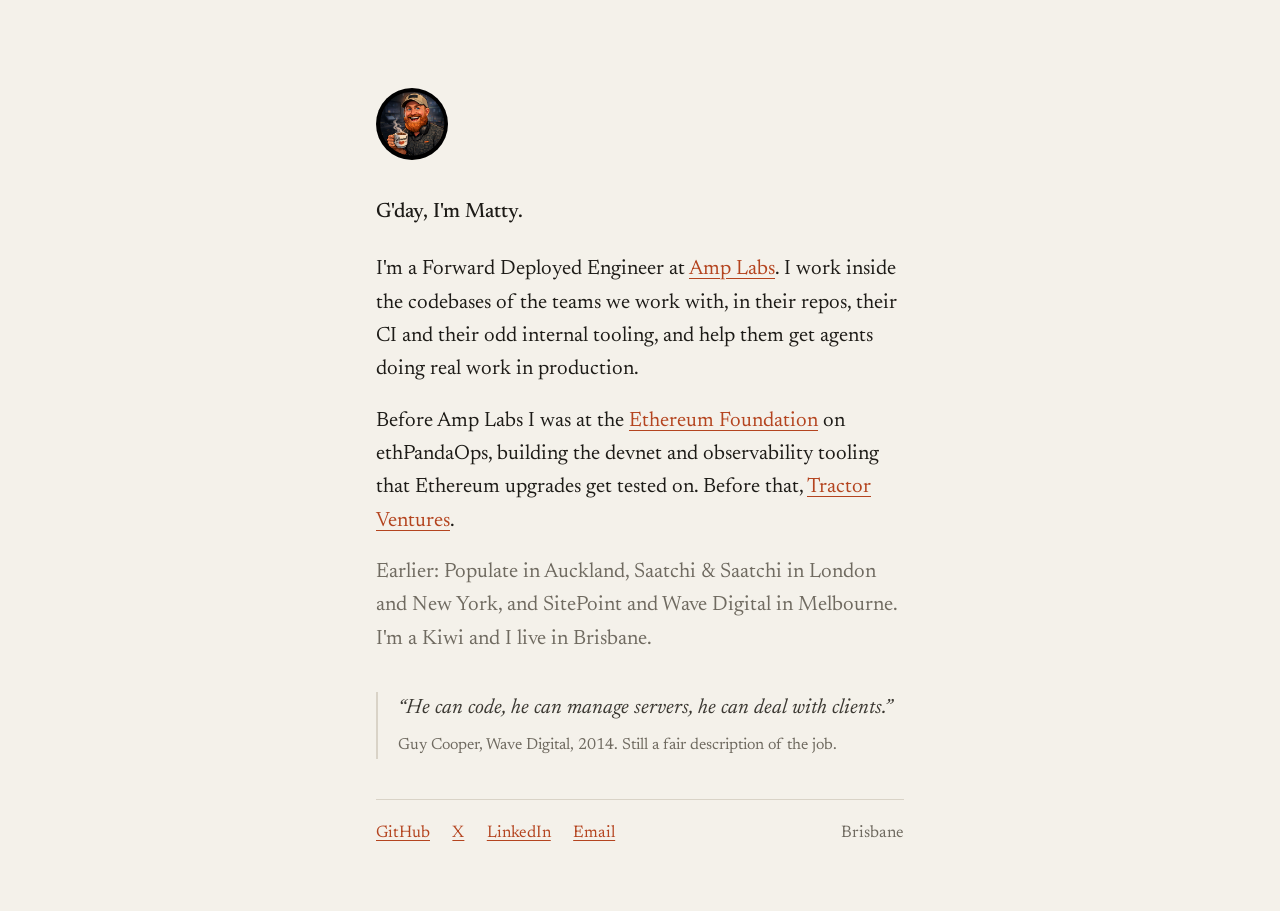
<file: index.html>
<!doctype html>
<html lang="en">
<head>
  <meta charset="utf-8">
  <meta name="viewport" content="width=device-width, initial-scale=1">
  <meta name="theme-color" content="#f4f1ea">
  <title>Matty Evans</title>
  <meta name="description" content="Matty Evans is a Forward Deployed Engineer at Amp Labs, based in Brisbane, Australia.">
  <meta property="og:title" content="Matty Evans">
  <meta property="og:description" content="Forward Deployed Engineer at Amp Labs. Previously the Ethereum Foundation.">
  <meta property="og:image" content="https://www.downunder.dev/new.png?v=20260824">
  <meta property="og:url" content="https://downunder.dev">
  <meta name="twitter:card" content="summary">
  <link rel="icon" type="image/png" href="new.png">
  <link rel="preconnect" href="https://fonts.googleapis.com">
  <link rel="preconnect" href="https://fonts.gstatic.com" crossorigin>
  <link href="https://fonts.googleapis.com/css2?family=Newsreader:ital,opsz,wght@0,6..72,400;0,6..72,500;1,6..72,400&display=swap" rel="stylesheet">
  <style>
    :root { --ink: #1d1b17; --paper: #f4f1ea; --muted: #6f6a60; --rule: #d9d3c7; --link: #b4441f; }
    * { box-sizing: border-box; }
    html { background: var(--paper); color: var(--ink); }
    body { margin: 0; font: 400 1.3rem/1.6 Newsreader, Georgia, serif; -webkit-font-smoothing: antialiased; }
    main { max-width: 36rem; margin: 0 auto; padding: 5.5rem 1.5rem 4rem; }
    img { display: block; width: 4.5rem; height: 4.5rem; margin-bottom: 2.25rem; border-radius: 50%; }
    h1 { margin: 0 0 1.5rem; font-size: 1.3rem; font-weight: 500; }
    p { margin: 0 0 1.15rem; }
    a { color: var(--link); text-decoration-thickness: 1px; text-underline-offset: .18em; transition: text-decoration-thickness .2s, text-underline-offset .2s; }
    a:hover { text-decoration-thickness: 2px; text-underline-offset: .24em; }
    a:focus-visible { outline: 2px solid var(--link); outline-offset: 3px; }
    .then { color: var(--muted); }
    blockquote { margin: 2.25rem 0; padding-left: 1.25rem; border-left: 2px solid var(--rule); color: #3b3832; font-style: italic; }
    blockquote footer { margin-top: .5rem; color: var(--muted); font-size: 1rem; font-style: normal; }
    .links { display: flex; flex-wrap: wrap; gap: 1.4rem; margin-top: 2.5rem; padding-top: 1.25rem; border-top: 1px solid var(--rule); font-size: 1.05rem; }
    .links span { margin-left: auto; color: var(--muted); }
    img { transition: transform .5s cubic-bezier(.2,.8,.2,1); }
    img:hover { transform: rotate(-8deg) scale(1.04); }
    main > * { animation: rise .7s cubic-bezier(.2,.8,.2,1) both; }
    main > :nth-child(2) { animation-delay: .08s; }
    main > :nth-child(3) { animation-delay: .16s; }
    main > :nth-child(4) { animation-delay: .24s; }
    main > :nth-child(5) { animation-delay: .32s; }
    main > :nth-child(6) { animation-delay: .4s; }
    main > :nth-child(7) { animation-delay: .48s; }
    @keyframes rise { from { opacity: 0; transform: translateY(.6rem); } }
    @media (prefers-reduced-motion: reduce) {
      *, *::before, *::after { animation: none !important; transition: none !important; }
    }
    @media (max-width: 480px) {
      body { font-size: 1.15rem; }
      main { padding-top: 3.5rem; }
      .links { gap: 1.1rem; }
      .links span { width: 100%; margin-left: 0; }
    }
  </style>
</head>
<body>
  <main>
    <img src="/new.png?v=20260824" alt="Matty Evans" width="512" height="512">
    <h1>G'day, I'm Matty.</h1>

    <p>I'm a Forward Deployed Engineer at <a href="https://ampcode.com">Amp Labs</a>. I work inside the codebases of the teams we work with, in their repos, their CI and their odd internal tooling, and help them get agents doing real work in production.</p>

    <p>Before Amp Labs I was at the <a href="https://ethereum.foundation">Ethereum Foundation</a> on ethPandaOps, building the devnet and observability tooling that Ethereum upgrades get tested on. Before that, <a href="https://tractorventures.com">Tractor Ventures</a>.</p>

    <p class="then">Earlier: Populate in Auckland, Saatchi &amp; Saatchi in London and New York, and SitePoint and Wave Digital in Melbourne. I'm a Kiwi and I live in Brisbane.</p>

    <blockquote>
      “He can code, he can manage servers, he can deal with clients.”
      <footer>Guy Cooper, Wave Digital, 2014. Still a fair description of the job.</footer>
    </blockquote>

    <nav class="links" aria-label="Elsewhere">
      <a href="https://github.com/mattevans" rel="me">GitHub</a>
      <a href="https://x.com/mattevansnz" rel="me">X</a>
      <a href="https://www.linkedin.com/in/mathewevans/" rel="me">LinkedIn</a>
      <a href="mailto:mattevansnz@gmail.com">Email</a>
      <span>Brisbane</span>
    </nav>
  </main>
</body>
</html>
</file>
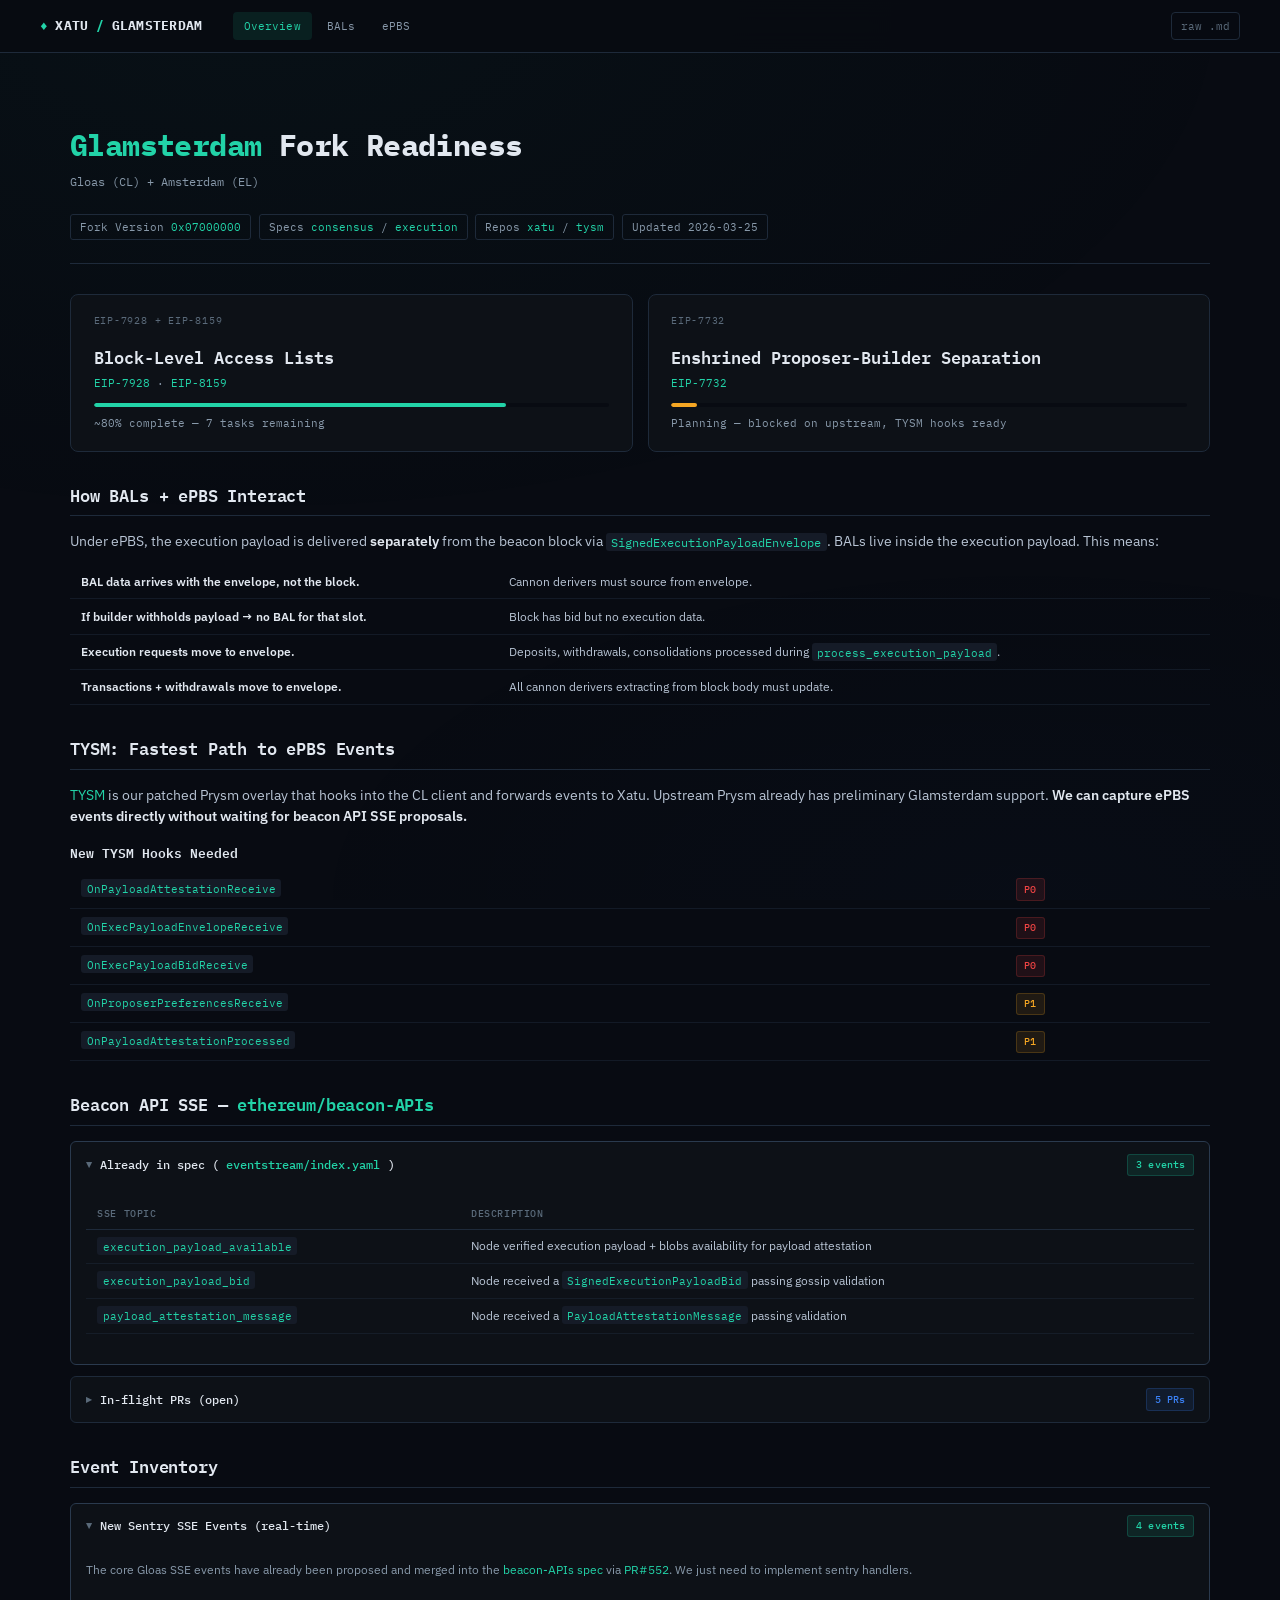
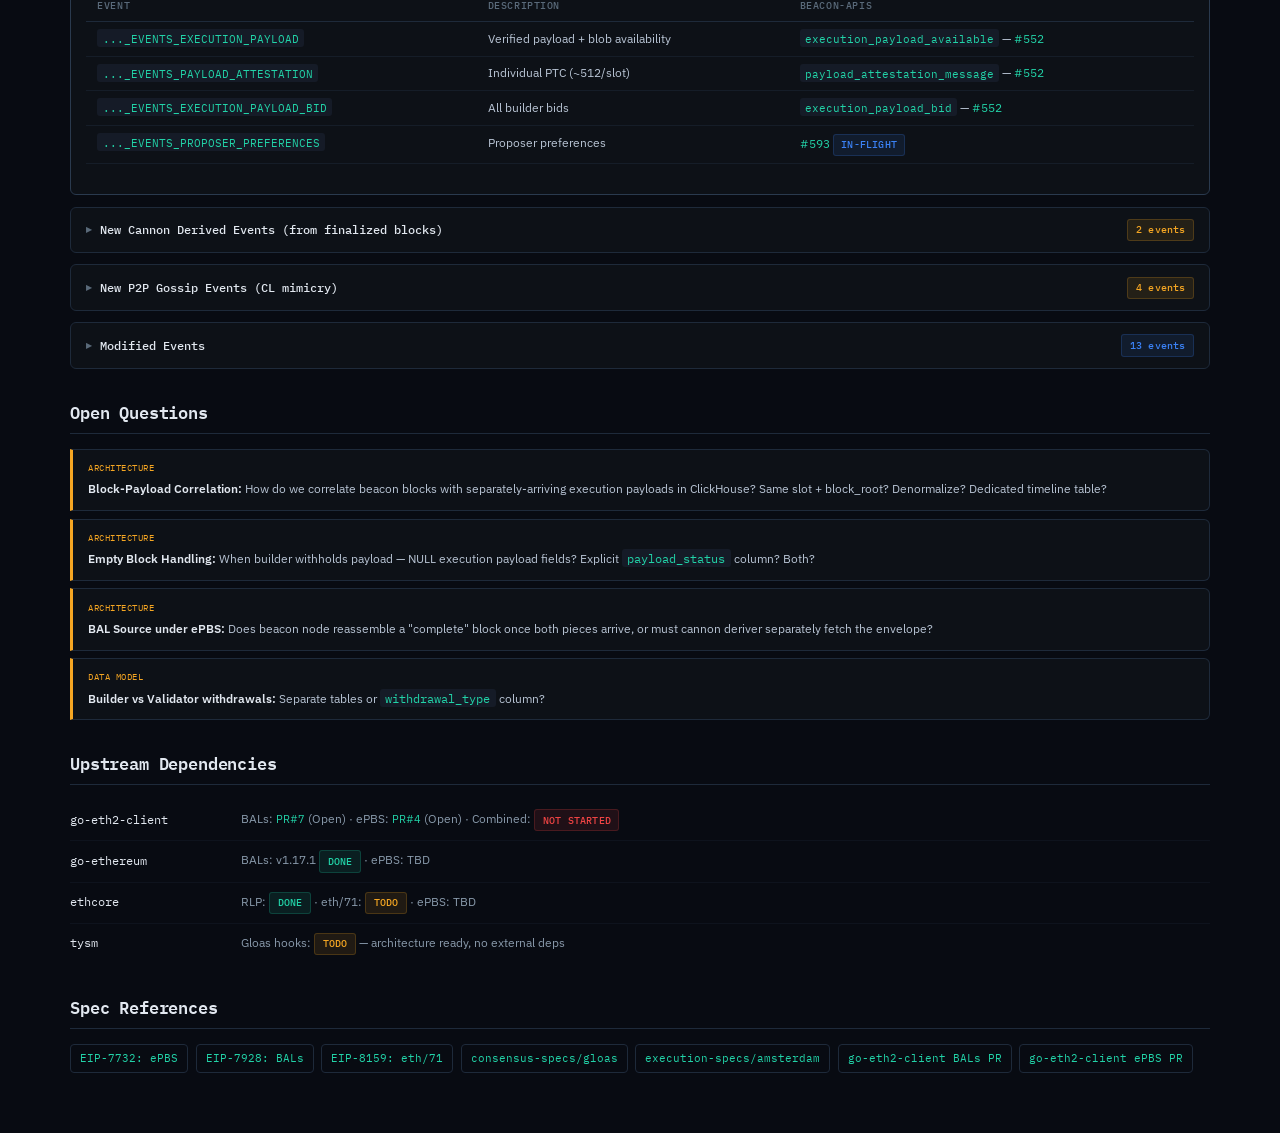
<file: ef/index.html>
<!DOCTYPE html>
<html lang="en">
<head>
<meta charset="UTF-8">
<meta name="viewport" content="width=device-width, initial-scale=1.0">
<title>Glamsterdam — Xatu Fork Readiness</title>
<link rel="preconnect" href="https://fonts.googleapis.com">
<link href="https://fonts.googleapis.com/css2?family=IBM+Plex+Mono:wght@400;500;600;700&family=IBM+Plex+Sans:wght@400;500;600&display=swap" rel="stylesheet">
<style>
*{margin:0;padding:0;box-sizing:border-box}
:root{
  --bg:#080b12;--bg2:#0d1117;--bg3:#151b27;--bg4:#1c2333;
  --border:#1e2a3a;--border2:#2a3a4e;
  --text:#b8c4d4;--text2:#8899aa;--text3:#5a6a7a;
  --white:#e2e8f0;
  --accent:#22d3a8;--accent2:#0ea67a;--accent-dim:rgba(34,211,168,0.1);
  --amber:#f5a623;--amber-dim:rgba(245,166,35,0.1);
  --red:#ef4444;--red-dim:rgba(239,68,68,0.1);
  --blue:#3b82f6;--blue-dim:rgba(59,130,246,0.1);
  --purple:#a78bfa;--purple-dim:rgba(167,139,250,0.1);
  --mono:'IBM Plex Mono',monospace;--sans:'IBM Plex Sans',sans-serif;
}
html{font-size:15px;scroll-behavior:smooth}
body{background:var(--bg);color:var(--text);font-family:var(--sans);line-height:1.6;min-height:100vh}
body::before{content:'';position:fixed;inset:0;background:
  radial-gradient(ellipse 80% 60% at 20% 0%,rgba(34,211,168,0.03),transparent),
  radial-gradient(ellipse 60% 40% at 80% 100%,rgba(59,130,246,0.02),transparent);
  pointer-events:none;z-index:0}

/* NAV */
nav{position:sticky;top:0;z-index:100;background:rgba(8,11,18,0.92);backdrop-filter:blur(12px);border-bottom:1px solid var(--border);padding:0 2rem}
nav .inner{max-width:1200px;margin:0 auto;display:flex;align-items:center;gap:2rem;height:52px}
nav .logo{font-family:var(--mono);font-weight:700;font-size:0.85rem;color:var(--white);letter-spacing:0.02em;display:flex;align-items:center;gap:0.5rem}
nav .logo span{color:var(--accent)}
nav .links{display:flex;gap:0.25rem}
nav .links a{font-family:var(--mono);font-size:0.75rem;color:var(--text2);text-decoration:none;padding:0.35rem 0.75rem;border-radius:4px;transition:all 0.15s;letter-spacing:0.01em}
nav .links a:hover{color:var(--white);background:var(--bg3)}
nav .links a.active{color:var(--accent);background:var(--accent-dim)}
nav .raw{margin-left:auto;font-family:var(--mono);font-size:0.7rem;color:var(--text3);text-decoration:none;padding:0.3rem 0.6rem;border:1px solid var(--border);border-radius:4px;transition:all 0.15s}
nav .raw:hover{color:var(--text);border-color:var(--border2)}

/* MAIN */
main{max-width:1200px;margin:0 auto;padding:2rem;position:relative;z-index:1}

/* HERO */
.hero{padding:2.5rem 0 1.5rem;border-bottom:1px solid var(--border);margin-bottom:2rem}
.hero h1{font-family:var(--mono);font-size:2rem;font-weight:700;color:var(--white);letter-spacing:-0.02em;margin-bottom:0.25rem}
.hero h1 span{color:var(--accent)}
.hero .sub{font-family:var(--mono);font-size:0.8rem;color:var(--text2);margin-bottom:1.5rem}
.hero .meta{display:flex;flex-wrap:wrap;gap:0.5rem}
.hero .tag{font-family:var(--mono);font-size:0.7rem;padding:0.25rem 0.6rem;border-radius:3px;border:1px solid var(--border);color:var(--text2)}
.hero .tag a{color:var(--accent);text-decoration:none}
.hero .tag a:hover{text-decoration:underline}

/* STATUS CARDS */
.status-grid{display:grid;grid-template-columns:1fr 1fr;gap:1rem;margin-bottom:2rem}
.status-card{background:var(--bg2);border:1px solid var(--border);border-radius:8px;padding:1.25rem 1.5rem;transition:border-color 0.2s}
.status-card:hover{border-color:var(--border2)}
.status-card .label{font-family:var(--mono);font-size:0.65rem;text-transform:uppercase;letter-spacing:0.08em;color:var(--text3);margin-bottom:0.5rem}
.status-card h3{font-family:var(--mono);font-size:1.1rem;color:var(--white);margin-bottom:0.25rem}
.status-card h3 a{color:var(--white);text-decoration:none}
.status-card h3 a:hover{color:var(--accent)}
.status-card .eip{font-family:var(--mono);font-size:0.75rem;color:var(--text2);margin-bottom:0.75rem}
.status-card .eip a{color:var(--accent);text-decoration:none}
.status-bar{height:4px;border-radius:2px;background:var(--bg);overflow:hidden;margin-bottom:0.5rem}
.status-bar .fill{height:100%;border-radius:2px;transition:width 0.6s ease}
.status-card .pct{font-family:var(--mono);font-size:0.7rem;color:var(--text2)}
.fill-green{background:var(--accent)}
.fill-amber{background:var(--amber)}
.fill-red{background:var(--red)}

/* PILL / BADGE */
.pill{display:inline-block;font-family:var(--mono);font-size:0.65rem;padding:0.15rem 0.5rem;border-radius:3px;font-weight:500;letter-spacing:0.02em}
.pill-done{background:var(--accent-dim);color:var(--accent);border:1px solid rgba(34,211,168,0.2)}
.pill-todo{background:var(--amber-dim);color:var(--amber);border:1px solid rgba(245,166,35,0.2)}
.pill-blocked{background:var(--red-dim);color:var(--red);border:1px solid rgba(239,68,68,0.2)}
.pill-info{background:var(--blue-dim);color:var(--blue);border:1px solid rgba(59,130,246,0.2)}
.pill-p0{background:var(--red-dim);color:var(--red);border:1px solid rgba(239,68,68,0.2)}
.pill-p1{background:var(--amber-dim);color:var(--amber);border:1px solid rgba(245,166,35,0.2)}

/* SECTIONS */
section{margin-bottom:2rem}
section h2{font-family:var(--mono);font-size:1.1rem;font-weight:600;color:var(--white);padding-bottom:0.5rem;border-bottom:1px solid var(--border);margin-bottom:1rem;letter-spacing:-0.01em}
section h3{font-family:var(--mono);font-size:0.85rem;font-weight:600;color:var(--white);margin:1rem 0 0.5rem}
p{margin-bottom:0.75rem;font-size:0.9rem}
a{color:var(--accent);text-decoration:none}
a:hover{text-decoration:underline}
strong{color:var(--white);font-weight:600}
code{font-family:var(--mono);font-size:0.8rem;background:var(--bg3);padding:0.1rem 0.35rem;border-radius:3px;color:var(--accent)}

/* TABLES */
table{width:100%;border-collapse:collapse;font-size:0.8rem;margin-bottom:1rem}
th{font-family:var(--mono);font-size:0.65rem;text-transform:uppercase;letter-spacing:0.06em;color:var(--text3);text-align:left;padding:0.5rem 0.75rem;border-bottom:1px solid var(--border);font-weight:500}
td{padding:0.5rem 0.75rem;border-bottom:1px solid rgba(30,42,58,0.5);color:var(--text);vertical-align:top}
tr:hover td{background:rgba(13,17,23,0.5)}
td code{font-size:0.75rem}

/* DETAILS / COLLAPSIBLE */
details{background:var(--bg2);border:1px solid var(--border);border-radius:6px;margin-bottom:0.75rem;overflow:hidden}
details[open]{border-color:var(--border2)}
summary{font-family:var(--mono);font-size:0.8rem;font-weight:500;color:var(--white);padding:0.75rem 1rem;cursor:pointer;user-select:none;display:flex;align-items:center;gap:0.5rem;transition:background 0.15s}
summary:hover{background:var(--bg3)}
summary::marker{content:''}
summary::before{content:'\25B6';font-size:0.55rem;color:var(--text3);transition:transform 0.2s;flex-shrink:0}
details[open] summary::before{transform:rotate(90deg)}
summary .pill{margin-left:auto}
details .content{padding:0.75rem 1rem 1rem}
details .content p{font-size:0.85rem}
details .content table{font-size:0.78rem}

/* ROADMAP */
.roadmap{position:relative;padding-left:1.5rem}
.roadmap::before{content:'';position:absolute;left:5px;top:0;bottom:0;width:1px;background:var(--border)}
.phase{position:relative;margin-bottom:1.25rem;padding-left:1.25rem}
.phase::before{content:'';position:absolute;left:-1.5rem;top:0.5rem;width:11px;height:11px;border-radius:50%;border:2px solid var(--border);background:var(--bg)}
.phase.active::before{border-color:var(--accent);background:var(--accent);box-shadow:0 0 8px rgba(34,211,168,0.3)}
.phase.done::before{border-color:var(--accent);background:var(--accent)}
.phase.blocked::before{border-color:var(--amber);background:var(--amber)}
.phase .num{font-family:var(--mono);font-size:0.65rem;color:var(--text3);text-transform:uppercase;letter-spacing:0.06em}
.phase h4{font-family:var(--mono);font-size:0.85rem;color:var(--white);margin:0.1rem 0 0.25rem}
.phase p{font-size:0.8rem;color:var(--text2);margin:0}

/* EVENT GRID */
.event-grid{display:grid;grid-template-columns:1fr 1fr;gap:0.5rem;margin-bottom:1rem}
.event-item{background:var(--bg2);border:1px solid var(--border);border-radius:5px;padding:0.6rem 0.8rem;font-size:0.75rem;display:flex;flex-direction:column;gap:0.25rem}
.event-item .name{font-family:var(--mono);font-size:0.7rem;color:var(--white);word-break:break-all}
.event-item .src{font-family:var(--mono);font-size:0.6rem;color:var(--text3);text-transform:uppercase;letter-spacing:0.04em}

/* DECISION LOG */
.decision{display:flex;gap:0.75rem;padding:0.6rem 0;border-bottom:1px solid rgba(30,42,58,0.3);font-size:0.8rem;align-items:baseline}
.decision:last-child{border-bottom:none}
.decision .id{font-family:var(--mono);font-size:0.65rem;color:var(--text3);flex-shrink:0;width:2rem}
.decision .q{color:var(--text2);flex:1}
.decision .a{color:var(--white);font-weight:500;flex:1}

/* QUESTION */
.question{background:var(--bg2);border:1px solid var(--border);border-left:3px solid var(--amber);border-radius:0 6px 6px 0;padding:0.75rem 1rem;margin-bottom:0.5rem}
.question .cat{font-family:var(--mono);font-size:0.6rem;color:var(--amber);text-transform:uppercase;letter-spacing:0.06em;margin-bottom:0.25rem}
.question p{font-size:0.82rem;margin:0;color:var(--text)}

/* DEPS */
.dep-row{display:flex;align-items:center;gap:0.75rem;padding:0.6rem 0;border-bottom:1px solid rgba(30,42,58,0.3);font-size:0.8rem}
.dep-row:last-child{border-bottom:none}
.dep-row .dep-name{font-family:var(--mono);font-size:0.78rem;color:var(--white);flex:0 0 160px}
.dep-row .dep-status{flex:1;color:var(--text2)}
.dep-row a{font-size:0.75rem}

/* COLS */
.cols{display:grid;grid-template-columns:1fr 1fr;gap:1.5rem}
@media(max-width:800px){.cols,.status-grid,.event-grid{grid-template-columns:1fr}}

/* ANIMATIONS */
@keyframes fadeUp{from{opacity:0;transform:translateY(8px)}to{opacity:1;transform:translateY(0)}}
section{animation:fadeUp 0.4s ease both}
section:nth-child(2){animation-delay:0.05s}
section:nth-child(3){animation-delay:0.1s}
section:nth-child(4){animation-delay:0.15s}
section:nth-child(5){animation-delay:0.2s}
section:nth-child(6){animation-delay:0.25s}
section:nth-child(7){animation-delay:0.3s}
section:nth-child(8){animation-delay:0.35s}
</style>
</head>
<body>

<nav>
  <div class="inner">
    <div class="logo"><span>&diamondsuit;</span> XATU <span>/</span> GLAMSTERDAM</div>
    <div class="links">
      <a href="index.html" class="active">Overview</a>
      <a href="bals.html">BALs</a>
      <a href="epbs.html">ePBS</a>
    </div>
    <a href="glamsterdam_overview.md" class="raw">raw .md</a>
  </div>
</nav>

<main>

<!-- HERO -->
<div class="hero">
  <h1><span>Glamsterdam</span> Fork Readiness</h1>
  <div class="sub">Gloas (CL) + Amsterdam (EL)</div>
  <div class="meta">
    <span class="tag">Fork Version <a href="https://github.com/ethereum/consensus-specs/blob/master/specs/gloas/fork.md#configuration">0x07000000</a></span>
    <span class="tag">Specs <a href="https://github.com/ethereum/consensus-specs/tree/master/specs/gloas">consensus</a> / <a href="https://github.com/ethereum/execution-specs/tree/forks/amsterdam">execution</a></span>
    <span class="tag">Repos <a href="https://github.com/ethpandaops/xatu">xatu</a> / <a href="https://github.com/ethpandaops/tysm">tysm</a></span>
    <span class="tag">Updated 2026-03-25</span>
  </div>
</div>

<!-- STATUS CARDS -->
<section>
  <div class="status-grid">
    <div class="status-card">
      <div class="label">EIP-7928 + EIP-8159</div>
      <h3><a href="bals.html">Block-Level Access Lists</a></h3>
      <div class="eip"><a href="https://eips.ethereum.org/EIPS/eip-7928">EIP-7928</a> &middot; <a href="https://eips.ethereum.org/EIPS/eip-8159">EIP-8159</a></div>
      <div class="status-bar"><div class="fill fill-green" style="width:80%"></div></div>
      <div class="pct">~80% complete &mdash; 7 tasks remaining</div>
    </div>
    <div class="status-card">
      <div class="label">EIP-7732</div>
      <h3><a href="epbs.html">Enshrined Proposer-Builder Separation</a></h3>
      <div class="eip"><a href="https://eips.ethereum.org/EIPS/eip-7732">EIP-7732</a></div>
      <div class="status-bar"><div class="fill fill-amber" style="width:5%"></div></div>
      <div class="pct">Planning &mdash; blocked on upstream, TYSM hooks ready</div>
    </div>
  </div>
</section>

<!-- HOW THEY INTERACT -->
<section>
  <h2>How BALs + ePBS Interact</h2>
  <p>Under ePBS, the execution payload is delivered <strong>separately</strong> from the beacon block via <code>SignedExecutionPayloadEnvelope</code>. BALs live inside the execution payload. This means:</p>
  <table>
    <tr><td><strong>BAL data arrives with the envelope, not the block.</strong></td><td>Cannon derivers must source from envelope.</td></tr>
    <tr><td><strong>If builder withholds payload &rarr; no BAL for that slot.</strong></td><td>Block has bid but no execution data.</td></tr>
    <tr><td><strong>Execution requests move to envelope.</strong></td><td>Deposits, withdrawals, consolidations processed during <a href="https://github.com/ethereum/consensus-specs/blob/master/specs/gloas/beacon-chain.md#new-process_execution_payload"><code>process_execution_payload</code></a>.</td></tr>
    <tr><td><strong>Transactions + withdrawals move to envelope.</strong></td><td>All cannon derivers extracting from block body must update.</td></tr>
  </table>
</section>

<!-- TYSM -->
<section>
  <h2>TYSM: Fastest Path to ePBS Events</h2>
  <p><a href="https://github.com/ethpandaops/tysm">TYSM</a> is our patched Prysm overlay that hooks into the CL client and forwards events to Xatu. Upstream Prysm already has preliminary Glamsterdam support. <strong>We can capture ePBS events directly without waiting for beacon API SSE proposals.</strong></p>

  <div style="margin-top:1rem">
    <div>
      <h3>New TYSM Hooks Needed</h3>
      <table>
        <tbody>
          <tr><td><code>OnPayloadAttestationReceive</code></td><td><span class="pill pill-p0">P0</span></td></tr>
          <tr><td><code>OnExecPayloadEnvelopeReceive</code></td><td><span class="pill pill-p0">P0</span></td></tr>
          <tr><td><code>OnExecPayloadBidReceive</code></td><td><span class="pill pill-p0">P0</span></td></tr>
          <tr><td><code>OnProposerPreferencesReceive</code></td><td><span class="pill pill-p1">P1</span></td></tr>
          <tr><td><code>OnPayloadAttestationProcessed</code></td><td><span class="pill pill-p1">P1</span></td></tr>
        </tbody>
      </table>
    </div>
  </div>
</section>

<!-- BEACON API -->
<section>
  <h2>Beacon API SSE — <a href="https://github.com/ethereum/beacon-APIs">ethereum/beacon-APIs</a></h2>
  <details open>
    <summary>Already in spec (<a href="https://github.com/ethereum/beacon-APIs/blob/master/apis/eventstream/index.yaml" style="color:var(--accent)">eventstream/index.yaml</a>) <span class="pill pill-done">3 events</span></summary>
    <div class="content">
      <table>
        <thead><tr><th>SSE Topic</th><th>Description</th></tr></thead>
        <tbody>
          <tr><td><code>execution_payload_available</code></td><td>Node verified execution payload + blobs availability for payload attestation</td></tr>
          <tr><td><code>execution_payload_bid</code></td><td>Node received a <code>SignedExecutionPayloadBid</code> passing gossip validation</td></tr>
          <tr><td><code>payload_attestation_message</code></td><td>Node received a <code>PayloadAttestationMessage</code> passing validation</td></tr>
        </tbody>
      </table>
    </div>
  </details>
  <details>
    <summary>In-flight PRs (open) <span class="pill pill-info">5 PRs</span></summary>
    <div class="content">
      <table>
        <thead><tr><th>Event</th><th>PR</th><th>Author</th></tr></thead>
        <tbody>
          <tr><td><code>execution_payload_gossip</code> (timing)</td><td><a href="https://github.com/ethereum/beacon-APIs/pull/588">#588</a></td><td>nflaig</td></tr>
          <tr><td><code>proposer_preferences</code> SSE + pool</td><td><a href="https://github.com/ethereum/beacon-APIs/pull/593">#593</a></td><td>bharath-123</td></tr>
          <tr><td><code>head_v2</code> (deprecates <code>head</code>)</td><td><a href="https://github.com/ethereum/beacon-APIs/pull/590">#590</a></td><td>chong-he</td></tr>
          <tr><td><code>chain_reorg</code> + exec block hashes</td><td><a href="https://github.com/ethereum/beacon-APIs/pull/585">#585</a></td><td>bharath-123</td></tr>
          <tr><td>PTC duty endpoint</td><td><a href="https://github.com/ethereum/beacon-APIs/pull/592">#592</a></td><td>nflaig</td></tr>
        </tbody>
      </table>
    </div>
  </details>
</section>

<!-- EVENT INVENTORY -->

<section>
  <h2>Event Inventory</h2>

  <details open>
    <summary>New Sentry SSE Events (real-time) <span class="pill pill-done">4 events</span></summary>
    <div class="content">
      <p style="font-size:0.82rem;color:var(--text2);margin-bottom:0.75rem">The core Gloas SSE events have already been proposed and merged into the <a href="https://github.com/ethereum/beacon-APIs/blob/master/apis/eventstream/index.yaml">beacon-APIs spec</a> via <a href="https://github.com/ethereum/beacon-APIs/pull/552">PR#552</a>. We just need to implement sentry handlers.</p>
      <table>
        <thead><tr><th>Event</th><th>Description</th><th>beacon-APIs</th></tr></thead>
        <tbody>
          <tr><td><code>..._EVENTS_EXECUTION_PAYLOAD</code></td><td>Verified payload + blob availability</td><td><code>execution_payload_available</code> &mdash; <a href="https://github.com/ethereum/beacon-APIs/pull/552">#552</a></td></tr>
          <tr><td><code>..._EVENTS_PAYLOAD_ATTESTATION</code></td><td>Individual PTC (~512/slot)</td><td><code>payload_attestation_message</code> &mdash; <a href="https://github.com/ethereum/beacon-APIs/pull/552">#552</a></td></tr>
          <tr><td><code>..._EVENTS_EXECUTION_PAYLOAD_BID</code></td><td>All builder bids</td><td><code>execution_payload_bid</code> &mdash; <a href="https://github.com/ethereum/beacon-APIs/pull/552">#552</a></td></tr>
          <tr><td><code>..._EVENTS_PROPOSER_PREFERENCES</code></td><td>Proposer preferences</td><td><a href="https://github.com/ethereum/beacon-APIs/pull/593">#593</a> <span class="pill pill-info">IN-FLIGHT</span></td></tr>
        </tbody>
      </table>
    </div>
  </details>

  <details>
    <summary>New Cannon Derived Events (from finalized blocks) <span class="pill pill-todo">2 events</span></summary>
    <div class="content">
      <table>
        <thead><tr><th>Event</th><th>Description</th></tr></thead>
        <tbody>
          <tr><td><code>..._BLOCK_PAYLOAD_ATTESTATION</code></td><td>Aggregated PTC from block (max 4)</td></tr>
          <tr><td><code>..._BLOCK_EXECUTION_PAYLOAD_BID</code></td><td>Winning bid from block (1/block)</td></tr>
        </tbody>
      </table>
    </div>
  </details>

  <details>
    <summary>New P2P Gossip Events (CL mimicry) <span class="pill pill-todo">4 events</span></summary>
    <div class="content">
      <table>
        <thead><tr><th>Event</th><th>Gossip Topic</th></tr></thead>
        <tbody>
          <tr><td><code>GOSSIPSUB_EXECUTION_PAYLOAD_ENVELOPE</code></td><td><code>execution_payload</code></td></tr>
          <tr><td><code>GOSSIPSUB_EXECUTION_PAYLOAD_BID</code></td><td><code>execution_payload_bid</code></td></tr>
          <tr><td><code>GOSSIPSUB_PAYLOAD_ATTESTATION_MESSAGE</code></td><td><code>payload_attestation_message</code></td></tr>
          <tr><td><code>GOSSIPSUB_PROPOSER_PREFERENCES</code></td><td><code>proposer_preferences</code></td></tr>
        </tbody>
      </table>
    </div>
  </details>

  <details>
    <summary>Modified Events <span class="pill pill-info">13 events</span></summary>
    <div class="content">
      <table>
        <thead><tr><th>Event</th><th>Change</th></tr></thead>
        <tbody>
          <tr><td><code>ETH_V2_BEACON_BLOCK</code></td><td>Block body has bid instead of execution_payload</td></tr>
          <tr><td><code>ETH_V2_..._EXECUTION_TRANSACTION</code></td><td>Source from envelope</td></tr>
          <tr><td><code>ETH_V2_..._WITHDRAWAL</code></td><td>Source from envelope + builder withdrawals via <code>BUILDER_INDEX_FLAG</code></td></tr>
          <tr><td><code>ETH_V1_EVENTS_BLOCK</code></td><td>Block arrives before payload</td></tr>
          <tr><td><code>ETH_V1_EVENTS_HEAD</code></td><td><code>head_v2</code> replaces <code>head</code> (<a href="https://github.com/ethereum/beacon-APIs/pull/590">#590</a>)</td></tr>
          <tr><td><code>ETH_V1_EVENTS_CHAIN_REORG</code></td><td>Adds execution block hashes — payload reorgs possible (<a href="https://github.com/ethereum/beacon-APIs/pull/585">#585</a>)</td></tr>
          <tr><td><code>ETH_V1_EVENTS_ATTESTATION</code></td><td>Index field: 0=no payload, 1=payload present</td></tr>
          <tr><td><code>ETH_V2_..._ACCESS_LIST</code></td><td>BAL in envelope, not block body</td></tr>
          <tr><td><code>CONSENSUS_ENGINE_API_NEW_PAYLOAD</code></td><td>V5 format</td></tr>
          <tr><td><code>ETH_V1_DEBUG_FORK_CHOICE</code></td><td>PayloadStatus (EMPTY/FULL/PENDING) + PTC votes</td></tr>
          <tr><td><code>ETH_V1_EVENTS_DATA_COLUMN_SIDECAR</code></td><td>Structural change (additive columns)</td></tr>
          <tr><td><code>GOSSIPSUB_DATA_COLUMN_SIDECAR</code></td><td>Structural change (additive columns)</td></tr>
        </tbody>
      </table>
    </div>
  </details>
</section>

<!-- OPEN QUESTIONS -->
<section>
  <h2>Open Questions</h2>
  <div class="question"><div class="cat">Architecture</div><p><strong>Block-Payload Correlation:</strong> How do we correlate beacon blocks with separately-arriving execution payloads in ClickHouse? Same slot + block_root? Denormalize? Dedicated timeline table?</p></div>
  <div class="question"><div class="cat">Architecture</div><p><strong>Empty Block Handling:</strong> When builder withholds payload &mdash; NULL execution payload fields? Explicit <code>payload_status</code> column? Both?</p></div>
  <div class="question"><div class="cat">Architecture</div><p><strong>BAL Source under ePBS:</strong> Does beacon node reassemble a "complete" block once both pieces arrive, or must cannon deriver separately fetch the envelope?</p></div>
  <div class="question"><div class="cat">Data Model</div><p><strong>Builder vs Validator withdrawals:</strong> Separate tables or <code>withdrawal_type</code> column?</p></div>
</section>

<!-- UPSTREAM DEPS -->
<section>
  <h2>Upstream Dependencies</h2>
  <div class="dep-row"><span class="dep-name">go-eth2-client</span><span class="dep-status">BALs: <a href="https://github.com/pk910/go-eth2-client/pull/7">PR#7</a> (Open) &middot; ePBS: <a href="https://github.com/pk910/go-eth2-client/pull/4">PR#4</a> (Open) &middot; Combined: <span class="pill pill-blocked">NOT STARTED</span></span></div>
  <div class="dep-row"><span class="dep-name">go-ethereum</span><span class="dep-status">BALs: v1.17.1 <span class="pill pill-done">DONE</span> &middot; ePBS: TBD</span></div>
  <div class="dep-row"><span class="dep-name">ethcore</span><span class="dep-status">RLP: <span class="pill pill-done">DONE</span> &middot; eth/71: <span class="pill pill-todo">TODO</span> &middot; ePBS: TBD</span></div>
  <div class="dep-row"><span class="dep-name">tysm</span><span class="dep-status">Gloas hooks: <span class="pill pill-todo">TODO</span> &mdash; architecture ready, no external deps</span></div>
</section>

<!-- SPEC REFS -->
<section>
  <h2>Spec References</h2>
  <div style="display:flex;flex-wrap:wrap;gap:0.5rem">
    <a href="https://eips.ethereum.org/EIPS/eip-7732" class="tag" style="font-family:var(--mono);font-size:0.75rem;padding:0.3rem 0.6rem;border:1px solid var(--border);border-radius:4px;color:var(--accent);text-decoration:none">EIP-7732: ePBS</a>
    <a href="https://eips.ethereum.org/EIPS/eip-7928" class="tag" style="font-family:var(--mono);font-size:0.75rem;padding:0.3rem 0.6rem;border:1px solid var(--border);border-radius:4px;color:var(--accent);text-decoration:none">EIP-7928: BALs</a>
    <a href="https://eips.ethereum.org/EIPS/eip-8159" class="tag" style="font-family:var(--mono);font-size:0.75rem;padding:0.3rem 0.6rem;border:1px solid var(--border);border-radius:4px;color:var(--accent);text-decoration:none">EIP-8159: eth/71</a>
    <a href="https://github.com/ethereum/consensus-specs/tree/master/specs/gloas" class="tag" style="font-family:var(--mono);font-size:0.75rem;padding:0.3rem 0.6rem;border:1px solid var(--border);border-radius:4px;color:var(--accent);text-decoration:none">consensus-specs/gloas</a>
    <a href="https://github.com/ethereum/execution-specs/tree/forks/amsterdam/src/ethereum/forks/amsterdam" class="tag" style="font-family:var(--mono);font-size:0.75rem;padding:0.3rem 0.6rem;border:1px solid var(--border);border-radius:4px;color:var(--accent);text-decoration:none">execution-specs/amsterdam</a>
    <a href="https://github.com/pk910/go-eth2-client/pull/7" class="tag" style="font-family:var(--mono);font-size:0.75rem;padding:0.3rem 0.6rem;border:1px solid var(--border);border-radius:4px;color:var(--accent);text-decoration:none">go-eth2-client BALs PR</a>
    <a href="https://github.com/pk910/go-eth2-client/pull/4" class="tag" style="font-family:var(--mono);font-size:0.75rem;padding:0.3rem 0.6rem;border:1px solid var(--border);border-radius:4px;color:var(--accent);text-decoration:none">go-eth2-client ePBS PR</a>
  </div>
</section>

</main>
</body>
</html>
</file>
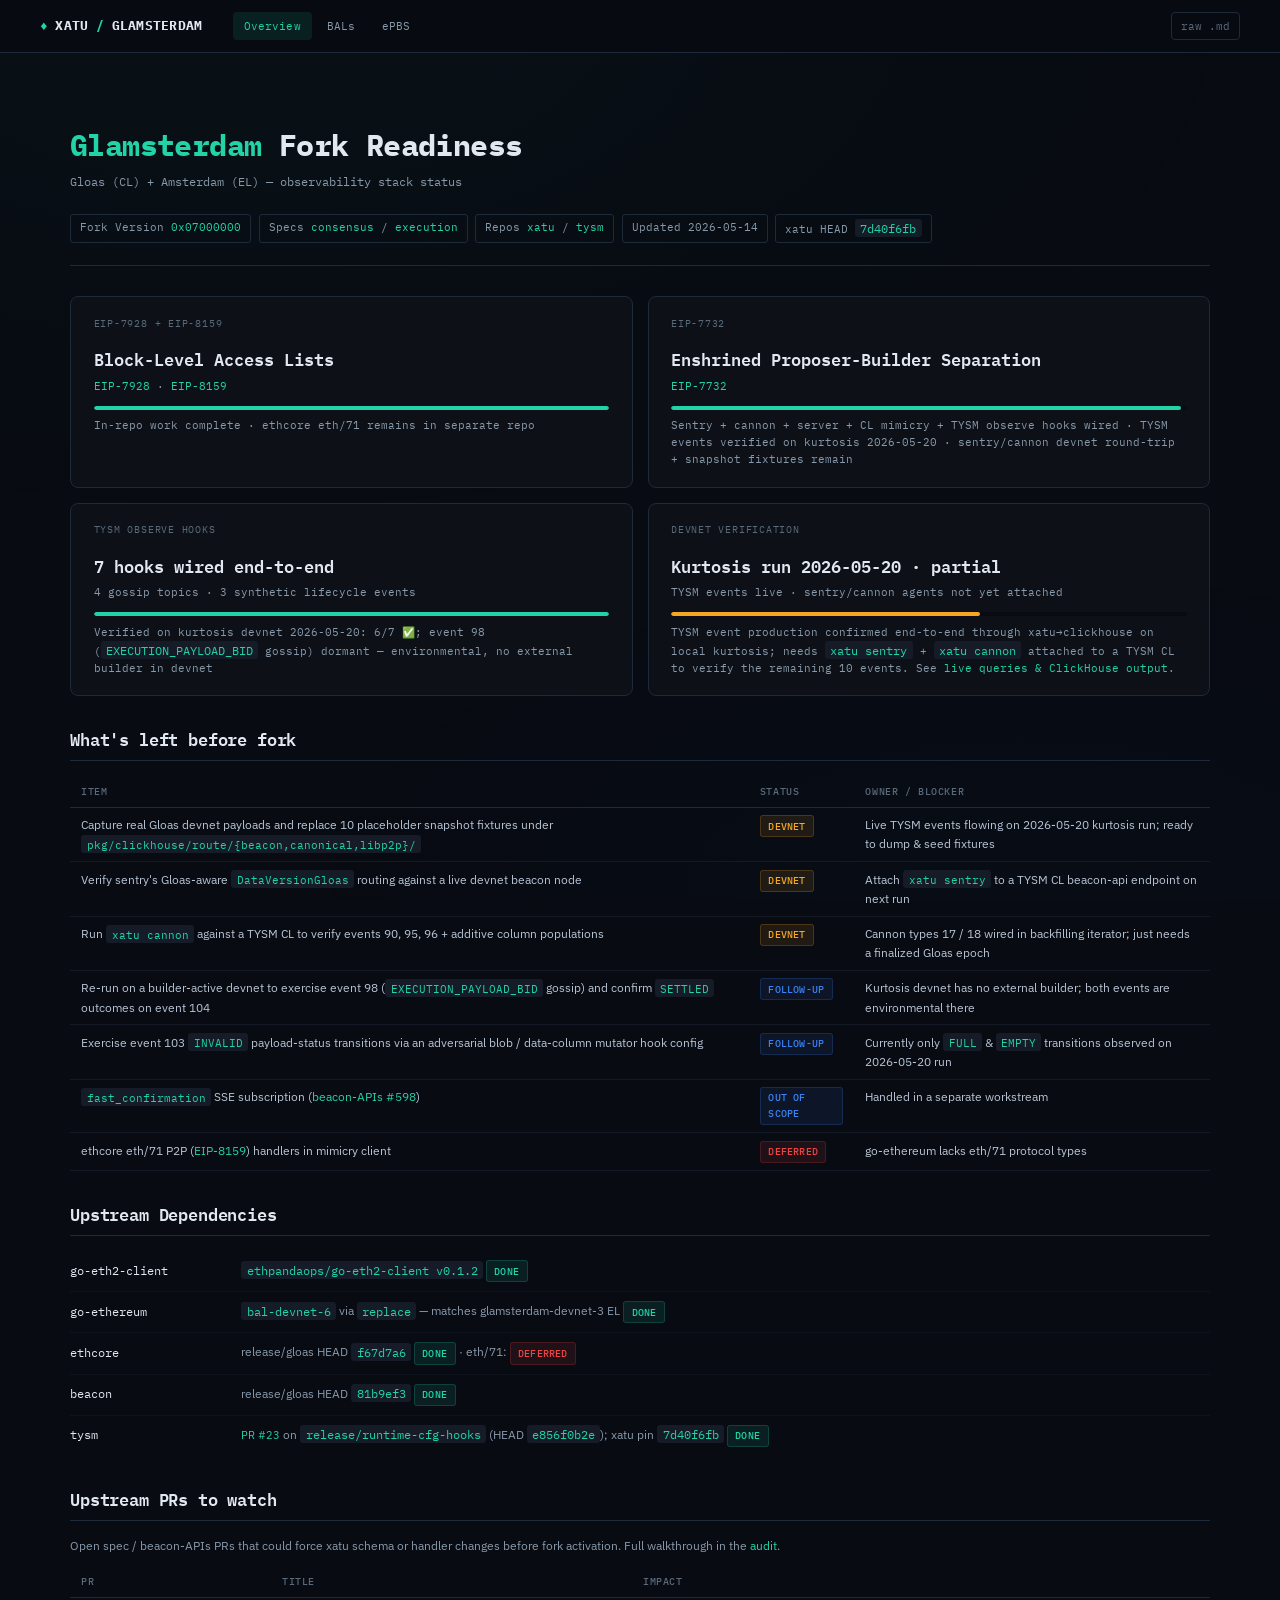
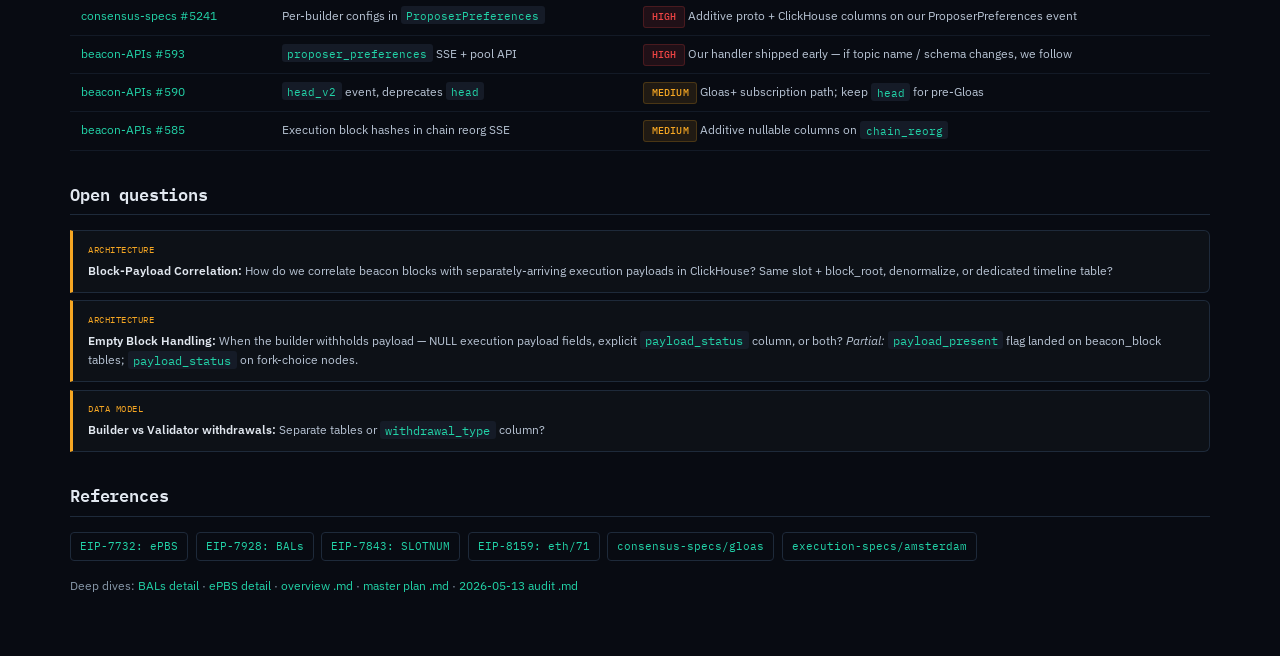
<file: ef/xatu-glammy-prep/index.html>
<!DOCTYPE html>
<html lang="en">
<head>
<meta charset="UTF-8">
<meta name="viewport" content="width=device-width, initial-scale=1.0">
<title>Glamsterdam — Xatu Fork Readiness</title>
<link rel="preconnect" href="https://fonts.googleapis.com">
<link href="https://fonts.googleapis.com/css2?family=IBM+Plex+Mono:wght@400;500;600;700&family=IBM+Plex+Sans:wght@400;500;600&display=swap" rel="stylesheet">
<style>
*{margin:0;padding:0;box-sizing:border-box}
:root{
  --bg:#080b12;--bg2:#0d1117;--bg3:#151b27;--bg4:#1c2333;
  --border:#1e2a3a;--border2:#2a3a4e;
  --text:#b8c4d4;--text2:#8899aa;--text3:#5a6a7a;
  --white:#e2e8f0;
  --accent:#22d3a8;--accent2:#0ea67a;--accent-dim:rgba(34,211,168,0.1);
  --amber:#f5a623;--amber-dim:rgba(245,166,35,0.1);
  --red:#ef4444;--red-dim:rgba(239,68,68,0.1);
  --blue:#3b82f6;--blue-dim:rgba(59,130,246,0.1);
  --purple:#a78bfa;--purple-dim:rgba(167,139,250,0.1);
  --mono:'IBM Plex Mono',monospace;--sans:'IBM Plex Sans',sans-serif;
}
html{font-size:15px;scroll-behavior:smooth}
body{background:var(--bg);color:var(--text);font-family:var(--sans);line-height:1.6;min-height:100vh}
body::before{content:'';position:fixed;inset:0;background:
  radial-gradient(ellipse 80% 60% at 20% 0%,rgba(34,211,168,0.03),transparent),
  radial-gradient(ellipse 60% 40% at 80% 100%,rgba(59,130,246,0.02),transparent);
  pointer-events:none;z-index:0}

/* NAV */
nav{position:sticky;top:0;z-index:100;background:rgba(8,11,18,0.92);backdrop-filter:blur(12px);border-bottom:1px solid var(--border);padding:0 2rem}
nav .inner{max-width:1200px;margin:0 auto;display:flex;align-items:center;gap:2rem;height:52px}
nav .logo{font-family:var(--mono);font-weight:700;font-size:0.85rem;color:var(--white);letter-spacing:0.02em;display:flex;align-items:center;gap:0.5rem}
nav .logo span{color:var(--accent)}
nav .links{display:flex;gap:0.25rem}
nav .links a{font-family:var(--mono);font-size:0.75rem;color:var(--text2);text-decoration:none;padding:0.35rem 0.75rem;border-radius:4px;transition:all 0.15s;letter-spacing:0.01em}
nav .links a:hover{color:var(--white);background:var(--bg3)}
nav .links a.active{color:var(--accent);background:var(--accent-dim)}
nav .raw{margin-left:auto;font-family:var(--mono);font-size:0.7rem;color:var(--text3);text-decoration:none;padding:0.3rem 0.6rem;border:1px solid var(--border);border-radius:4px;transition:all 0.15s}
nav .raw:hover{color:var(--text);border-color:var(--border2)}

/* MAIN */
main{max-width:1200px;margin:0 auto;padding:2rem;position:relative;z-index:1}

/* HERO */
.hero{padding:2.5rem 0 1.5rem;border-bottom:1px solid var(--border);margin-bottom:2rem}
.hero h1{font-family:var(--mono);font-size:2rem;font-weight:700;color:var(--white);letter-spacing:-0.02em;margin-bottom:0.25rem}
.hero h1 span{color:var(--accent)}
.hero .sub{font-family:var(--mono);font-size:0.8rem;color:var(--text2);margin-bottom:1.5rem}
.hero .meta{display:flex;flex-wrap:wrap;gap:0.5rem}
.hero .tag{font-family:var(--mono);font-size:0.7rem;padding:0.25rem 0.6rem;border-radius:3px;border:1px solid var(--border);color:var(--text2)}
.hero .tag a{color:var(--accent);text-decoration:none}
.hero .tag a:hover{text-decoration:underline}

/* STATUS CARDS */
.status-grid{display:grid;grid-template-columns:1fr 1fr;gap:1rem;margin-bottom:2rem}
.status-card{background:var(--bg2);border:1px solid var(--border);border-radius:8px;padding:1.25rem 1.5rem;transition:border-color 0.2s}
.status-card:hover{border-color:var(--border2)}
.status-card .label{font-family:var(--mono);font-size:0.65rem;text-transform:uppercase;letter-spacing:0.08em;color:var(--text3);margin-bottom:0.5rem}
.status-card h3{font-family:var(--mono);font-size:1.1rem;color:var(--white);margin-bottom:0.25rem}
.status-card h3 a{color:var(--white);text-decoration:none}
.status-card h3 a:hover{color:var(--accent)}
.status-card .eip{font-family:var(--mono);font-size:0.75rem;color:var(--text2);margin-bottom:0.75rem}
.status-card .eip a{color:var(--accent);text-decoration:none}
.status-bar{height:4px;border-radius:2px;background:var(--bg);overflow:hidden;margin-bottom:0.5rem}
.status-bar .fill{height:100%;border-radius:2px;transition:width 0.6s ease}
.status-card .pct{font-family:var(--mono);font-size:0.7rem;color:var(--text2)}
.fill-green{background:var(--accent)}
.fill-amber{background:var(--amber)}
.fill-red{background:var(--red)}

/* PILL / BADGE */
.pill{display:inline-block;font-family:var(--mono);font-size:0.65rem;padding:0.15rem 0.5rem;border-radius:3px;font-weight:500;letter-spacing:0.02em}
.pill-done{background:var(--accent-dim);color:var(--accent);border:1px solid rgba(34,211,168,0.2)}
.pill-todo{background:var(--amber-dim);color:var(--amber);border:1px solid rgba(245,166,35,0.2)}
.pill-blocked{background:var(--red-dim);color:var(--red);border:1px solid rgba(239,68,68,0.2)}
.pill-info{background:var(--blue-dim);color:var(--blue);border:1px solid rgba(59,130,246,0.2)}
.pill-p0{background:var(--red-dim);color:var(--red);border:1px solid rgba(239,68,68,0.2)}
.pill-p1{background:var(--amber-dim);color:var(--amber);border:1px solid rgba(245,166,35,0.2)}

/* SECTIONS */
section{margin-bottom:2rem}
section h2{font-family:var(--mono);font-size:1.1rem;font-weight:600;color:var(--white);padding-bottom:0.5rem;border-bottom:1px solid var(--border);margin-bottom:1rem;letter-spacing:-0.01em}
section h3{font-family:var(--mono);font-size:0.85rem;font-weight:600;color:var(--white);margin:1rem 0 0.5rem}
p{margin-bottom:0.75rem;font-size:0.9rem}
a{color:var(--accent);text-decoration:none}
a:hover{text-decoration:underline}
strong{color:var(--white);font-weight:600}
code{font-family:var(--mono);font-size:0.8rem;background:var(--bg3);padding:0.1rem 0.35rem;border-radius:3px;color:var(--accent)}

/* TABLES */
table{width:100%;border-collapse:collapse;font-size:0.8rem;margin-bottom:1rem}
th{font-family:var(--mono);font-size:0.65rem;text-transform:uppercase;letter-spacing:0.06em;color:var(--text3);text-align:left;padding:0.5rem 0.75rem;border-bottom:1px solid var(--border);font-weight:500}
td{padding:0.5rem 0.75rem;border-bottom:1px solid rgba(30,42,58,0.5);color:var(--text);vertical-align:top}
tr:hover td{background:rgba(13,17,23,0.5)}
td code{font-size:0.75rem}

/* DETAILS / COLLAPSIBLE */
details{background:var(--bg2);border:1px solid var(--border);border-radius:6px;margin-bottom:0.75rem;overflow:hidden}
details[open]{border-color:var(--border2)}
summary{font-family:var(--mono);font-size:0.8rem;font-weight:500;color:var(--white);padding:0.75rem 1rem;cursor:pointer;user-select:none;display:flex;align-items:center;gap:0.5rem;transition:background 0.15s}
summary:hover{background:var(--bg3)}
summary::marker{content:''}
summary::before{content:'\25B6';font-size:0.55rem;color:var(--text3);transition:transform 0.2s;flex-shrink:0}
details[open] summary::before{transform:rotate(90deg)}
summary .pill{margin-left:auto}
details .content{padding:0.75rem 1rem 1rem}
details .content p{font-size:0.85rem}
details .content table{font-size:0.78rem}

/* ROADMAP */
.roadmap{position:relative;padding-left:1.5rem}
.roadmap::before{content:'';position:absolute;left:5px;top:0;bottom:0;width:1px;background:var(--border)}
.phase{position:relative;margin-bottom:1.25rem;padding-left:1.25rem}
.phase::before{content:'';position:absolute;left:-1.5rem;top:0.5rem;width:11px;height:11px;border-radius:50%;border:2px solid var(--border);background:var(--bg)}
.phase.active::before{border-color:var(--accent);background:var(--accent);box-shadow:0 0 8px rgba(34,211,168,0.3)}
.phase.done::before{border-color:var(--accent);background:var(--accent)}
.phase.blocked::before{border-color:var(--amber);background:var(--amber)}
.phase .num{font-family:var(--mono);font-size:0.65rem;color:var(--text3);text-transform:uppercase;letter-spacing:0.06em}
.phase h4{font-family:var(--mono);font-size:0.85rem;color:var(--white);margin:0.1rem 0 0.25rem}
.phase p{font-size:0.8rem;color:var(--text2);margin:0}

/* EVENT GRID */
.event-grid{display:grid;grid-template-columns:1fr 1fr;gap:0.5rem;margin-bottom:1rem}
.event-item{background:var(--bg2);border:1px solid var(--border);border-radius:5px;padding:0.6rem 0.8rem;font-size:0.75rem;display:flex;flex-direction:column;gap:0.25rem}
.event-item .name{font-family:var(--mono);font-size:0.7rem;color:var(--white);word-break:break-all}
.event-item .src{font-family:var(--mono);font-size:0.6rem;color:var(--text3);text-transform:uppercase;letter-spacing:0.04em}

/* DECISION LOG */
.decision{display:flex;gap:0.75rem;padding:0.6rem 0;border-bottom:1px solid rgba(30,42,58,0.3);font-size:0.8rem;align-items:baseline}
.decision:last-child{border-bottom:none}
.decision .id{font-family:var(--mono);font-size:0.65rem;color:var(--text3);flex-shrink:0;width:2rem}
.decision .q{color:var(--text2);flex:1}
.decision .a{color:var(--white);font-weight:500;flex:1}

/* QUESTION */
.question{background:var(--bg2);border:1px solid var(--border);border-left:3px solid var(--amber);border-radius:0 6px 6px 0;padding:0.75rem 1rem;margin-bottom:0.5rem}
.question .cat{font-family:var(--mono);font-size:0.6rem;color:var(--amber);text-transform:uppercase;letter-spacing:0.06em;margin-bottom:0.25rem}
.question p{font-size:0.82rem;margin:0;color:var(--text)}

/* DEPS */
.dep-row{display:flex;align-items:center;gap:0.75rem;padding:0.6rem 0;border-bottom:1px solid rgba(30,42,58,0.3);font-size:0.8rem}
.dep-row:last-child{border-bottom:none}
.dep-row .dep-name{font-family:var(--mono);font-size:0.78rem;color:var(--white);flex:0 0 160px}
.dep-row .dep-status{flex:1;color:var(--text2)}
.dep-row a{font-size:0.75rem}

/* COLS */
.cols{display:grid;grid-template-columns:1fr 1fr;gap:1.5rem}
@media(max-width:800px){.cols,.status-grid,.event-grid{grid-template-columns:1fr}}

/* ANIMATIONS */
@keyframes fadeUp{from{opacity:0;transform:translateY(8px)}to{opacity:1;transform:translateY(0)}}
section{animation:fadeUp 0.4s ease both}
section:nth-child(2){animation-delay:0.05s}
section:nth-child(3){animation-delay:0.1s}
section:nth-child(4){animation-delay:0.15s}
section:nth-child(5){animation-delay:0.2s}
section:nth-child(6){animation-delay:0.25s}
section:nth-child(7){animation-delay:0.3s}
section:nth-child(8){animation-delay:0.35s}
</style>
</head>
<body>

<nav>
  <div class="inner">
    <div class="logo"><span>&diamondsuit;</span> XATU <span>/</span> GLAMSTERDAM</div>
    <div class="links">
      <a href="index.html" class="active">Overview</a>
      <a href="bals.html">BALs</a>
      <a href="epbs.html">ePBS</a>
    </div>
    <a href="../glamsterdam_overview.md" class="raw">raw .md</a>
  </div>
</nav>

<main>

<!-- HERO -->
<div class="hero">
  <h1><span>Glamsterdam</span> Fork Readiness</h1>
  <div class="sub">Gloas (CL) + Amsterdam (EL) &mdash; observability stack status</div>
  <div class="meta">
    <span class="tag">Fork Version <a href="https://github.com/ethereum/consensus-specs/blob/master/specs/gloas/fork.md#configuration">0x07000000</a></span>
    <span class="tag">Specs <a href="https://github.com/ethereum/consensus-specs/tree/master/specs/gloas">consensus</a> / <a href="https://github.com/ethereum/execution-specs/tree/forks/amsterdam">execution</a></span>
    <span class="tag">Repos <a href="https://github.com/ethpandaops/xatu">xatu</a> / <a href="https://github.com/ethpandaops/tysm">tysm</a></span>
    <span class="tag">Updated 2026-05-14</span>
    <span class="tag">xatu HEAD <code>7d40f6fb</code></span>
  </div>
</div>

<!-- STATUS GRID -->
<section>
  <div class="status-grid">
    <div class="status-card">
      <div class="label">EIP-7928 + EIP-8159</div>
      <h3><a href="bals.html">Block-Level Access Lists</a></h3>
      <div class="eip"><a href="https://eips.ethereum.org/EIPS/eip-7928">EIP-7928</a> &middot; <a href="https://eips.ethereum.org/EIPS/eip-8159">EIP-8159</a></div>
      <div class="status-bar"><div class="fill fill-green" style="width:100%"></div></div>
      <div class="pct">In-repo work complete &middot; ethcore eth/71 remains in separate repo</div>
    </div>
    <div class="status-card">
      <div class="label">EIP-7732</div>
      <h3><a href="epbs.html">Enshrined Proposer-Builder Separation</a></h3>
      <div class="eip"><a href="https://eips.ethereum.org/EIPS/eip-7732">EIP-7732</a></div>
      <div class="status-bar"><div class="fill fill-green" style="width:99%"></div></div>
      <div class="pct">Sentry + cannon + server + CL mimicry + TYSM observe hooks wired &middot; TYSM events verified on kurtosis 2026-05-20 &middot; sentry/cannon devnet round-trip + snapshot fixtures remain</div>
    </div>
    <div class="status-card">
      <div class="label">TYSM Observe Hooks</div>
      <h3><a href="epbs.html#tysm">7 hooks wired end-to-end</a></h3>
      <div class="eip">4 gossip topics &middot; 3 synthetic lifecycle events</div>
      <div class="status-bar"><div class="fill fill-green" style="width:100%"></div></div>
      <div class="pct">Verified on kurtosis devnet 2026-05-20: 6/7 ✅; event 98 (<code>EXECUTION_PAYLOAD_BID</code> gossip) dormant &mdash; environmental, no external builder in devnet</div>
    </div>
    <div class="status-card">
      <div class="label">Devnet Verification</div>
      <h3><a href="epbs.html#devnet">Kurtosis run 2026-05-20</a> &middot; partial</h3>
      <div class="eip">TYSM events live &middot; sentry/cannon agents not yet attached</div>
      <div class="status-bar"><div class="fill fill-amber" style="width:60%"></div></div>
      <div class="pct">TYSM event production confirmed end-to-end through xatu&rarr;clickhouse on local kurtosis; needs <code>xatu sentry</code> + <code>xatu cannon</code> attached to a TYSM CL to verify the remaining 10 events. See <a href="epbs.html#devnet">live queries &amp; ClickHouse output</a>.</div>
    </div>
  </div>
</section>

<!-- WHAT'S LEFT -->
<section>
  <h2>What's left before fork</h2>
  <table>
    <thead><tr><th>Item</th><th>Status</th><th>Owner / blocker</th></tr></thead>
    <tbody>
      <tr>
        <td>Capture real Gloas devnet payloads and replace 10 placeholder snapshot fixtures under <code>pkg/clickhouse/route/{beacon,canonical,libp2p}/</code></td>
        <td><span class="pill pill-todo">DEVNET</span></td>
        <td>Live TYSM events flowing on 2026-05-20 kurtosis run; ready to dump &amp; seed fixtures</td>
      </tr>
      <tr>
        <td>Verify sentry's Gloas-aware <code>DataVersionGloas</code> routing against a live devnet beacon node</td>
        <td><span class="pill pill-todo">DEVNET</span></td>
        <td>Attach <code>xatu sentry</code> to a TYSM CL beacon-api endpoint on next run</td>
      </tr>
      <tr>
        <td>Run <code>xatu cannon</code> against a TYSM CL to verify events 90, 95, 96 + additive column populations</td>
        <td><span class="pill pill-todo">DEVNET</span></td>
        <td>Cannon types 17 / 18 wired in backfilling iterator; just needs a finalized Gloas epoch</td>
      </tr>
      <tr>
        <td>Re-run on a builder-active devnet to exercise event 98 (<code>EXECUTION_PAYLOAD_BID</code> gossip) and confirm <code>SETTLED</code> outcomes on event 104</td>
        <td><span class="pill pill-info">FOLLOW-UP</span></td>
        <td>Kurtosis devnet has no external builder; both events are environmental there</td>
      </tr>
      <tr>
        <td>Exercise event 103 <code>INVALID</code> payload-status transitions via an adversarial blob / data-column mutator hook config</td>
        <td><span class="pill pill-info">FOLLOW-UP</span></td>
        <td>Currently only <code>FULL</code> &amp; <code>EMPTY</code> transitions observed on 2026-05-20 run</td>
      </tr>
      <tr>
        <td><code>fast_confirmation</code> SSE subscription (<a href="https://github.com/ethereum/beacon-APIs/pull/598">beacon-APIs #598</a>)</td>
        <td><span class="pill pill-info">OUT OF SCOPE</span></td>
        <td>Handled in a separate workstream</td>
      </tr>
      <tr>
        <td>ethcore eth/71 P2P (<a href="https://eips.ethereum.org/EIPS/eip-8159">EIP-8159</a>) handlers in mimicry client</td>
        <td><span class="pill pill-blocked">DEFERRED</span></td>
        <td>go-ethereum lacks eth/71 protocol types</td>
      </tr>
    </tbody>
  </table>
</section>

<!-- UPSTREAM DEPS -->
<section>
  <h2>Upstream Dependencies</h2>
  <div class="dep-row"><span class="dep-name">go-eth2-client</span><span class="dep-status"><code>ethpandaops/go-eth2-client v0.1.2</code> <span class="pill pill-done">DONE</span></span></div>
  <div class="dep-row"><span class="dep-name">go-ethereum</span><span class="dep-status"><code>bal-devnet-6</code> via <code>replace</code> &mdash; matches glamsterdam-devnet-3 EL <span class="pill pill-done">DONE</span></span></div>
  <div class="dep-row"><span class="dep-name">ethcore</span><span class="dep-status">release/gloas HEAD <code>f67d7a6</code> <span class="pill pill-done">DONE</span> &middot; eth/71: <span class="pill pill-blocked">DEFERRED</span></span></div>
  <div class="dep-row"><span class="dep-name">beacon</span><span class="dep-status">release/gloas HEAD <code>81b9ef3</code> <span class="pill pill-done">DONE</span></span></div>
  <div class="dep-row"><span class="dep-name">tysm</span><span class="dep-status"><a href="https://github.com/ethpandaops/tysm/pull/23">PR #23</a> on <code>release/runtime-cfg-hooks</code> (HEAD <code>e856f0b2e</code>); xatu pin <code>7d40f6fb</code> <span class="pill pill-done">DONE</span></span></div>
</section>

<!-- UPSTREAM WATCH -->
<section>
  <h2>Upstream PRs to watch</h2>
  <p style="font-size:0.82rem;color:var(--text2)">Open spec / beacon-APIs PRs that could force xatu schema or handler changes before fork activation. Full walkthrough in the <a href="../glamsterdam_audit_2026-05-13.md">audit</a>.</p>
  <table>
    <thead><tr><th>PR</th><th>Title</th><th>Impact</th></tr></thead>
    <tbody>
      <tr><td><a href="https://github.com/ethereum/consensus-specs/pull/5241">consensus-specs #5241</a></td><td>Per-builder configs in <code>ProposerPreferences</code></td><td><span class="pill pill-p0">HIGH</span> Additive proto + ClickHouse columns on our ProposerPreferences event</td></tr>
      <tr><td><a href="https://github.com/ethereum/beacon-APIs/pull/593">beacon-APIs #593</a></td><td><code>proposer_preferences</code> SSE + pool API</td><td><span class="pill pill-p0">HIGH</span> Our handler shipped early &mdash; if topic name / schema changes, we follow</td></tr>
      <tr><td><a href="https://github.com/ethereum/beacon-APIs/pull/590">beacon-APIs #590</a></td><td><code>head_v2</code> event, deprecates <code>head</code></td><td><span class="pill pill-p1">MEDIUM</span> Gloas+ subscription path; keep <code>head</code> for pre-Gloas</td></tr>
      <tr><td><a href="https://github.com/ethereum/beacon-APIs/pull/585">beacon-APIs #585</a></td><td>Execution block hashes in chain reorg SSE</td><td><span class="pill pill-p1">MEDIUM</span> Additive nullable columns on <code>chain_reorg</code></td></tr>
    </tbody>
  </table>
</section>

<!-- OPEN QUESTIONS -->
<section>
  <h2>Open questions</h2>
  <div class="question"><div class="cat">Architecture</div><p><strong>Block-Payload Correlation:</strong> How do we correlate beacon blocks with separately-arriving execution payloads in ClickHouse? Same slot + block_root, denormalize, or dedicated timeline table?</p></div>
  <div class="question"><div class="cat">Architecture</div><p><strong>Empty Block Handling:</strong> When the builder withholds payload &mdash; NULL execution payload fields, explicit <code>payload_status</code> column, or both? <em>Partial:</em> <code>payload_present</code> flag landed on beacon_block tables; <code>payload_status</code> on fork-choice nodes.</p></div>
  <div class="question"><div class="cat">Data Model</div><p><strong>Builder vs Validator withdrawals:</strong> Separate tables or <code>withdrawal_type</code> column?</p></div>
</section>

<!-- SPEC REFS -->
<section>
  <h2>References</h2>
  <div style="display:flex;flex-wrap:wrap;gap:0.5rem;margin-bottom:1rem">
    <a href="https://eips.ethereum.org/EIPS/eip-7732" class="tag" style="font-family:var(--mono);font-size:0.75rem;padding:0.3rem 0.6rem;border:1px solid var(--border);border-radius:4px;color:var(--accent);text-decoration:none">EIP-7732: ePBS</a>
    <a href="https://eips.ethereum.org/EIPS/eip-7928" class="tag" style="font-family:var(--mono);font-size:0.75rem;padding:0.3rem 0.6rem;border:1px solid var(--border);border-radius:4px;color:var(--accent);text-decoration:none">EIP-7928: BALs</a>
    <a href="https://eips.ethereum.org/EIPS/eip-7843" class="tag" style="font-family:var(--mono);font-size:0.75rem;padding:0.3rem 0.6rem;border:1px solid var(--border);border-radius:4px;color:var(--accent);text-decoration:none">EIP-7843: SLOTNUM</a>
    <a href="https://eips.ethereum.org/EIPS/eip-8159" class="tag" style="font-family:var(--mono);font-size:0.75rem;padding:0.3rem 0.6rem;border:1px solid var(--border);border-radius:4px;color:var(--accent);text-decoration:none">EIP-8159: eth/71</a>
    <a href="https://github.com/ethereum/consensus-specs/tree/master/specs/gloas" class="tag" style="font-family:var(--mono);font-size:0.75rem;padding:0.3rem 0.6rem;border:1px solid var(--border);border-radius:4px;color:var(--accent);text-decoration:none">consensus-specs/gloas</a>
    <a href="https://github.com/ethereum/execution-specs/tree/forks/amsterdam" class="tag" style="font-family:var(--mono);font-size:0.75rem;padding:0.3rem 0.6rem;border:1px solid var(--border);border-radius:4px;color:var(--accent);text-decoration:none">execution-specs/amsterdam</a>
  </div>
  <p style="font-size:0.82rem;color:var(--text2)">Deep dives: <a href="bals.html">BALs detail</a> &middot; <a href="epbs.html">ePBS detail</a> &middot; <a href="../glamsterdam_overview.md">overview .md</a> &middot; <a href="../glamsterdam_master_plan.md">master plan .md</a> &middot; <a href="../glamsterdam_audit_2026-05-13.md">2026-05-13 audit .md</a></p>
</section>

</main>
</body>
</html>
</file>
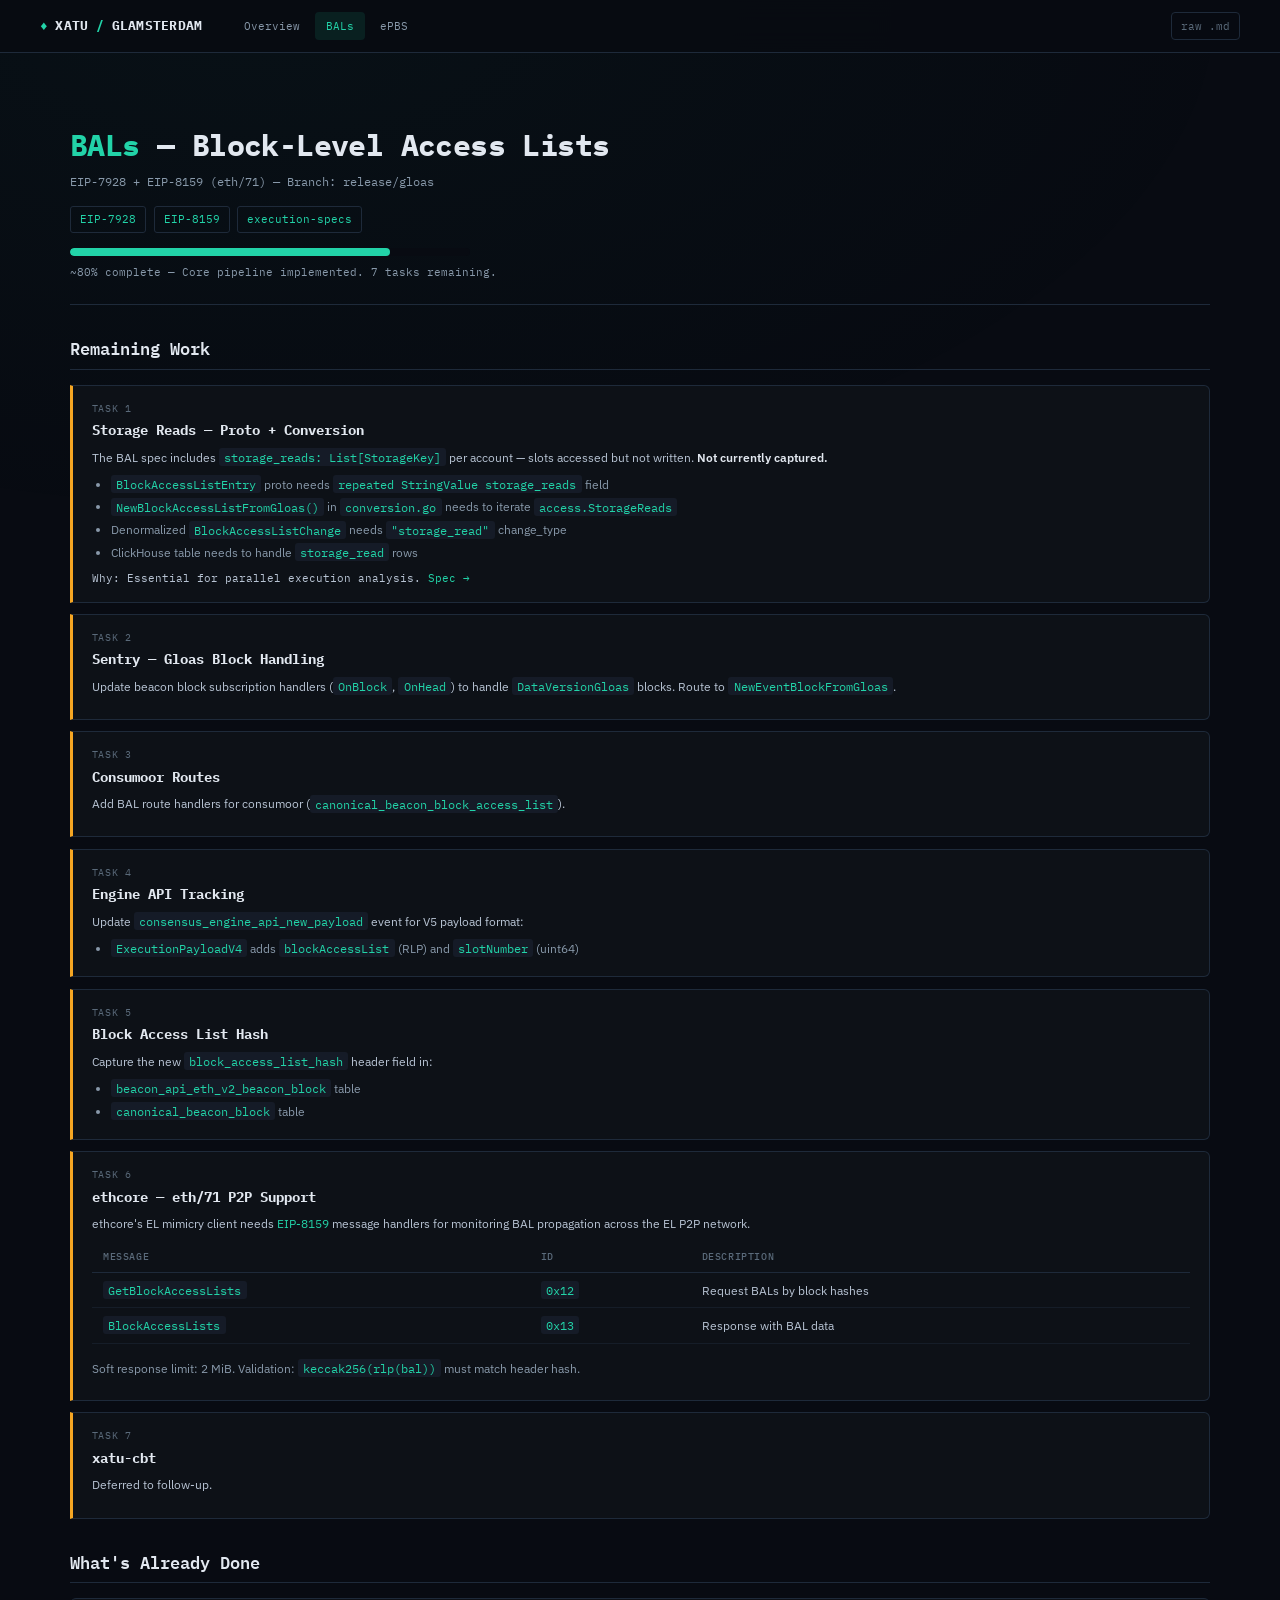
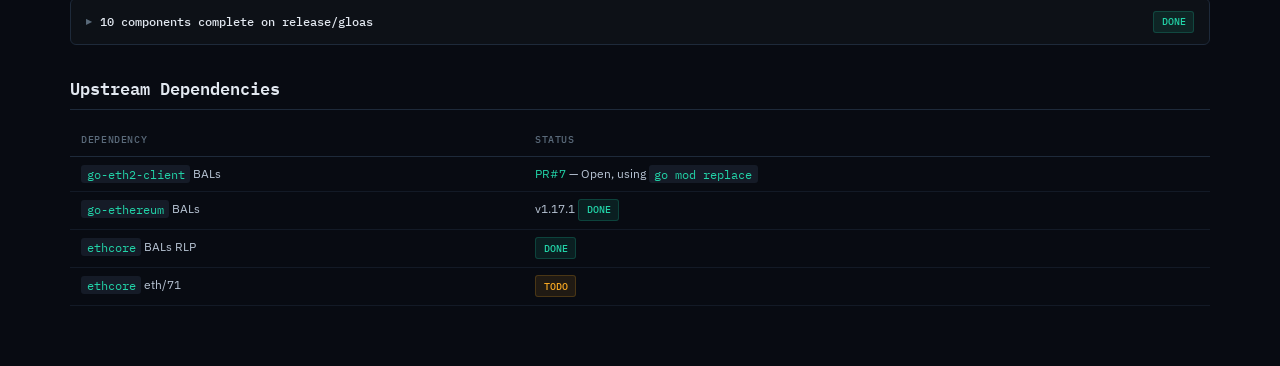
<file: ef/bals.html>
<!DOCTYPE html>
<html lang="en">
<head>
<meta charset="UTF-8">
<meta name="viewport" content="width=device-width, initial-scale=1.0">
<title>BALs — Glamsterdam / Xatu</title>
<link rel="preconnect" href="https://fonts.googleapis.com">
<link href="https://fonts.googleapis.com/css2?family=IBM+Plex+Mono:wght@400;500;600;700&family=IBM+Plex+Sans:wght@400;500;600&display=swap" rel="stylesheet">
<style>
*{margin:0;padding:0;box-sizing:border-box}
:root{
  --bg:#080b12;--bg2:#0d1117;--bg3:#151b27;--bg4:#1c2333;
  --border:#1e2a3a;--border2:#2a3a4e;
  --text:#b8c4d4;--text2:#8899aa;--text3:#5a6a7a;
  --white:#e2e8f0;
  --accent:#22d3a8;--accent2:#0ea67a;--accent-dim:rgba(34,211,168,0.1);
  --amber:#f5a623;--amber-dim:rgba(245,166,35,0.1);
  --red:#ef4444;--red-dim:rgba(239,68,68,0.1);
  --blue:#3b82f6;--blue-dim:rgba(59,130,246,0.1);
  --mono:'IBM Plex Mono',monospace;--sans:'IBM Plex Sans',sans-serif;
}
html{font-size:15px;scroll-behavior:smooth}
body{background:var(--bg);color:var(--text);font-family:var(--sans);line-height:1.6;min-height:100vh}
body::before{content:'';position:fixed;inset:0;background:radial-gradient(ellipse 80% 60% at 20% 0%,rgba(34,211,168,0.03),transparent);pointer-events:none;z-index:0}
nav{position:sticky;top:0;z-index:100;background:rgba(8,11,18,0.92);backdrop-filter:blur(12px);border-bottom:1px solid var(--border);padding:0 2rem}
nav .inner{max-width:1200px;margin:0 auto;display:flex;align-items:center;gap:2rem;height:52px}
nav .logo{font-family:var(--mono);font-weight:700;font-size:0.85rem;color:var(--white);letter-spacing:0.02em;display:flex;align-items:center;gap:0.5rem}
nav .logo span{color:var(--accent)}
nav .links{display:flex;gap:0.25rem}
nav .links a{font-family:var(--mono);font-size:0.75rem;color:var(--text2);text-decoration:none;padding:0.35rem 0.75rem;border-radius:4px;transition:all 0.15s}
nav .links a:hover{color:var(--white);background:var(--bg3)}
nav .links a.active{color:var(--accent);background:var(--accent-dim)}
nav .raw{margin-left:auto;font-family:var(--mono);font-size:0.7rem;color:var(--text3);text-decoration:none;padding:0.3rem 0.6rem;border:1px solid var(--border);border-radius:4px;transition:all 0.15s}
nav .raw:hover{color:var(--text);border-color:var(--border2)}
main{max-width:1200px;margin:0 auto;padding:2rem;position:relative;z-index:1}
.hero{padding:2.5rem 0 1.5rem;border-bottom:1px solid var(--border);margin-bottom:2rem}
.hero h1{font-family:var(--mono);font-size:2rem;font-weight:700;color:var(--white);letter-spacing:-0.02em;margin-bottom:0.25rem}
.hero h1 span{color:var(--accent)}
.hero .sub{font-family:var(--mono);font-size:0.8rem;color:var(--text2);margin-bottom:1rem}
.hero .meta{display:flex;flex-wrap:wrap;gap:0.5rem}
.hero .tag{font-family:var(--mono);font-size:0.7rem;padding:0.25rem 0.6rem;border-radius:3px;border:1px solid var(--border);color:var(--text2)}
.hero .tag a{color:var(--accent);text-decoration:none}
section{margin-bottom:2rem;animation:fadeUp 0.4s ease both}
section:nth-child(2){animation-delay:0.05s}section:nth-child(3){animation-delay:0.1s}section:nth-child(4){animation-delay:0.15s}section:nth-child(5){animation-delay:0.2s}
@keyframes fadeUp{from{opacity:0;transform:translateY(8px)}to{opacity:1;transform:translateY(0)}}
section h2{font-family:var(--mono);font-size:1.1rem;font-weight:600;color:var(--white);padding-bottom:0.5rem;border-bottom:1px solid var(--border);margin-bottom:1rem}
p{margin-bottom:0.75rem;font-size:0.9rem}
a{color:var(--accent);text-decoration:none}a:hover{text-decoration:underline}
strong{color:var(--white);font-weight:600}
code{font-family:var(--mono);font-size:0.8rem;background:var(--bg3);padding:0.1rem 0.35rem;border-radius:3px;color:var(--accent)}
table{width:100%;border-collapse:collapse;font-size:0.8rem;margin-bottom:1rem}
th{font-family:var(--mono);font-size:0.65rem;text-transform:uppercase;letter-spacing:0.06em;color:var(--text3);text-align:left;padding:0.5rem 0.75rem;border-bottom:1px solid var(--border);font-weight:500}
td{padding:0.5rem 0.75rem;border-bottom:1px solid rgba(30,42,58,0.5);color:var(--text);vertical-align:top}
tr:hover td{background:rgba(13,17,23,0.5)}
.pill{display:inline-block;font-family:var(--mono);font-size:0.65rem;padding:0.15rem 0.5rem;border-radius:3px;font-weight:500}
.pill-done{background:var(--accent-dim);color:var(--accent);border:1px solid rgba(34,211,168,0.2)}
.pill-todo{background:var(--amber-dim);color:var(--amber);border:1px solid rgba(245,166,35,0.2)}
details{background:var(--bg2);border:1px solid var(--border);border-radius:6px;margin-bottom:0.75rem;overflow:hidden}
details[open]{border-color:var(--border2)}
summary{font-family:var(--mono);font-size:0.8rem;font-weight:500;color:var(--white);padding:0.75rem 1rem;cursor:pointer;user-select:none;display:flex;align-items:center;gap:0.5rem;transition:background 0.15s}
summary:hover{background:var(--bg3)}
summary::marker{content:''}
summary::before{content:'\25B6';font-size:0.55rem;color:var(--text3);transition:transform 0.2s;flex-shrink:0}
details[open] summary::before{transform:rotate(90deg)}
summary .pill{margin-left:auto}
details .content{padding:0.75rem 1rem 1rem}
details .content p{font-size:0.85rem}

/* TASK CARD */
.task{background:var(--bg2);border:1px solid var(--border);border-left:3px solid var(--amber);border-radius:0 6px 6px 0;padding:1rem 1.25rem;margin-bottom:0.75rem;transition:border-color 0.2s}
.task:hover{border-left-color:var(--accent)}
.task .num{font-family:var(--mono);font-size:0.65rem;color:var(--text3);text-transform:uppercase;letter-spacing:0.06em;margin-bottom:0.25rem}
.task h3{font-family:var(--mono);font-size:0.9rem;color:var(--white);margin-bottom:0.4rem}
.task p{font-size:0.82rem;margin-bottom:0.5rem;color:var(--text)}
.task ul{font-size:0.82rem;padding-left:1.25rem;color:var(--text2)}
.task ul li{margin-bottom:0.2rem}
.task .spec{font-family:var(--mono);font-size:0.7rem;margin-top:0.5rem}

.status-bar-big{height:8px;border-radius:4px;background:var(--bg);overflow:hidden;margin:1rem 0 0.5rem;max-width:400px}
.status-bar-big .fill{height:100%;border-radius:4px;background:var(--accent)}
.pct{font-family:var(--mono);font-size:0.75rem;color:var(--text2)}
</style>
</head>
<body>

<nav>
  <div class="inner">
    <div class="logo"><span>&diamondsuit;</span> XATU <span>/</span> GLAMSTERDAM</div>
    <div class="links">
      <a href="index.html">Overview</a>
      <a href="bals.html" class="active">BALs</a>
      <a href="epbs.html">ePBS</a>
    </div>
    <a href="glamsterdam_bals.md" class="raw">raw .md</a>
  </div>
</nav>

<main>

<div class="hero">
  <h1><span>BALs</span> &mdash; Block-Level Access Lists</h1>
  <div class="sub">EIP-7928 + EIP-8159 (eth/71) &mdash; Branch: release/gloas</div>
  <div class="meta">
    <span class="tag"><a href="https://eips.ethereum.org/EIPS/eip-7928">EIP-7928</a></span>
    <span class="tag"><a href="https://eips.ethereum.org/EIPS/eip-8159">EIP-8159</a></span>
    <span class="tag"><a href="https://github.com/ethereum/execution-specs/blob/forks/amsterdam/src/ethereum/forks/amsterdam/block_access_lists.py">execution-specs</a></span>
  </div>
  <div class="status-bar-big"><div class="fill" style="width:80%"></div></div>
  <div class="pct">~80% complete &mdash; Core pipeline implemented. 7 tasks remaining.</div>
</div>

<!-- REMAINING WORK -->
<section>
  <h2>Remaining Work</h2>

  <div class="task">
    <div class="num">Task 1</div>
    <h3>Storage Reads &mdash; Proto + Conversion</h3>
    <p>The BAL spec includes <code>storage_reads: List[StorageKey]</code> per account &mdash; slots accessed but not written. <strong>Not currently captured.</strong></p>
    <ul>
      <li><code>BlockAccessListEntry</code> proto needs <code>repeated StringValue storage_reads</code> field</li>
      <li><code>NewBlockAccessListFromGloas()</code> in <code>conversion.go</code> needs to iterate <code>access.StorageReads</code></li>
      <li>Denormalized <code>BlockAccessListChange</code> needs <code>"storage_read"</code> change_type</li>
      <li>ClickHouse table needs to handle <code>storage_read</code> rows</li>
    </ul>
    <div class="spec">Why: Essential for parallel execution analysis. <a href="https://github.com/ethereum/execution-specs/blob/forks/amsterdam/src/ethereum/forks/amsterdam/block_access_lists.py">Spec &rarr;</a></div>
  </div>

  <div class="task">
    <div class="num">Task 2</div>
    <h3>Sentry &mdash; Gloas Block Handling</h3>
    <p>Update beacon block subscription handlers (<code>OnBlock</code>, <code>OnHead</code>) to handle <code>DataVersionGloas</code> blocks. Route to <code>NewEventBlockFromGloas</code>.</p>
  </div>

  <div class="task">
    <div class="num">Task 3</div>
    <h3>Consumoor Routes</h3>
    <p>Add BAL route handlers for consumoor (<code>canonical_beacon_block_access_list</code>).</p>
  </div>

  <div class="task">
    <div class="num">Task 4</div>
    <h3>Engine API Tracking</h3>
    <p>Update <code>consensus_engine_api_new_payload</code> event for V5 payload format:</p>
    <ul>
      <li><code>ExecutionPayloadV4</code> adds <a href="https://github.com/ethereum/execution-specs/blob/forks/amsterdam/src/ethereum/forks/amsterdam/blocks.py"><code>blockAccessList</code></a> (RLP) and <code>slotNumber</code> (uint64)</li>
    </ul>
  </div>

  <div class="task">
    <div class="num">Task 5</div>
    <h3>Block Access List Hash</h3>
    <p>Capture the new <a href="https://github.com/ethereum/execution-specs/blob/forks/amsterdam/src/ethereum/forks/amsterdam/blocks.py"><code>block_access_list_hash</code></a> header field in:</p>
    <ul>
      <li><code>beacon_api_eth_v2_beacon_block</code> table</li>
      <li><code>canonical_beacon_block</code> table</li>
    </ul>
  </div>

  <div class="task">
    <div class="num">Task 6</div>
    <h3>ethcore &mdash; eth/71 P2P Support</h3>
    <p>ethcore's EL mimicry client needs <a href="https://eips.ethereum.org/EIPS/eip-8159">EIP-8159</a> message handlers for monitoring BAL propagation across the EL P2P network.</p>
    <table>
      <thead><tr><th>Message</th><th>ID</th><th>Description</th></tr></thead>
      <tbody>
        <tr><td><code>GetBlockAccessLists</code></td><td><code>0x12</code></td><td>Request BALs by block hashes</td></tr>
        <tr><td><code>BlockAccessLists</code></td><td><code>0x13</code></td><td>Response with BAL data</td></tr>
      </tbody>
    </table>
    <p style="font-size:0.8rem;color:var(--text2)">Soft response limit: 2 MiB. Validation: <code>keccak256(rlp(bal))</code> must match header hash.</p>
  </div>

  <div class="task">
    <div class="num">Task 7</div>
    <h3>xatu-cbt</h3>
    <p>Deferred to follow-up.</p>
  </div>
</section>

<!-- WHAT'S DONE -->
<section>
  <h2>What's Already Done</h2>
  <details>
    <summary>10 components complete on release/gloas <span class="pill pill-done">DONE</span></summary>
    <div class="content">
      <table>
        <thead><tr><th>Component</th><th>Details</th></tr></thead>
        <tbody>
          <tr><td>Proto: <code>BlockAccessList</code>, <code>BlockAccessListEntry</code>, <code>BlockAccessListChange</code></td><td><code>eth/v1/block_access_list.proto</code></td></tr>
          <tr><td>Proto: <code>BeaconBlockGloas</code>, <code>ExecutionPayloadGloas</code></td><td><code>eth/v2/beacon_block.proto</code>, <code>eth/v1/execution_engine.proto</code></td></tr>
          <tr><td>Event type: <code>BEACON_API_ETH_V2_BEACON_BLOCK_ACCESS_LIST = 89</code></td><td><code>xatu/event_ingester.proto</code></td></tr>
          <tr><td>Cannon deriver: <code>BlockAccessListDeriver</code></td><td><code>pkg/cannon/deriver/beacon/eth/v2/block_access_list.go</code></td></tr>
          <tr><td>RLP decoding: <code>NewBlockAccessListFromGloas()</code></td><td><code>pkg/proto/eth/v1/conversion.go</code> (with tests)</td></tr>
          <tr><td>Server event handler</td><td>Routes and validates BAL events</td></tr>
          <tr><td>ClickHouse: <code>canonical_beacon_block_access_list</code></td><td>Migration 106</td></tr>
          <tr><td>Vector pipeline</td><td>Kafka-to-ClickHouse routing</td></tr>
          <tr><td>Block conversion: <code>NewEventBlockFromGloas()</code></td><td><code>pkg/proto/eth/block.go</code></td></tr>
          <tr><td>Checkpoint/backfill support</td><td>Cannon location serialization</td></tr>
        </tbody>
      </table>
    </div>
  </details>
</section>

<!-- DEPS -->
<section>
  <h2>Upstream Dependencies</h2>
  <table>
    <thead><tr><th>Dependency</th><th>Status</th></tr></thead>
    <tbody>
      <tr><td><code>go-eth2-client</code> BALs</td><td><a href="https://github.com/pk910/go-eth2-client/pull/7">PR#7</a> &mdash; Open, using <code>go mod replace</code></td></tr>
      <tr><td><code>go-ethereum</code> BALs</td><td>v1.17.1 <span class="pill pill-done">DONE</span></td></tr>
      <tr><td><code>ethcore</code> BALs RLP</td><td><span class="pill pill-done">DONE</span></td></tr>
      <tr><td><code>ethcore</code> eth/71</td><td><span class="pill pill-todo">TODO</span></td></tr>
    </tbody>
  </table>
</section>

</main>
</body>
</html>
</file>
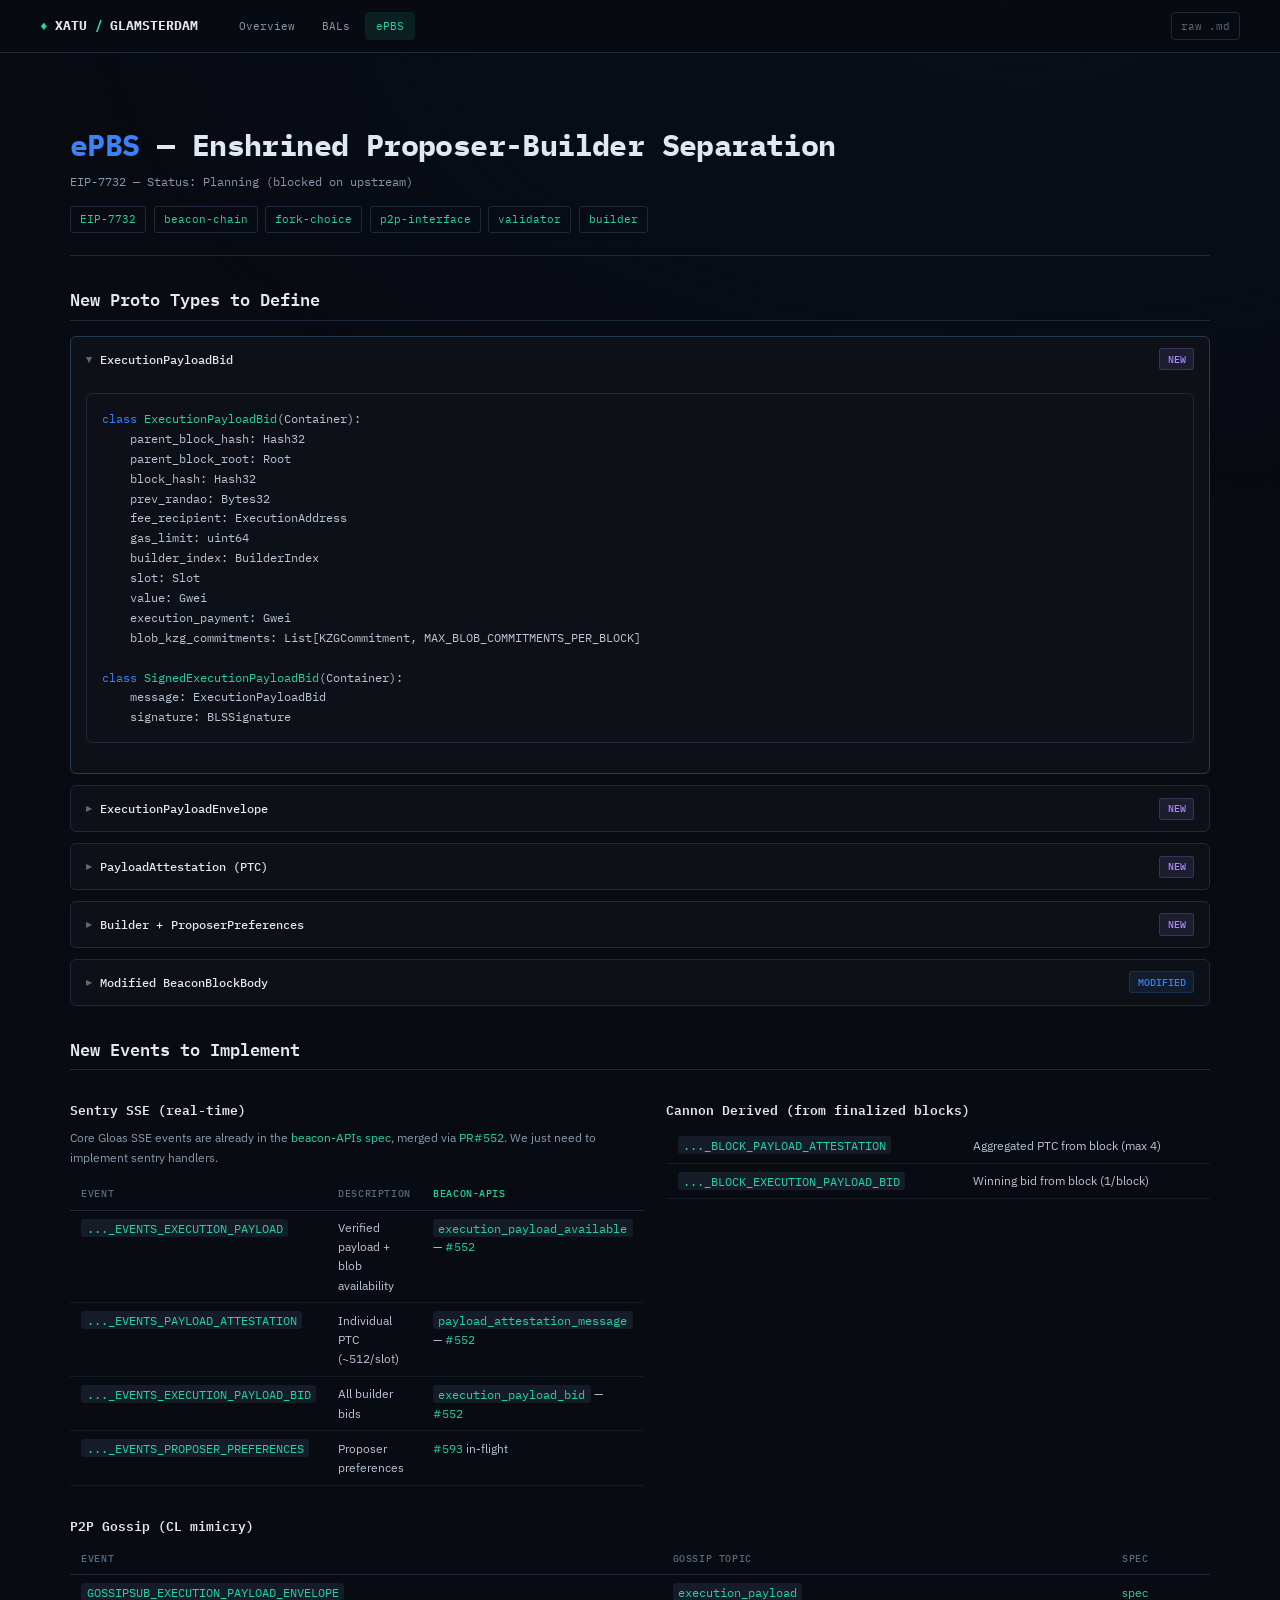
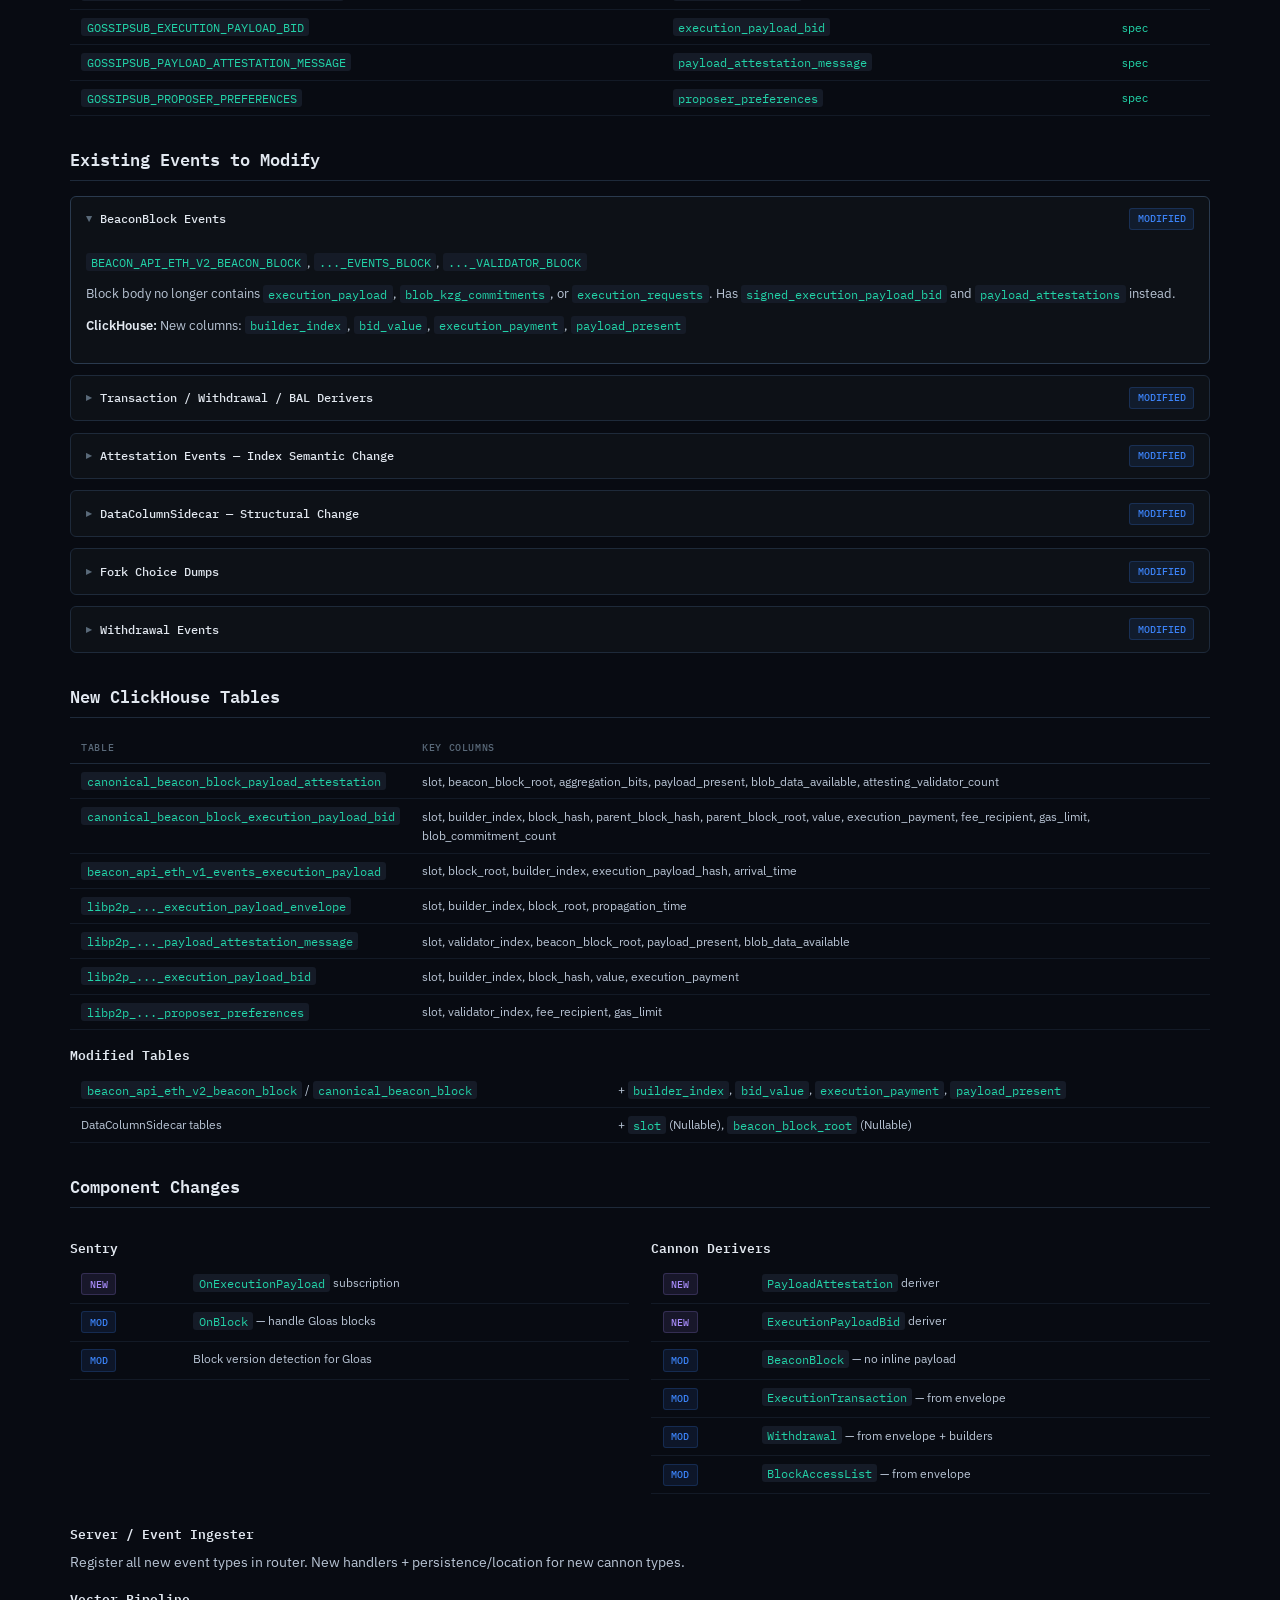
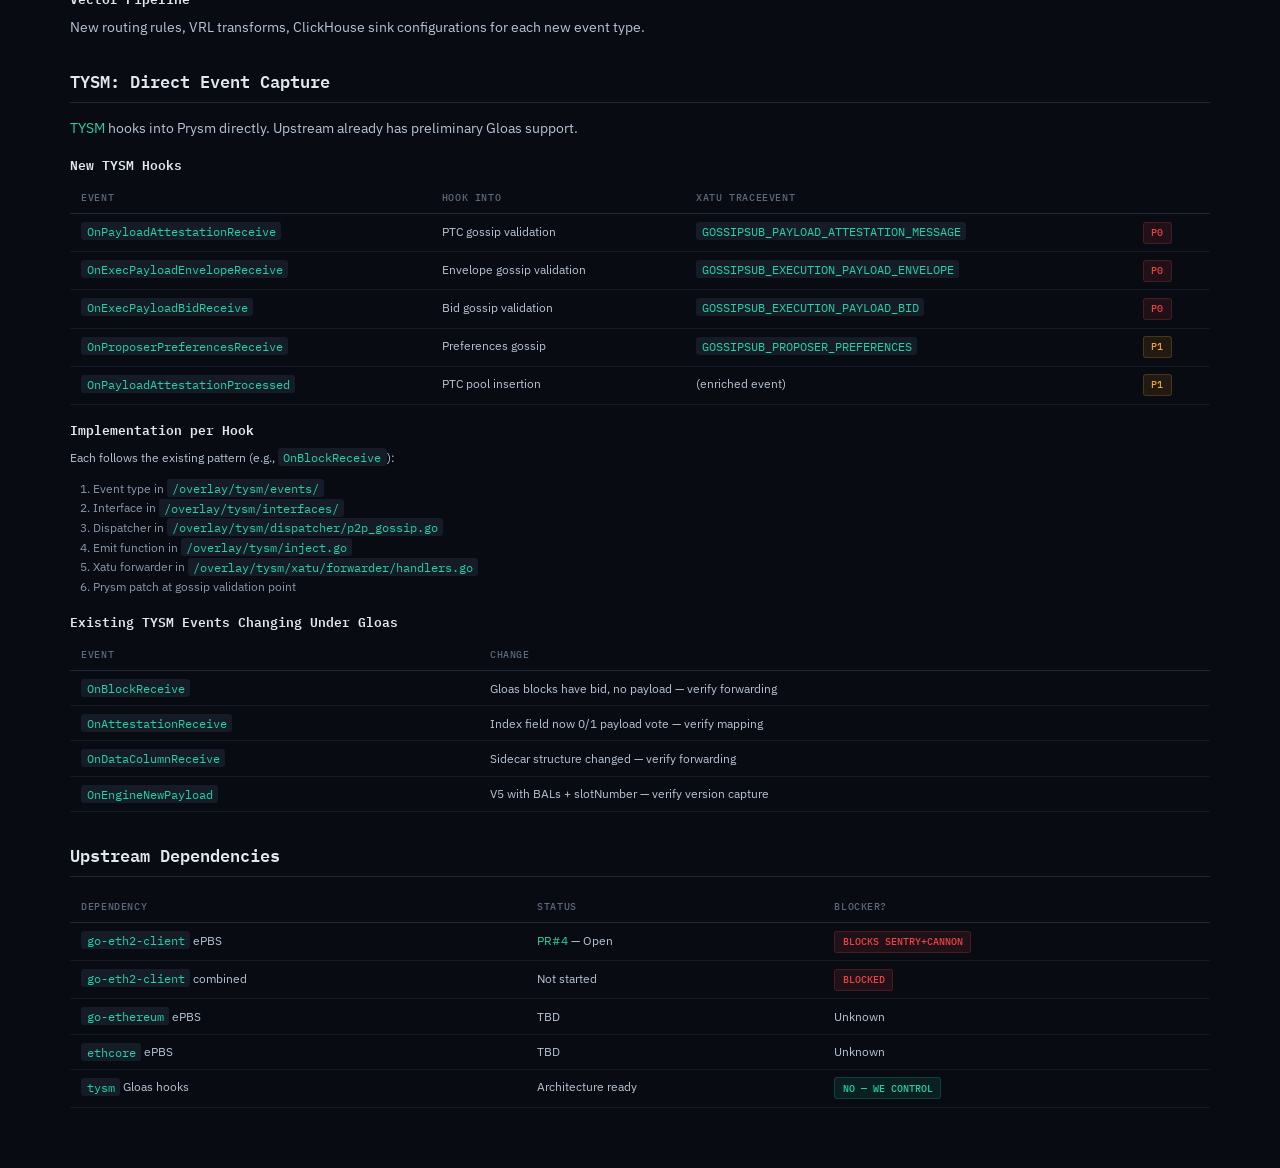
<file: ef/epbs.html>
<!DOCTYPE html>
<html lang="en">
<head>
<meta charset="UTF-8">
<meta name="viewport" content="width=device-width, initial-scale=1.0">
<title>ePBS — Glamsterdam / Xatu</title>
<link rel="preconnect" href="https://fonts.googleapis.com">
<link href="https://fonts.googleapis.com/css2?family=IBM+Plex+Mono:wght@400;500;600;700&family=IBM+Plex+Sans:wght@400;500;600&display=swap" rel="stylesheet">
<style>
*{margin:0;padding:0;box-sizing:border-box}
:root{
  --bg:#080b12;--bg2:#0d1117;--bg3:#151b27;--bg4:#1c2333;
  --border:#1e2a3a;--border2:#2a3a4e;
  --text:#b8c4d4;--text2:#8899aa;--text3:#5a6a7a;
  --white:#e2e8f0;
  --accent:#22d3a8;--accent2:#0ea67a;--accent-dim:rgba(34,211,168,0.1);
  --amber:#f5a623;--amber-dim:rgba(245,166,35,0.1);
  --red:#ef4444;--red-dim:rgba(239,68,68,0.1);
  --blue:#3b82f6;--blue-dim:rgba(59,130,246,0.1);
  --purple:#a78bfa;--purple-dim:rgba(167,139,250,0.1);
  --mono:'IBM Plex Mono',monospace;--sans:'IBM Plex Sans',sans-serif;
}
html{font-size:15px;scroll-behavior:smooth}
body{background:var(--bg);color:var(--text);font-family:var(--sans);line-height:1.6;min-height:100vh}
body::before{content:'';position:fixed;inset:0;background:radial-gradient(ellipse 80% 60% at 80% 0%,rgba(59,130,246,0.03),transparent);pointer-events:none;z-index:0}
nav{position:sticky;top:0;z-index:100;background:rgba(8,11,18,0.92);backdrop-filter:blur(12px);border-bottom:1px solid var(--border);padding:0 2rem}
nav .inner{max-width:1200px;margin:0 auto;display:flex;align-items:center;gap:2rem;height:52px}
nav .logo{font-family:var(--mono);font-weight:700;font-size:0.85rem;color:var(--white);display:flex;align-items:center;gap:0.5rem}
nav .logo span{color:var(--accent)}
nav .links{display:flex;gap:0.25rem}
nav .links a{font-family:var(--mono);font-size:0.75rem;color:var(--text2);text-decoration:none;padding:0.35rem 0.75rem;border-radius:4px;transition:all 0.15s}
nav .links a:hover{color:var(--white);background:var(--bg3)}
nav .links a.active{color:var(--accent);background:var(--accent-dim)}
nav .raw{margin-left:auto;font-family:var(--mono);font-size:0.7rem;color:var(--text3);text-decoration:none;padding:0.3rem 0.6rem;border:1px solid var(--border);border-radius:4px;transition:all 0.15s}
nav .raw:hover{color:var(--text);border-color:var(--border2)}
main{max-width:1200px;margin:0 auto;padding:2rem;position:relative;z-index:1}
.hero{padding:2.5rem 0 1.5rem;border-bottom:1px solid var(--border);margin-bottom:2rem}
.hero h1{font-family:var(--mono);font-size:2rem;font-weight:700;color:var(--white);letter-spacing:-0.02em;margin-bottom:0.25rem}
.hero h1 span{color:var(--blue)}
.hero .sub{font-family:var(--mono);font-size:0.8rem;color:var(--text2);margin-bottom:1rem}
.hero .meta{display:flex;flex-wrap:wrap;gap:0.5rem}
.hero .tag{font-family:var(--mono);font-size:0.7rem;padding:0.25rem 0.6rem;border-radius:3px;border:1px solid var(--border);color:var(--text2)}
.hero .tag a{color:var(--accent);text-decoration:none}
section{margin-bottom:2rem;animation:fadeUp 0.4s ease both}
section:nth-child(2){animation-delay:0.05s}section:nth-child(3){animation-delay:0.1s}section:nth-child(4){animation-delay:0.15s}section:nth-child(5){animation-delay:0.2s}section:nth-child(6){animation-delay:0.25s}section:nth-child(7){animation-delay:0.3s}section:nth-child(8){animation-delay:0.35s}section:nth-child(9){animation-delay:0.4s}section:nth-child(10){animation-delay:0.45s}
@keyframes fadeUp{from{opacity:0;transform:translateY(8px)}to{opacity:1;transform:translateY(0)}}
section h2{font-family:var(--mono);font-size:1.1rem;font-weight:600;color:var(--white);padding-bottom:0.5rem;border-bottom:1px solid var(--border);margin-bottom:1rem}
section h3{font-family:var(--mono);font-size:0.85rem;font-weight:600;color:var(--white);margin:1rem 0 0.5rem}
p{margin-bottom:0.75rem;font-size:0.9rem}
a{color:var(--accent);text-decoration:none}a:hover{text-decoration:underline}
strong{color:var(--white);font-weight:600}
code{font-family:var(--mono);font-size:0.8rem;background:var(--bg3);padding:0.1rem 0.35rem;border-radius:3px;color:var(--accent)}
pre{background:var(--bg2);border:1px solid var(--border);border-radius:6px;padding:1rem;overflow-x:auto;margin-bottom:1rem;font-family:var(--mono);font-size:0.78rem;line-height:1.7;color:var(--text)}
pre .kw{color:var(--blue)}
pre .type{color:var(--accent)}
pre .comment{color:var(--text3)}
table{width:100%;border-collapse:collapse;font-size:0.8rem;margin-bottom:1rem}
th{font-family:var(--mono);font-size:0.65rem;text-transform:uppercase;letter-spacing:0.06em;color:var(--text3);text-align:left;padding:0.5rem 0.75rem;border-bottom:1px solid var(--border);font-weight:500}
td{padding:0.5rem 0.75rem;border-bottom:1px solid rgba(30,42,58,0.5);color:var(--text);vertical-align:top}
tr:hover td{background:rgba(13,17,23,0.5)}
.pill{display:inline-block;font-family:var(--mono);font-size:0.65rem;padding:0.15rem 0.5rem;border-radius:3px;font-weight:500}
.pill-done{background:var(--accent-dim);color:var(--accent);border:1px solid rgba(34,211,168,0.2)}
.pill-todo{background:var(--amber-dim);color:var(--amber);border:1px solid rgba(245,166,35,0.2)}
.pill-blocked{background:var(--red-dim);color:var(--red);border:1px solid rgba(239,68,68,0.2)}
.pill-info{background:var(--blue-dim);color:var(--blue);border:1px solid rgba(59,130,246,0.2)}
.pill-p0{background:var(--red-dim);color:var(--red);border:1px solid rgba(239,68,68,0.2)}
.pill-p1{background:var(--amber-dim);color:var(--amber);border:1px solid rgba(245,166,35,0.2)}
.pill-new{background:var(--purple-dim);color:var(--purple);border:1px solid rgba(167,139,250,0.2)}
.pill-mod{background:var(--blue-dim);color:var(--blue);border:1px solid rgba(59,130,246,0.2)}
details{background:var(--bg2);border:1px solid var(--border);border-radius:6px;margin-bottom:0.75rem;overflow:hidden}
details[open]{border-color:var(--border2)}
summary{font-family:var(--mono);font-size:0.8rem;font-weight:500;color:var(--white);padding:0.75rem 1rem;cursor:pointer;user-select:none;display:flex;align-items:center;gap:0.5rem;transition:background 0.15s}
summary:hover{background:var(--bg3)}
summary::marker{content:''}
summary::before{content:'\25B6';font-size:0.55rem;color:var(--text3);transition:transform 0.2s;flex-shrink:0}
details[open] summary::before{transform:rotate(90deg)}
summary .pill{margin-left:auto}
details .content{padding:0.75rem 1rem 1rem}
details .content p{font-size:0.85rem}
.cols{display:grid;grid-template-columns:1fr 1fr;gap:1.5rem}
@media(max-width:800px){.cols{grid-template-columns:1fr}}

/* TIMING DIAGRAM */
.timing{background:var(--bg2);border:1px solid var(--border);border-radius:8px;padding:1.5rem;margin-bottom:1.5rem;overflow-x:auto}
.timing-bar{position:relative;height:80px;margin:1rem 0}
.timing-track{position:absolute;top:36px;left:0;right:0;height:2px;background:var(--border)}
.timing-mark{position:absolute;display:flex;flex-direction:column;align-items:center}
.timing-mark .dot{width:10px;height:10px;border-radius:50%;border:2px solid;position:relative;top:31px}
.timing-mark .label{font-family:var(--mono);font-size:0.65rem;color:var(--text2);position:relative;top:38px;white-space:nowrap}
.timing-mark .time{font-family:var(--mono);font-size:0.6rem;color:var(--text3);position:relative;top:0;white-space:nowrap}
.timing-mark .event{font-family:var(--mono);font-size:0.7rem;color:var(--white);position:relative;top:14px;white-space:nowrap;font-weight:500}
</style>
</head>
<body>

<nav>
  <div class="inner">
    <div class="logo"><span>&diamondsuit;</span> XATU <span>/</span> GLAMSTERDAM</div>
    <div class="links">
      <a href="index.html">Overview</a>
      <a href="bals.html">BALs</a>
      <a href="epbs.html" class="active">ePBS</a>
    </div>
    <a href="glamsterdam_epbs.md" class="raw">raw .md</a>
  </div>
</nav>

<main>

<div class="hero">
  <h1><span>ePBS</span> &mdash; Enshrined Proposer-Builder Separation</h1>
  <div class="sub">EIP-7732 &mdash; Status: Planning (blocked on upstream)</div>
  <div class="meta">
    <span class="tag"><a href="https://eips.ethereum.org/EIPS/eip-7732">EIP-7732</a></span>
    <span class="tag"><a href="https://github.com/ethereum/consensus-specs/blob/master/specs/gloas/beacon-chain.md">beacon-chain</a></span>
    <span class="tag"><a href="https://github.com/ethereum/consensus-specs/blob/master/specs/gloas/fork-choice.md">fork-choice</a></span>
    <span class="tag"><a href="https://github.com/ethereum/consensus-specs/blob/master/specs/gloas/p2p-interface.md">p2p-interface</a></span>
    <span class="tag"><a href="https://github.com/ethereum/consensus-specs/blob/master/specs/gloas/validator.md">validator</a></span>
    <span class="tag"><a href="https://github.com/ethereum/consensus-specs/blob/master/specs/gloas/builder.md">builder</a></span>
  </div>
</div>

<!-- PROTO TYPES -->
<section>
  <h2>New Proto Types to Define</h2>

  <details open>
    <summary><a href="https://github.com/ethereum/consensus-specs/blob/master/specs/gloas/beacon-chain.md#executionpayloadbid" style="color:var(--white)">ExecutionPayloadBid</a> <span class="pill pill-new">NEW</span></summary>
    <div class="content">
<pre><span class="kw">class</span> <span class="type">ExecutionPayloadBid</span>(Container):
    parent_block_hash: Hash32
    parent_block_root: Root
    block_hash: Hash32
    prev_randao: Bytes32
    fee_recipient: ExecutionAddress
    gas_limit: uint64
    builder_index: BuilderIndex
    slot: Slot
    value: Gwei
    execution_payment: Gwei
    blob_kzg_commitments: List[KZGCommitment, MAX_BLOB_COMMITMENTS_PER_BLOCK]

<span class="kw">class</span> <span class="type">SignedExecutionPayloadBid</span>(Container):
    message: ExecutionPayloadBid
    signature: BLSSignature</pre>
    </div>
  </details>

  <details>
    <summary><a href="https://github.com/ethereum/consensus-specs/blob/master/specs/gloas/beacon-chain.md#executionpayloadenvelope" style="color:var(--white)">ExecutionPayloadEnvelope</a> <span class="pill pill-new">NEW</span></summary>
    <div class="content">
<pre><span class="kw">class</span> <span class="type">ExecutionPayloadEnvelope</span>(Container):
    payload: ExecutionPayload
    execution_requests: ExecutionRequests
    builder_index: BuilderIndex
    beacon_block_root: Root
    slot: Slot
    state_root: Root

<span class="kw">class</span> <span class="type">SignedExecutionPayloadEnvelope</span>(Container):
    message: ExecutionPayloadEnvelope
    signature: BLSSignature</pre>
    </div>
  </details>

  <details>
    <summary><a href="https://github.com/ethereum/consensus-specs/blob/master/specs/gloas/beacon-chain.md#payloadattestationdata" style="color:var(--white)">PayloadAttestation (PTC)</a> <span class="pill pill-new">NEW</span></summary>
    <div class="content">
<pre><span class="kw">class</span> <span class="type">PayloadAttestationData</span>(Container):
    beacon_block_root: Root
    slot: Slot
    payload_present: boolean
    blob_data_available: boolean

<span class="kw">class</span> <span class="type">PayloadAttestationMessage</span>(Container):
    validator_index: ValidatorIndex
    data: PayloadAttestationData
    signature: BLSSignature

<span class="kw">class</span> <span class="type">PayloadAttestation</span>(Container):
    aggregation_bits: Bitvector[PTC_SIZE]  <span class="comment"># 512 bits</span>
    data: PayloadAttestationData
    signature: BLSSignature

<span class="kw">class</span> <span class="type">IndexedPayloadAttestation</span>(Container):
    attesting_indices: List[ValidatorIndex, PTC_SIZE]
    data: PayloadAttestationData
    signature: BLSSignature</pre>
    </div>
  </details>

  <details>
    <summary><a href="https://github.com/ethereum/consensus-specs/blob/master/specs/gloas/beacon-chain.md#builder" style="color:var(--white)">Builder</a> + <a href="https://github.com/ethereum/consensus-specs/blob/master/specs/gloas/p2p-interface.md#new-proposerpreferences" style="color:var(--white)">ProposerPreferences</a> <span class="pill pill-new">NEW</span></summary>
    <div class="content">
<pre><span class="kw">class</span> <span class="type">Builder</span>(Container):
    pubkey: BLSPubkey
    version: uint8
    execution_address: ExecutionAddress
    balance: Gwei
    deposit_epoch: Epoch
    withdrawable_epoch: Epoch

<span class="kw">class</span> <span class="type">ProposerPreferences</span>(Container):
    proposal_slot: Slot
    validator_index: ValidatorIndex
    fee_recipient: ExecutionAddress
    gas_limit: uint64

<span class="kw">class</span> <span class="type">SignedProposerPreferences</span>(Container):
    message: ProposerPreferences
    signature: BLSSignature</pre>
    </div>
  </details>

  <details>
    <summary><a href="https://github.com/ethereum/consensus-specs/blob/master/specs/gloas/beacon-chain.md#beaconblockbody" style="color:var(--white)">Modified BeaconBlockBody</a> <span class="pill pill-mod">MODIFIED</span></summary>
    <div class="content">
      <p><strong>Removed:</strong> <code>execution_payload</code>, <code>blob_kzg_commitments</code>, <code>execution_requests</code></p>
      <p><strong>Added:</strong> <code>signed_execution_payload_bid</code>, <code>payload_attestations: List[PayloadAttestation, 4]</code></p>
    </div>
  </details>
</section>

<!-- NEW EVENTS -->
<section>
  <h2>New Events to Implement</h2>
  <div class="cols">
    <div>
      <h3>Sentry SSE (real-time)</h3>
      <p style="font-size:0.82rem;color:var(--text2);margin-bottom:0.75rem">Core Gloas SSE events are already in the <a href="https://github.com/ethereum/beacon-APIs/blob/master/apis/eventstream/index.yaml">beacon-APIs spec</a>, merged via <a href="https://github.com/ethereum/beacon-APIs/pull/552">PR#552</a>. We just need to implement sentry handlers.</p>
      <table>
        <thead><tr><th>Event</th><th>Description</th><th><a href="https://github.com/ethereum/beacon-APIs/blob/master/apis/eventstream/index.yaml">beacon-APIs</a></th></tr></thead>
        <tbody>
          <tr><td><code>..._EVENTS_EXECUTION_PAYLOAD</code></td><td>Verified payload + blob availability</td><td><code>execution_payload_available</code> &mdash; <a href="https://github.com/ethereum/beacon-APIs/pull/552">#552</a></td></tr>
          <tr><td><code>..._EVENTS_PAYLOAD_ATTESTATION</code></td><td>Individual PTC (~512/slot)</td><td><code>payload_attestation_message</code> &mdash; <a href="https://github.com/ethereum/beacon-APIs/pull/552">#552</a></td></tr>
          <tr><td><code>..._EVENTS_EXECUTION_PAYLOAD_BID</code></td><td>All builder bids</td><td><code>execution_payload_bid</code> &mdash; <a href="https://github.com/ethereum/beacon-APIs/pull/552">#552</a></td></tr>
          <tr><td><code>..._EVENTS_PROPOSER_PREFERENCES</code></td><td>Proposer preferences</td><td><a href="https://github.com/ethereum/beacon-APIs/pull/593">#593</a> in-flight</td></tr>
        </tbody>
      </table>
    </div>
    <div>
      <h3>Cannon Derived (from finalized blocks)</h3>
      <table>
        <tbody>
          <tr><td><code>..._BLOCK_PAYLOAD_ATTESTATION</code></td><td>Aggregated PTC from block (max 4)</td></tr>
          <tr><td><code>..._BLOCK_EXECUTION_PAYLOAD_BID</code></td><td>Winning bid from block (1/block)</td></tr>
        </tbody>
      </table>
    </div>
  </div>
  <h3>P2P Gossip (CL mimicry)</h3>
  <table>
    <thead><tr><th>Event</th><th>Gossip Topic</th><th>Spec</th></tr></thead>
    <tbody>
      <tr><td><code>GOSSIPSUB_EXECUTION_PAYLOAD_ENVELOPE</code></td><td><code>execution_payload</code></td><td><a href="https://github.com/ethereum/consensus-specs/blob/master/specs/gloas/p2p-interface.md#execution_payload">spec</a></td></tr>
      <tr><td><code>GOSSIPSUB_EXECUTION_PAYLOAD_BID</code></td><td><code>execution_payload_bid</code></td><td><a href="https://github.com/ethereum/consensus-specs/blob/master/specs/gloas/p2p-interface.md#execution_payload_bid">spec</a></td></tr>
      <tr><td><code>GOSSIPSUB_PAYLOAD_ATTESTATION_MESSAGE</code></td><td><code>payload_attestation_message</code></td><td><a href="https://github.com/ethereum/consensus-specs/blob/master/specs/gloas/p2p-interface.md#payload_attestation_message">spec</a></td></tr>
      <tr><td><code>GOSSIPSUB_PROPOSER_PREFERENCES</code></td><td><code>proposer_preferences</code></td><td><a href="https://github.com/ethereum/consensus-specs/blob/master/specs/gloas/p2p-interface.md#proposer_preferences">spec</a></td></tr>
    </tbody>
  </table>
</section>

<!-- EXISTING EVENTS -->
<section>
  <h2>Existing Events to Modify</h2>
  <details open>
    <summary>BeaconBlock Events <span class="pill pill-mod">MODIFIED</span></summary>
    <div class="content">
      <p><code>BEACON_API_ETH_V2_BEACON_BLOCK</code>, <code>..._EVENTS_BLOCK</code>, <code>..._VALIDATOR_BLOCK</code></p>
      <p>Block body no longer contains <code>execution_payload</code>, <code>blob_kzg_commitments</code>, or <code>execution_requests</code>. Has <code>signed_execution_payload_bid</code> and <code>payload_attestations</code> instead.</p>
      <p><strong>ClickHouse:</strong> New columns: <code>builder_index</code>, <code>bid_value</code>, <code>execution_payment</code>, <code>payload_present</code></p>
    </div>
  </details>
  <details>
    <summary>Transaction / Withdrawal / BAL Derivers <span class="pill pill-mod">MODIFIED</span></summary>
    <div class="content">
      <p>Transactions, withdrawals, and BALs now in <code>ExecutionPayloadEnvelope</code>. Cannon derivers must source from envelope, not block body.</p>
    </div>
  </details>
  <details>
    <summary>Attestation Events &mdash; Index Semantic Change <span class="pill pill-mod">MODIFIED</span></summary>
    <div class="content">
      <p><a href="https://github.com/ethereum/consensus-specs/blob/master/specs/gloas/p2p-interface.md#beacon_aggregate_and_proof">Index field repurposed</a>: <code>0</code> = same-slot / payload not present, <code>1</code> = payload present.</p>
    </div>
  </details>
  <details>
    <summary>DataColumnSidecar &mdash; Structural Change <span class="pill pill-mod">MODIFIED</span></summary>
    <div class="content">
      <p><a href="https://github.com/ethereum/consensus-specs/blob/master/specs/gloas/p2p-interface.md#modified-datacolumnsidecar">Removed</a>: <code>signed_block_header</code>, <code>kzg_commitments</code>, <code>kzg_commitments_inclusion_proof</code>. Added: <code>slot</code>, <code>beacon_block_root</code>.</p>
      <p><strong>Approach:</strong> Additive only. New columns, NULL for Fulu rows.</p>
    </div>
  </details>
  <details>
    <summary>Fork Choice Dumps <span class="pill pill-mod">MODIFIED</span></summary>
    <div class="content">
      <p>Tracks <a href="https://github.com/ethereum/consensus-specs/blob/master/specs/gloas/fork-choice.md#types"><code>PayloadStatus</code></a> per node: EMPTY (0), FULL (1), PENDING (2). New Store fields: <code>payload_states</code>, <code>payload_timeliness_vote</code>, <code>payload_data_availability_vote</code>.</p>
    </div>
  </details>
  <details>
    <summary>Withdrawal Events <span class="pill pill-mod">MODIFIED</span></summary>
    <div class="content">
      <p><a href="https://github.com/ethereum/consensus-specs/blob/master/specs/gloas/beacon-chain.md#modified-get_expected_withdrawals"><code>get_expected_withdrawals</code></a> now includes builder withdrawals via <code>BUILDER_INDEX_FLAG = 2^40</code>.</p>
    </div>
  </details>
</section>

<!-- CLICKHOUSE -->
<section>
  <h2>New ClickHouse Tables</h2>
  <table>
    <thead><tr><th>Table</th><th>Key Columns</th></tr></thead>
    <tbody>
      <tr><td><code>canonical_beacon_block_payload_attestation</code></td><td>slot, beacon_block_root, aggregation_bits, payload_present, blob_data_available, attesting_validator_count</td></tr>
      <tr><td><code>canonical_beacon_block_execution_payload_bid</code></td><td>slot, builder_index, block_hash, parent_block_hash, parent_block_root, value, execution_payment, fee_recipient, gas_limit, blob_commitment_count</td></tr>
      <tr><td><code>beacon_api_eth_v1_events_execution_payload</code></td><td>slot, block_root, builder_index, execution_payload_hash, arrival_time</td></tr>
      <tr><td><code>libp2p_..._execution_payload_envelope</code></td><td>slot, builder_index, block_root, propagation_time</td></tr>
      <tr><td><code>libp2p_..._payload_attestation_message</code></td><td>slot, validator_index, beacon_block_root, payload_present, blob_data_available</td></tr>
      <tr><td><code>libp2p_..._execution_payload_bid</code></td><td>slot, builder_index, block_hash, value, execution_payment</td></tr>
      <tr><td><code>libp2p_..._proposer_preferences</code></td><td>slot, validator_index, fee_recipient, gas_limit</td></tr>
    </tbody>
  </table>
  <h3>Modified Tables</h3>
  <table>
    <tbody>
      <tr><td><code>beacon_api_eth_v2_beacon_block</code> / <code>canonical_beacon_block</code></td><td>+ <code>builder_index</code>, <code>bid_value</code>, <code>execution_payment</code>, <code>payload_present</code></td></tr>
      <tr><td>DataColumnSidecar tables</td><td>+ <code>slot</code> (Nullable), <code>beacon_block_root</code> (Nullable)</td></tr>
    </tbody>
  </table>
</section>

<!-- COMPONENT CHANGES -->
<section>
  <h2>Component Changes</h2>
  <div class="cols">
    <div>
      <h3>Sentry</h3>
      <table>
        <tbody>
          <tr><td><span class="pill pill-new">NEW</span></td><td><code>OnExecutionPayload</code> subscription</td></tr>
          <tr><td><span class="pill pill-mod">MOD</span></td><td><code>OnBlock</code> &mdash; handle Gloas blocks</td></tr>
          <tr><td><span class="pill pill-mod">MOD</span></td><td>Block version detection for Gloas</td></tr>
        </tbody>
      </table>
    </div>
    <div>
      <h3>Cannon Derivers</h3>
      <table>
        <tbody>
          <tr><td><span class="pill pill-new">NEW</span></td><td><code>PayloadAttestation</code> deriver</td></tr>
          <tr><td><span class="pill pill-new">NEW</span></td><td><code>ExecutionPayloadBid</code> deriver</td></tr>
          <tr><td><span class="pill pill-mod">MOD</span></td><td><code>BeaconBlock</code> &mdash; no inline payload</td></tr>
          <tr><td><span class="pill pill-mod">MOD</span></td><td><code>ExecutionTransaction</code> &mdash; from envelope</td></tr>
          <tr><td><span class="pill pill-mod">MOD</span></td><td><code>Withdrawal</code> &mdash; from envelope + builders</td></tr>
          <tr><td><span class="pill pill-mod">MOD</span></td><td><code>BlockAccessList</code> &mdash; from envelope</td></tr>
        </tbody>
      </table>
    </div>
  </div>
  <h3>Server / Event Ingester</h3>
  <p>Register all new event types in router. New handlers + persistence/location for new cannon types.</p>
  <h3>Vector Pipeline</h3>
  <p>New routing rules, VRL transforms, ClickHouse sink configurations for each new event type.</p>
</section>

<!-- TYSM -->
<section>
  <h2>TYSM: Direct Event Capture</h2>
  <p><a href="https://github.com/ethpandaops/tysm">TYSM</a> hooks into Prysm directly. Upstream already has preliminary Gloas support.</p>

  <h3>New TYSM Hooks</h3>
  <table>
    <thead><tr><th>Event</th><th>Hook Into</th><th>Xatu TraceEvent</th><th></th></tr></thead>
    <tbody>
      <tr><td><code>OnPayloadAttestationReceive</code></td><td>PTC gossip validation</td><td><code>GOSSIPSUB_PAYLOAD_ATTESTATION_MESSAGE</code></td><td><span class="pill pill-p0">P0</span></td></tr>
      <tr><td><code>OnExecPayloadEnvelopeReceive</code></td><td>Envelope gossip validation</td><td><code>GOSSIPSUB_EXECUTION_PAYLOAD_ENVELOPE</code></td><td><span class="pill pill-p0">P0</span></td></tr>
      <tr><td><code>OnExecPayloadBidReceive</code></td><td>Bid gossip validation</td><td><code>GOSSIPSUB_EXECUTION_PAYLOAD_BID</code></td><td><span class="pill pill-p0">P0</span></td></tr>
      <tr><td><code>OnProposerPreferencesReceive</code></td><td>Preferences gossip</td><td><code>GOSSIPSUB_PROPOSER_PREFERENCES</code></td><td><span class="pill pill-p1">P1</span></td></tr>
      <tr><td><code>OnPayloadAttestationProcessed</code></td><td>PTC pool insertion</td><td>(enriched event)</td><td><span class="pill pill-p1">P1</span></td></tr>
    </tbody>
  </table>

  <h3>Implementation per Hook</h3>
  <p style="font-size:0.82rem">Each follows the existing pattern (e.g., <code>OnBlockReceive</code>):</p>
  <ol style="font-size:0.82rem;padding-left:1.5rem;color:var(--text2)">
    <li>Event type in <code>/overlay/tysm/events/</code></li>
    <li>Interface in <code>/overlay/tysm/interfaces/</code></li>
    <li>Dispatcher in <code>/overlay/tysm/dispatcher/p2p_gossip.go</code></li>
    <li>Emit function in <code>/overlay/tysm/inject.go</code></li>
    <li>Xatu forwarder in <code>/overlay/tysm/xatu/forwarder/handlers.go</code></li>
    <li>Prysm patch at gossip validation point</li>
  </ol>

  <h3>Existing TYSM Events Changing Under Gloas</h3>
  <table>
    <thead><tr><th>Event</th><th>Change</th></tr></thead>
    <tbody>
      <tr><td><code>OnBlockReceive</code></td><td>Gloas blocks have bid, no payload &mdash; verify forwarding</td></tr>
      <tr><td><code>OnAttestationReceive</code></td><td>Index field now 0/1 payload vote &mdash; verify mapping</td></tr>
      <tr><td><code>OnDataColumnReceive</code></td><td>Sidecar structure changed &mdash; verify forwarding</td></tr>
      <tr><td><code>OnEngineNewPayload</code></td><td>V5 with BALs + slotNumber &mdash; verify version capture</td></tr>
    </tbody>
  </table>
</section>

<!-- DEPS -->
<section>
  <h2>Upstream Dependencies</h2>
  <table>
    <thead><tr><th>Dependency</th><th>Status</th><th>Blocker?</th></tr></thead>
    <tbody>
      <tr><td><code>go-eth2-client</code> ePBS</td><td><a href="https://github.com/pk910/go-eth2-client/pull/4">PR#4</a> &mdash; Open</td><td><span class="pill pill-blocked">BLOCKS SENTRY+CANNON</span></td></tr>
      <tr><td><code>go-eth2-client</code> combined</td><td>Not started</td><td><span class="pill pill-blocked">BLOCKED</span></td></tr>
      <tr><td><code>go-ethereum</code> ePBS</td><td>TBD</td><td>Unknown</td></tr>
      <tr><td><code>ethcore</code> ePBS</td><td>TBD</td><td>Unknown</td></tr>
      <tr><td><code>tysm</code> Gloas hooks</td><td>Architecture ready</td><td><span class="pill pill-done">NO &mdash; WE CONTROL</span></td></tr>
    </tbody>
  </table>
</section>

</main>
</body>
</html>
</file>
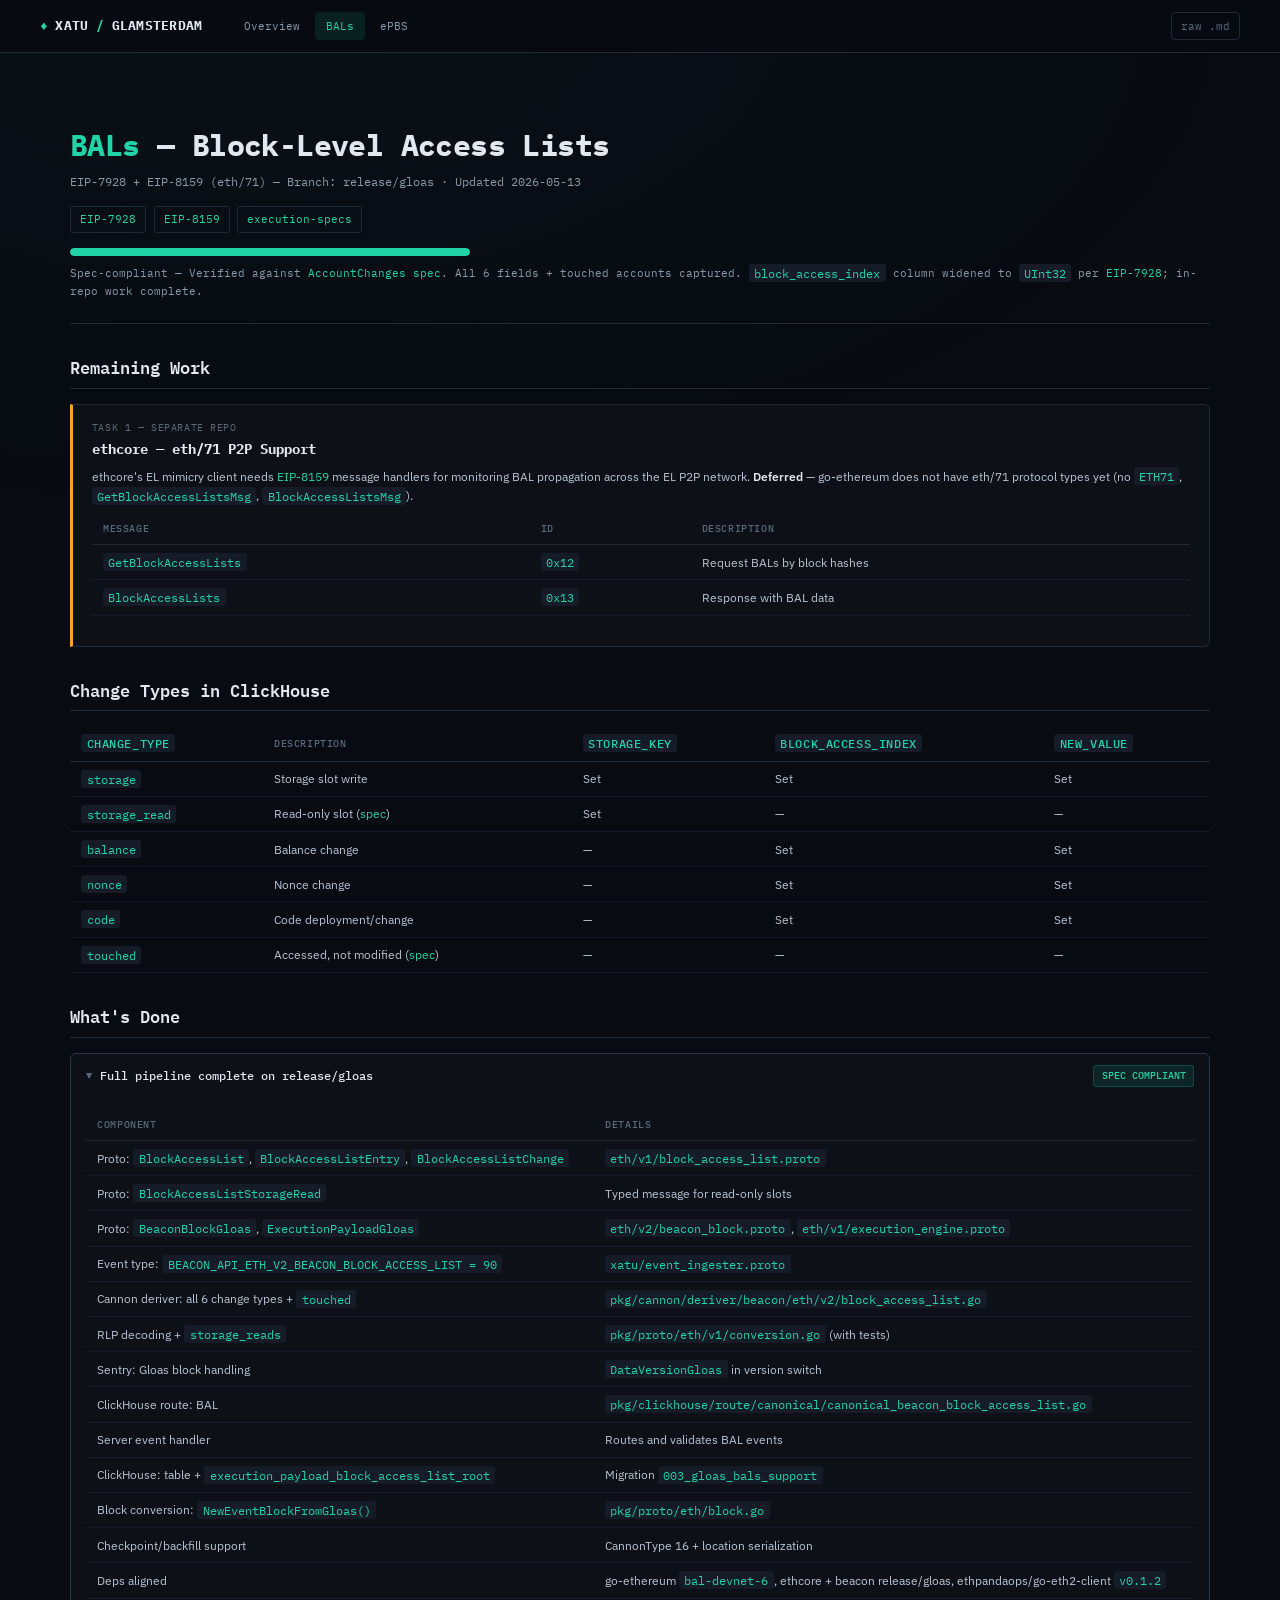
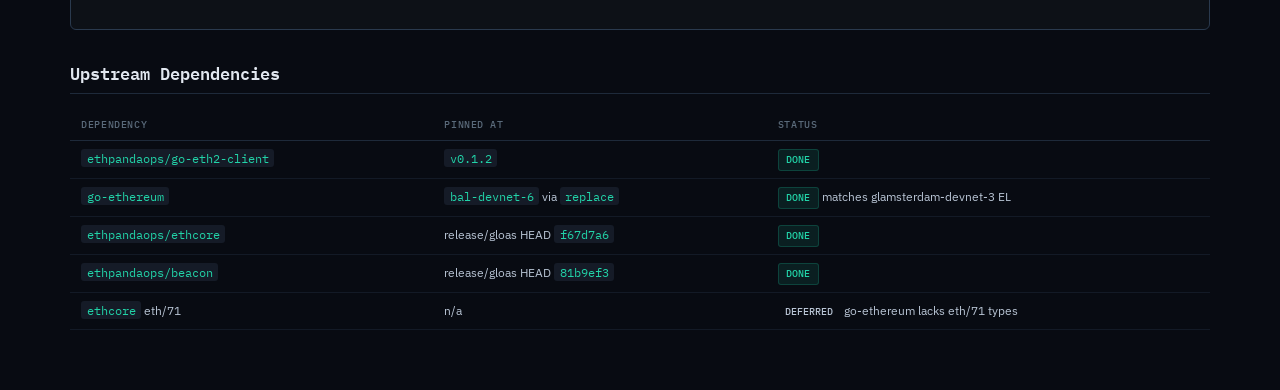
<file: ef/xatu-glammy-prep/bals.html>
<!DOCTYPE html>
<html lang="en">
<head>
<meta charset="UTF-8">
<meta name="viewport" content="width=device-width, initial-scale=1.0">
<title>BALs — Glamsterdam / Xatu</title>
<link rel="preconnect" href="https://fonts.googleapis.com">
<link href="https://fonts.googleapis.com/css2?family=IBM+Plex+Mono:wght@400;500;600;700&family=IBM+Plex+Sans:wght@400;500;600&display=swap" rel="stylesheet">
<style>
*{margin:0;padding:0;box-sizing:border-box}
:root{
  --bg:#080b12;--bg2:#0d1117;--bg3:#151b27;--bg4:#1c2333;
  --border:#1e2a3a;--border2:#2a3a4e;
  --text:#b8c4d4;--text2:#8899aa;--text3:#5a6a7a;
  --white:#e2e8f0;
  --accent:#22d3a8;--accent2:#0ea67a;--accent-dim:rgba(34,211,168,0.1);
  --amber:#f5a623;--amber-dim:rgba(245,166,35,0.1);
  --red:#ef4444;--red-dim:rgba(239,68,68,0.1);
  --blue:#3b82f6;--blue-dim:rgba(59,130,246,0.1);
  --mono:'IBM Plex Mono',monospace;--sans:'IBM Plex Sans',sans-serif;
}
html{font-size:15px;scroll-behavior:smooth}
body{background:var(--bg);color:var(--text);font-family:var(--sans);line-height:1.6;min-height:100vh}
body::before{content:'';position:fixed;inset:0;background:radial-gradient(ellipse 80% 60% at 20% 0%,rgba(34,211,168,0.03),transparent);pointer-events:none;z-index:0}
nav{position:sticky;top:0;z-index:100;background:rgba(8,11,18,0.92);backdrop-filter:blur(12px);border-bottom:1px solid var(--border);padding:0 2rem}
nav .inner{max-width:1200px;margin:0 auto;display:flex;align-items:center;gap:2rem;height:52px}
nav .logo{font-family:var(--mono);font-weight:700;font-size:0.85rem;color:var(--white);letter-spacing:0.02em;display:flex;align-items:center;gap:0.5rem}
nav .logo span{color:var(--accent)}
nav .links{display:flex;gap:0.25rem}
nav .links a{font-family:var(--mono);font-size:0.75rem;color:var(--text2);text-decoration:none;padding:0.35rem 0.75rem;border-radius:4px;transition:all 0.15s}
nav .links a:hover{color:var(--white);background:var(--bg3)}
nav .links a.active{color:var(--accent);background:var(--accent-dim)}
nav .raw{margin-left:auto;font-family:var(--mono);font-size:0.7rem;color:var(--text3);text-decoration:none;padding:0.3rem 0.6rem;border:1px solid var(--border);border-radius:4px;transition:all 0.15s}
nav .raw:hover{color:var(--text);border-color:var(--border2)}
main{max-width:1200px;margin:0 auto;padding:2rem;position:relative;z-index:1}
.hero{padding:2.5rem 0 1.5rem;border-bottom:1px solid var(--border);margin-bottom:2rem}
.hero h1{font-family:var(--mono);font-size:2rem;font-weight:700;color:var(--white);letter-spacing:-0.02em;margin-bottom:0.25rem}
.hero h1 span{color:var(--accent)}
.hero .sub{font-family:var(--mono);font-size:0.8rem;color:var(--text2);margin-bottom:1rem}
.hero .meta{display:flex;flex-wrap:wrap;gap:0.5rem}
.hero .tag{font-family:var(--mono);font-size:0.7rem;padding:0.25rem 0.6rem;border-radius:3px;border:1px solid var(--border);color:var(--text2)}
.hero .tag a{color:var(--accent);text-decoration:none}
section{margin-bottom:2rem;animation:fadeUp 0.4s ease both}
section:nth-child(2){animation-delay:0.05s}section:nth-child(3){animation-delay:0.1s}section:nth-child(4){animation-delay:0.15s}section:nth-child(5){animation-delay:0.2s}
@keyframes fadeUp{from{opacity:0;transform:translateY(8px)}to{opacity:1;transform:translateY(0)}}
section h2{font-family:var(--mono);font-size:1.1rem;font-weight:600;color:var(--white);padding-bottom:0.5rem;border-bottom:1px solid var(--border);margin-bottom:1rem}
p{margin-bottom:0.75rem;font-size:0.9rem}
a{color:var(--accent);text-decoration:none}a:hover{text-decoration:underline}
strong{color:var(--white);font-weight:600}
code{font-family:var(--mono);font-size:0.8rem;background:var(--bg3);padding:0.1rem 0.35rem;border-radius:3px;color:var(--accent)}
table{width:100%;border-collapse:collapse;font-size:0.8rem;margin-bottom:1rem}
th{font-family:var(--mono);font-size:0.65rem;text-transform:uppercase;letter-spacing:0.06em;color:var(--text3);text-align:left;padding:0.5rem 0.75rem;border-bottom:1px solid var(--border);font-weight:500}
td{padding:0.5rem 0.75rem;border-bottom:1px solid rgba(30,42,58,0.5);color:var(--text);vertical-align:top}
tr:hover td{background:rgba(13,17,23,0.5)}
.pill{display:inline-block;font-family:var(--mono);font-size:0.65rem;padding:0.15rem 0.5rem;border-radius:3px;font-weight:500}
.pill-done{background:var(--accent-dim);color:var(--accent);border:1px solid rgba(34,211,168,0.2)}
.pill-todo{background:var(--amber-dim);color:var(--amber);border:1px solid rgba(245,166,35,0.2)}
details{background:var(--bg2);border:1px solid var(--border);border-radius:6px;margin-bottom:0.75rem;overflow:hidden}
details[open]{border-color:var(--border2)}
summary{font-family:var(--mono);font-size:0.8rem;font-weight:500;color:var(--white);padding:0.75rem 1rem;cursor:pointer;user-select:none;display:flex;align-items:center;gap:0.5rem;transition:background 0.15s}
summary:hover{background:var(--bg3)}
summary::marker{content:''}
summary::before{content:'\25B6';font-size:0.55rem;color:var(--text3);transition:transform 0.2s;flex-shrink:0}
details[open] summary::before{transform:rotate(90deg)}
summary .pill{margin-left:auto}
details .content{padding:0.75rem 1rem 1rem}
details .content p{font-size:0.85rem}

/* TASK CARD */
.task{background:var(--bg2);border:1px solid var(--border);border-left:3px solid var(--amber);border-radius:0 6px 6px 0;padding:1rem 1.25rem;margin-bottom:0.75rem;transition:border-color 0.2s}
.task:hover{border-left-color:var(--accent)}
.task .num{font-family:var(--mono);font-size:0.65rem;color:var(--text3);text-transform:uppercase;letter-spacing:0.06em;margin-bottom:0.25rem}
.task h3{font-family:var(--mono);font-size:0.9rem;color:var(--white);margin-bottom:0.4rem}
.task p{font-size:0.82rem;margin-bottom:0.5rem;color:var(--text)}
.task ul{font-size:0.82rem;padding-left:1.25rem;color:var(--text2)}
.task ul li{margin-bottom:0.2rem}
.task .spec{font-family:var(--mono);font-size:0.7rem;margin-top:0.5rem}

.status-bar-big{height:8px;border-radius:4px;background:var(--bg);overflow:hidden;margin:1rem 0 0.5rem;max-width:400px}
.status-bar-big .fill{height:100%;border-radius:4px;background:var(--accent)}
.pct{font-family:var(--mono);font-size:0.75rem;color:var(--text2)}
</style>
</head>
<body>

<nav>
  <div class="inner">
    <div class="logo"><span>&diamondsuit;</span> XATU <span>/</span> GLAMSTERDAM</div>
    <div class="links">
      <a href="index.html">Overview</a>
      <a href="bals.html" class="active">BALs</a>
      <a href="epbs.html">ePBS</a>
    </div>
    <a href="../glamsterdam_bals.md" class="raw">raw .md</a>
  </div>
</nav>

<main>

<div class="hero">
  <h1><span>BALs</span> &mdash; Block-Level Access Lists</h1>
  <div class="sub">EIP-7928 + EIP-8159 (eth/71) &mdash; Branch: release/gloas &middot; Updated 2026-05-13</div>
  <div class="meta">
    <span class="tag"><a href="https://eips.ethereum.org/EIPS/eip-7928">EIP-7928</a></span>
    <span class="tag"><a href="https://eips.ethereum.org/EIPS/eip-8159">EIP-8159</a></span>
    <span class="tag"><a href="https://github.com/ethereum/execution-specs/blob/forks/amsterdam/src/ethereum/forks/amsterdam/block_access_lists.py">execution-specs</a></span>
  </div>
  <div class="status-bar-big"><div class="fill" style="width:100%"></div></div>
  <div class="pct">Spec-compliant &mdash; Verified against <a href="https://github.com/ethereum/execution-specs/blob/forks/amsterdam/src/ethereum/forks/amsterdam/block_access_lists.py#L198">AccountChanges spec</a>. All 6 fields + touched accounts captured. <code>block_access_index</code> column widened to <code>UInt32</code> per <a href="https://eips.ethereum.org/EIPS/eip-7928">EIP-7928</a>; in-repo work complete.</div>
</div>

<!-- REMAINING WORK -->
<section>
  <h2>Remaining Work</h2>

  <div class="task">
    <div class="num">Task 1 &mdash; separate repo</div>
    <h3>ethcore &mdash; eth/71 P2P Support</h3>
    <p>ethcore's EL mimicry client needs <a href="https://eips.ethereum.org/EIPS/eip-8159">EIP-8159</a> message handlers for monitoring BAL propagation across the EL P2P network. <strong>Deferred</strong> &mdash; go-ethereum does not have eth/71 protocol types yet (no <code>ETH71</code>, <code>GetBlockAccessListsMsg</code>, <code>BlockAccessListsMsg</code>).</p>
    <table>
      <thead><tr><th>Message</th><th>ID</th><th>Description</th></tr></thead>
      <tbody>
        <tr><td><code>GetBlockAccessLists</code></td><td><code>0x12</code></td><td>Request BALs by block hashes</td></tr>
        <tr><td><code>BlockAccessLists</code></td><td><code>0x13</code></td><td>Response with BAL data</td></tr>
      </tbody>
    </table>
  </div>

</section>

<!-- CHANGE TYPES -->
<section>
  <h2>Change Types in ClickHouse</h2>
  <table>
    <thead><tr><th><code>change_type</code></th><th>Description</th><th><code>storage_key</code></th><th><code>block_access_index</code></th><th><code>new_value</code></th></tr></thead>
    <tbody>
      <tr><td><code>storage</code></td><td>Storage slot write</td><td>Set</td><td>Set</td><td>Set</td></tr>
      <tr><td><code>storage_read</code></td><td>Read-only slot (<a href="https://github.com/ethereum/execution-specs/blob/forks/amsterdam/src/ethereum/forks/amsterdam/block_access_lists.py#L218">spec</a>)</td><td>Set</td><td>&mdash;</td><td>&mdash;</td></tr>
      <tr><td><code>balance</code></td><td>Balance change</td><td>&mdash;</td><td>Set</td><td>Set</td></tr>
      <tr><td><code>nonce</code></td><td>Nonce change</td><td>&mdash;</td><td>Set</td><td>Set</td></tr>
      <tr><td><code>code</code></td><td>Code deployment/change</td><td>&mdash;</td><td>Set</td><td>Set</td></tr>
      <tr><td><code>touched</code></td><td>Accessed, not modified (<a href="https://github.com/ethereum/execution-specs/blob/forks/amsterdam/src/ethereum/forks/amsterdam/block_access_lists.py#L529">spec</a>)</td><td>&mdash;</td><td>&mdash;</td><td>&mdash;</td></tr>
    </tbody>
  </table>
</section>

<!-- WHAT'S DONE -->
<section>
  <h2>What's Done</h2>
  <details open>
    <summary>Full pipeline complete on release/gloas <span class="pill pill-done">SPEC COMPLIANT</span></summary>
    <div class="content">
      <table>
        <thead><tr><th>Component</th><th>Details</th></tr></thead>
        <tbody>
          <tr><td>Proto: <code>BlockAccessList</code>, <code>BlockAccessListEntry</code>, <code>BlockAccessListChange</code></td><td><code>eth/v1/block_access_list.proto</code></td></tr>
          <tr><td>Proto: <code>BlockAccessListStorageRead</code></td><td>Typed message for read-only slots</td></tr>
          <tr><td>Proto: <code>BeaconBlockGloas</code>, <code>ExecutionPayloadGloas</code></td><td><code>eth/v2/beacon_block.proto</code>, <code>eth/v1/execution_engine.proto</code></td></tr>
          <tr><td>Event type: <code>BEACON_API_ETH_V2_BEACON_BLOCK_ACCESS_LIST = 90</code></td><td><code>xatu/event_ingester.proto</code></td></tr>
          <tr><td>Cannon deriver: all 6 change types + <code>touched</code></td><td><code>pkg/cannon/deriver/beacon/eth/v2/block_access_list.go</code></td></tr>
          <tr><td>RLP decoding + <code>storage_reads</code></td><td><code>pkg/proto/eth/v1/conversion.go</code> (with tests)</td></tr>
          <tr><td>Sentry: Gloas block handling</td><td><code>DataVersionGloas</code> in version switch</td></tr>
          <tr><td>ClickHouse route: BAL</td><td><code>pkg/clickhouse/route/canonical/canonical_beacon_block_access_list.go</code></td></tr>
          <tr><td>Server event handler</td><td>Routes and validates BAL events</td></tr>
          <tr><td>ClickHouse: table + <code>execution_payload_block_access_list_root</code></td><td>Migration <code>003_gloas_bals_support</code></td></tr>
          <tr><td>Block conversion: <code>NewEventBlockFromGloas()</code></td><td><code>pkg/proto/eth/block.go</code></td></tr>
          <tr><td>Checkpoint/backfill support</td><td>CannonType 16 + location serialization</td></tr>
          <tr><td>Deps aligned</td><td>go-ethereum <code>bal-devnet-6</code>, ethcore + beacon release/gloas, ethpandaops/go-eth2-client <code>v0.1.2</code></td></tr>
        </tbody>
      </table>
    </div>
  </details>
</section>

<!-- DEPS -->
<section>
  <h2>Upstream Dependencies</h2>
  <table>
    <thead><tr><th>Dependency</th><th>Pinned at</th><th>Status</th></tr></thead>
    <tbody>
      <tr><td><code>ethpandaops/go-eth2-client</code></td><td><code>v0.1.2</code></td><td><span class="pill pill-done">DONE</span></td></tr>
      <tr><td><code>go-ethereum</code></td><td><code>bal-devnet-6</code> via <code>replace</code></td><td><span class="pill pill-done">DONE</span> matches glamsterdam-devnet-3 EL</td></tr>
      <tr><td><code>ethpandaops/ethcore</code></td><td>release/gloas HEAD <code>f67d7a6</code></td><td><span class="pill pill-done">DONE</span></td></tr>
      <tr><td><code>ethpandaops/beacon</code></td><td>release/gloas HEAD <code>81b9ef3</code></td><td><span class="pill pill-done">DONE</span></td></tr>
      <tr><td><code>ethcore</code> eth/71</td><td>n/a</td><td><span class="pill pill-blocked">DEFERRED</span> go-ethereum lacks eth/71 types</td></tr>
    </tbody>
  </table>
</section>

</main>
</body>
</html>
</file>
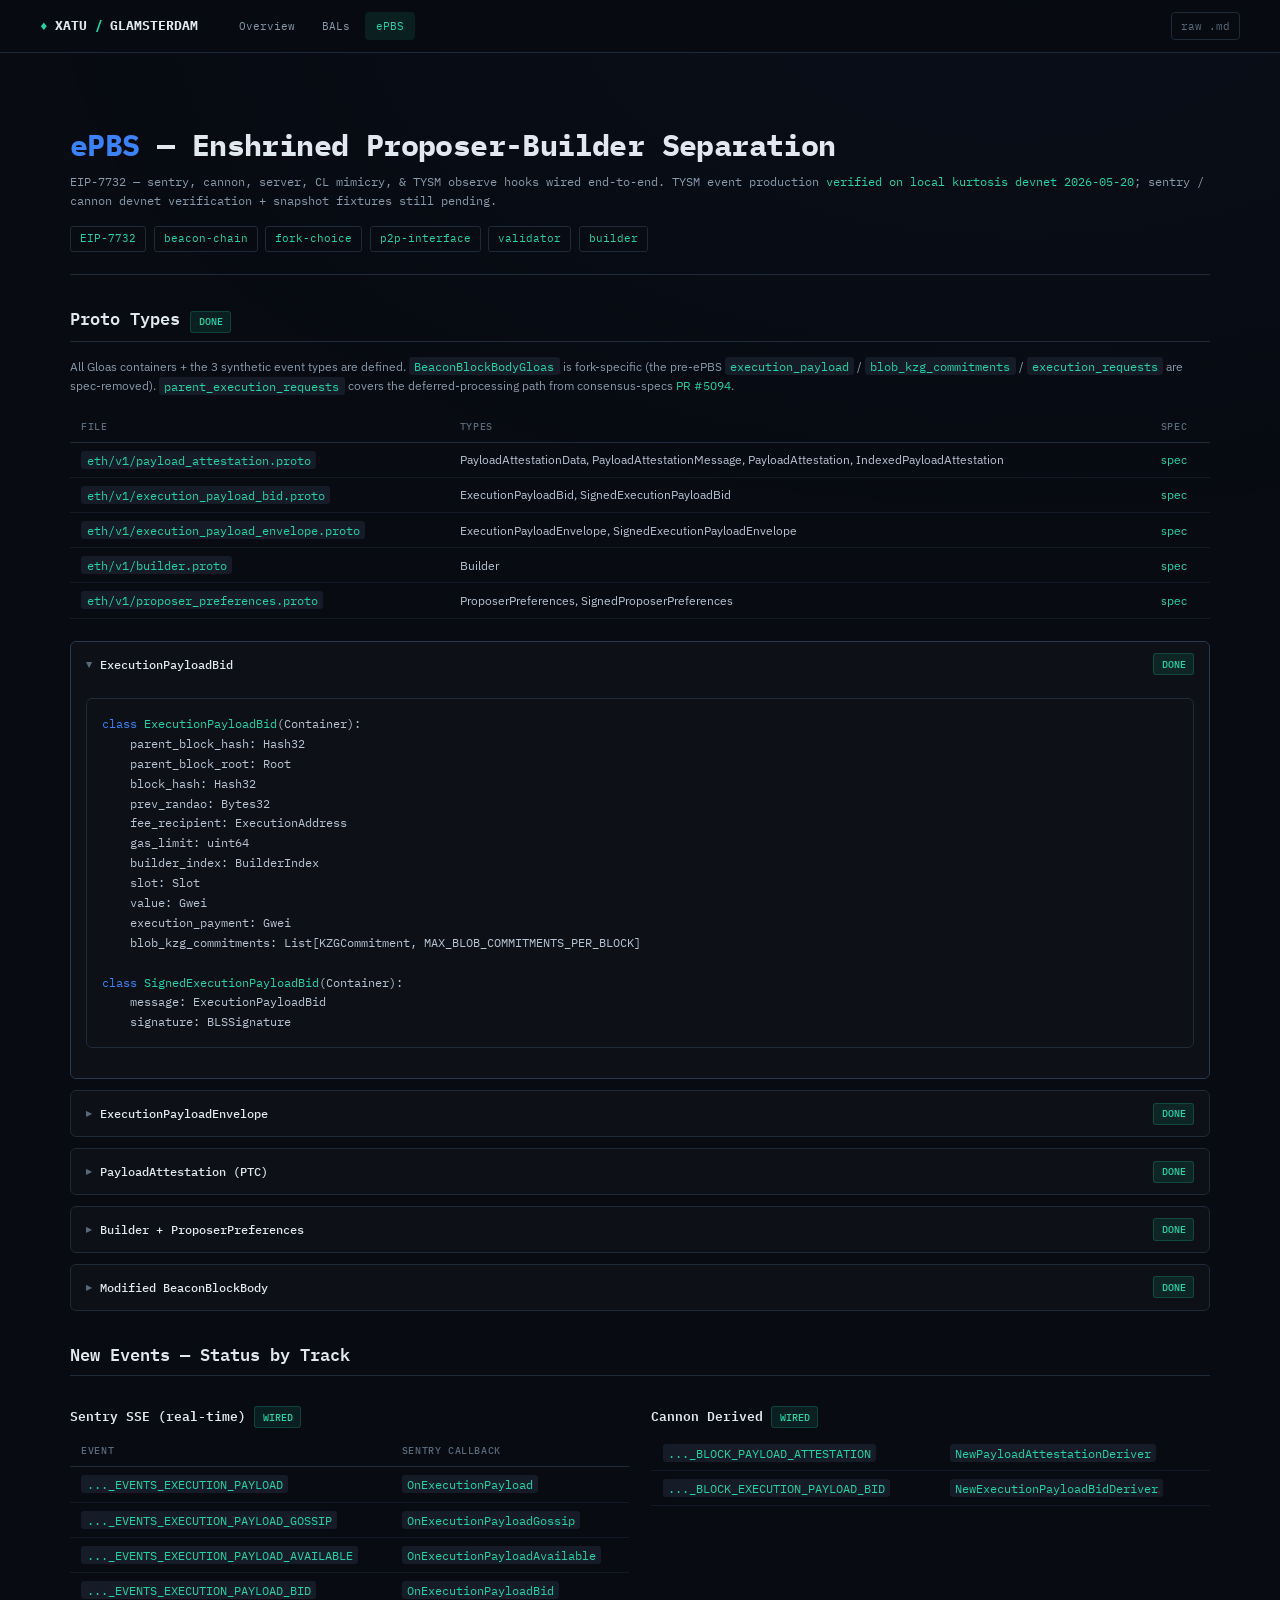
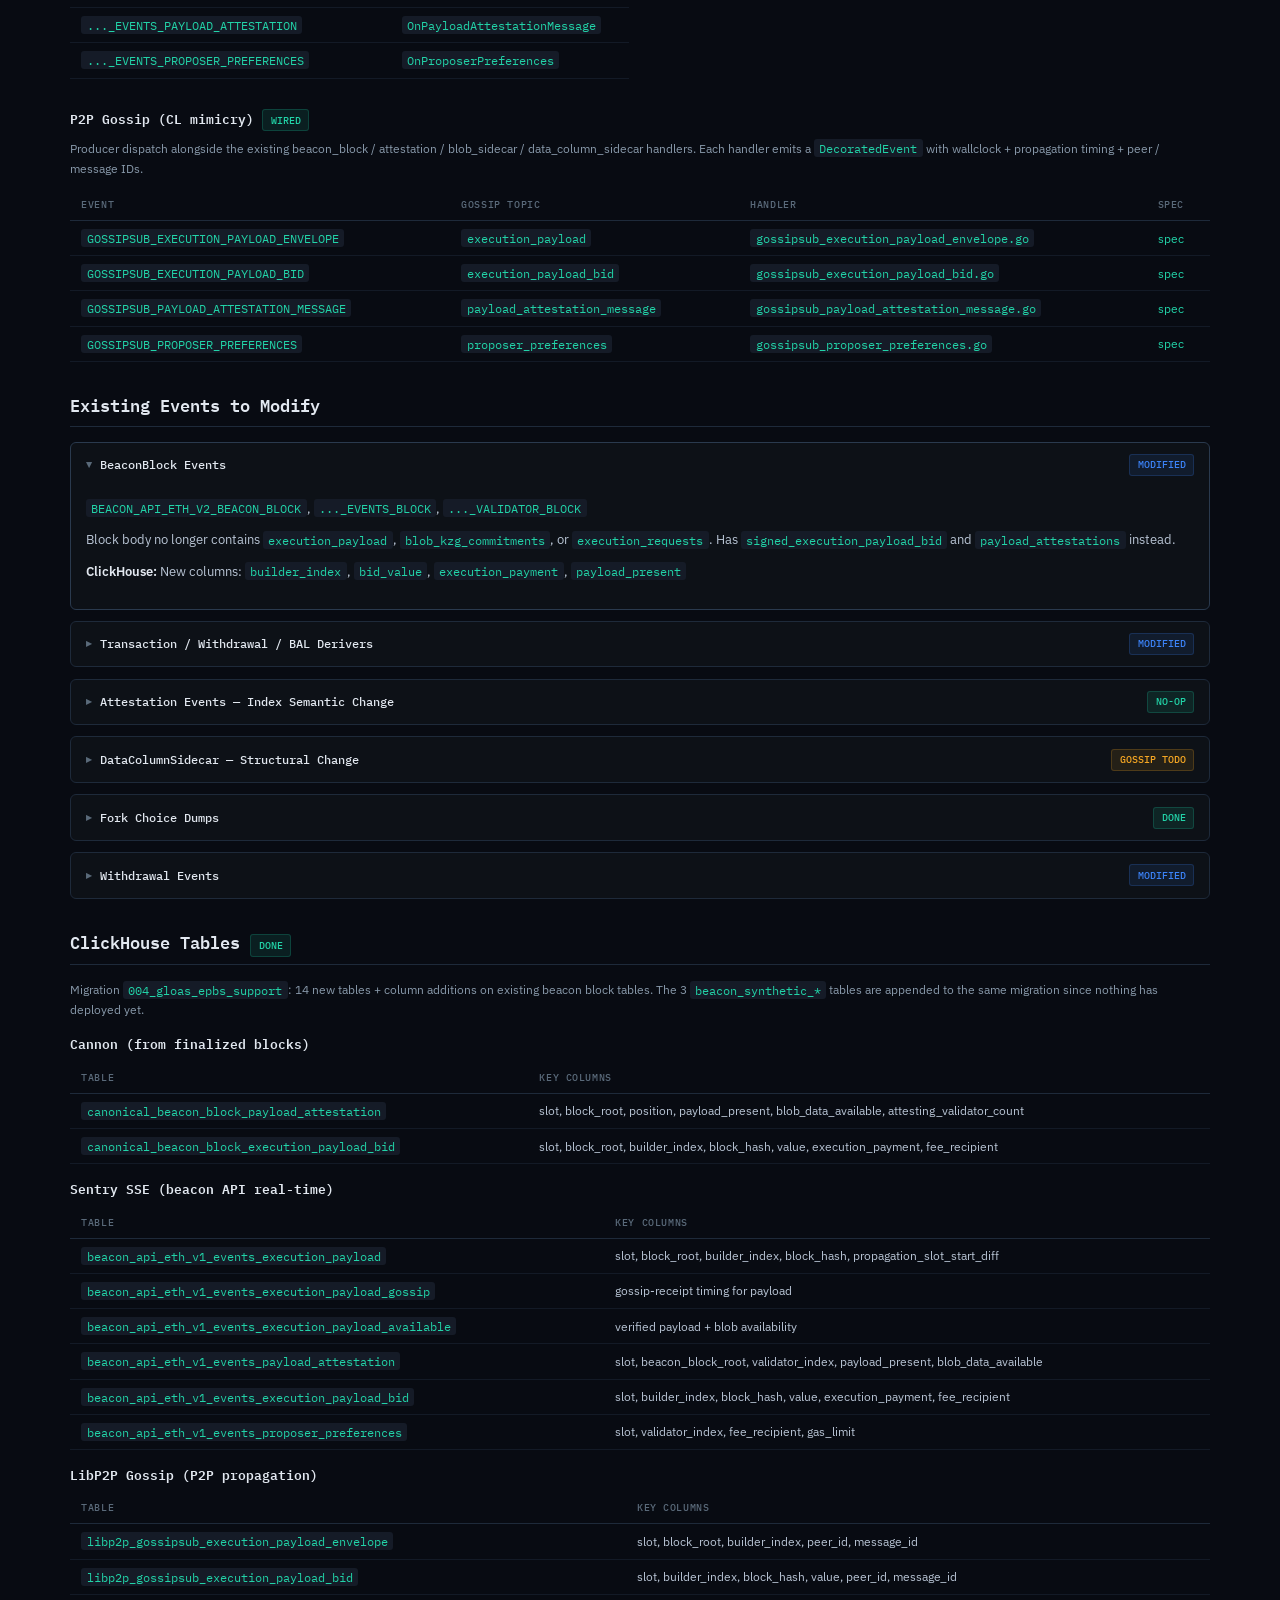
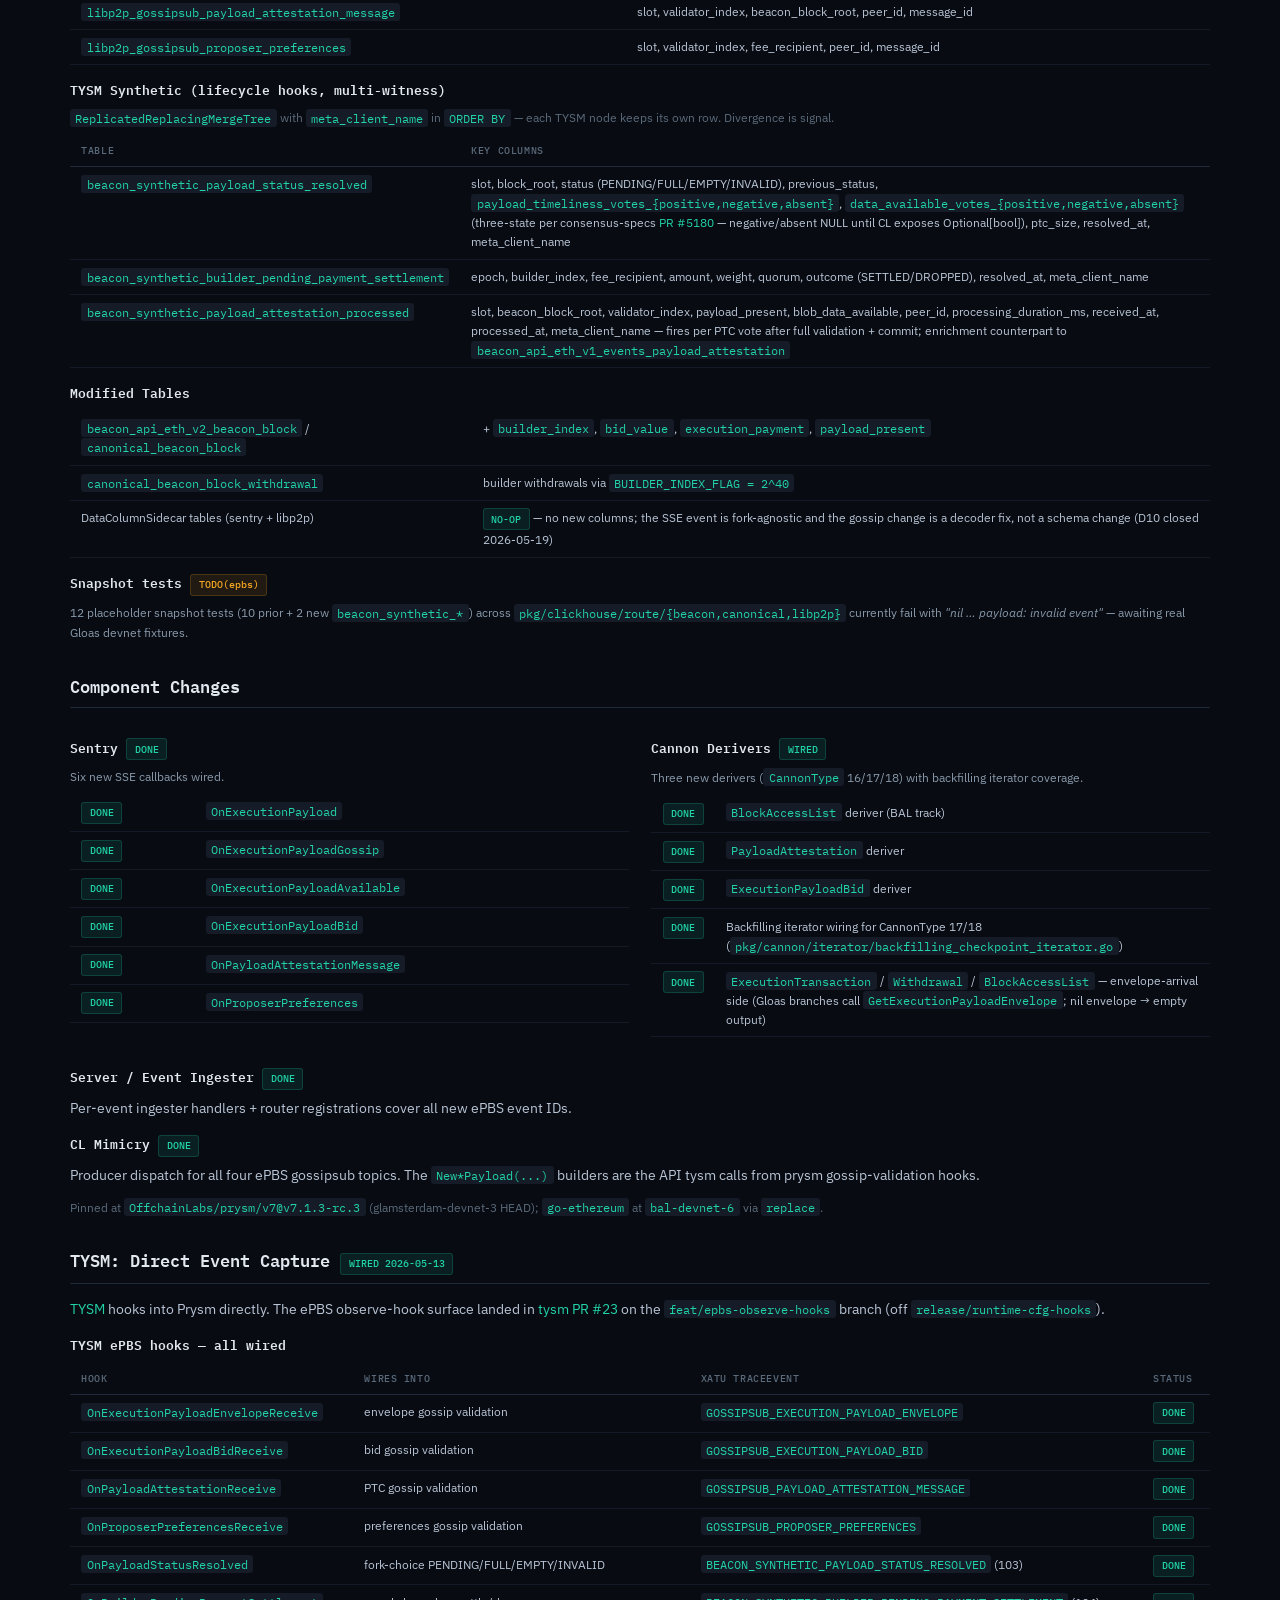
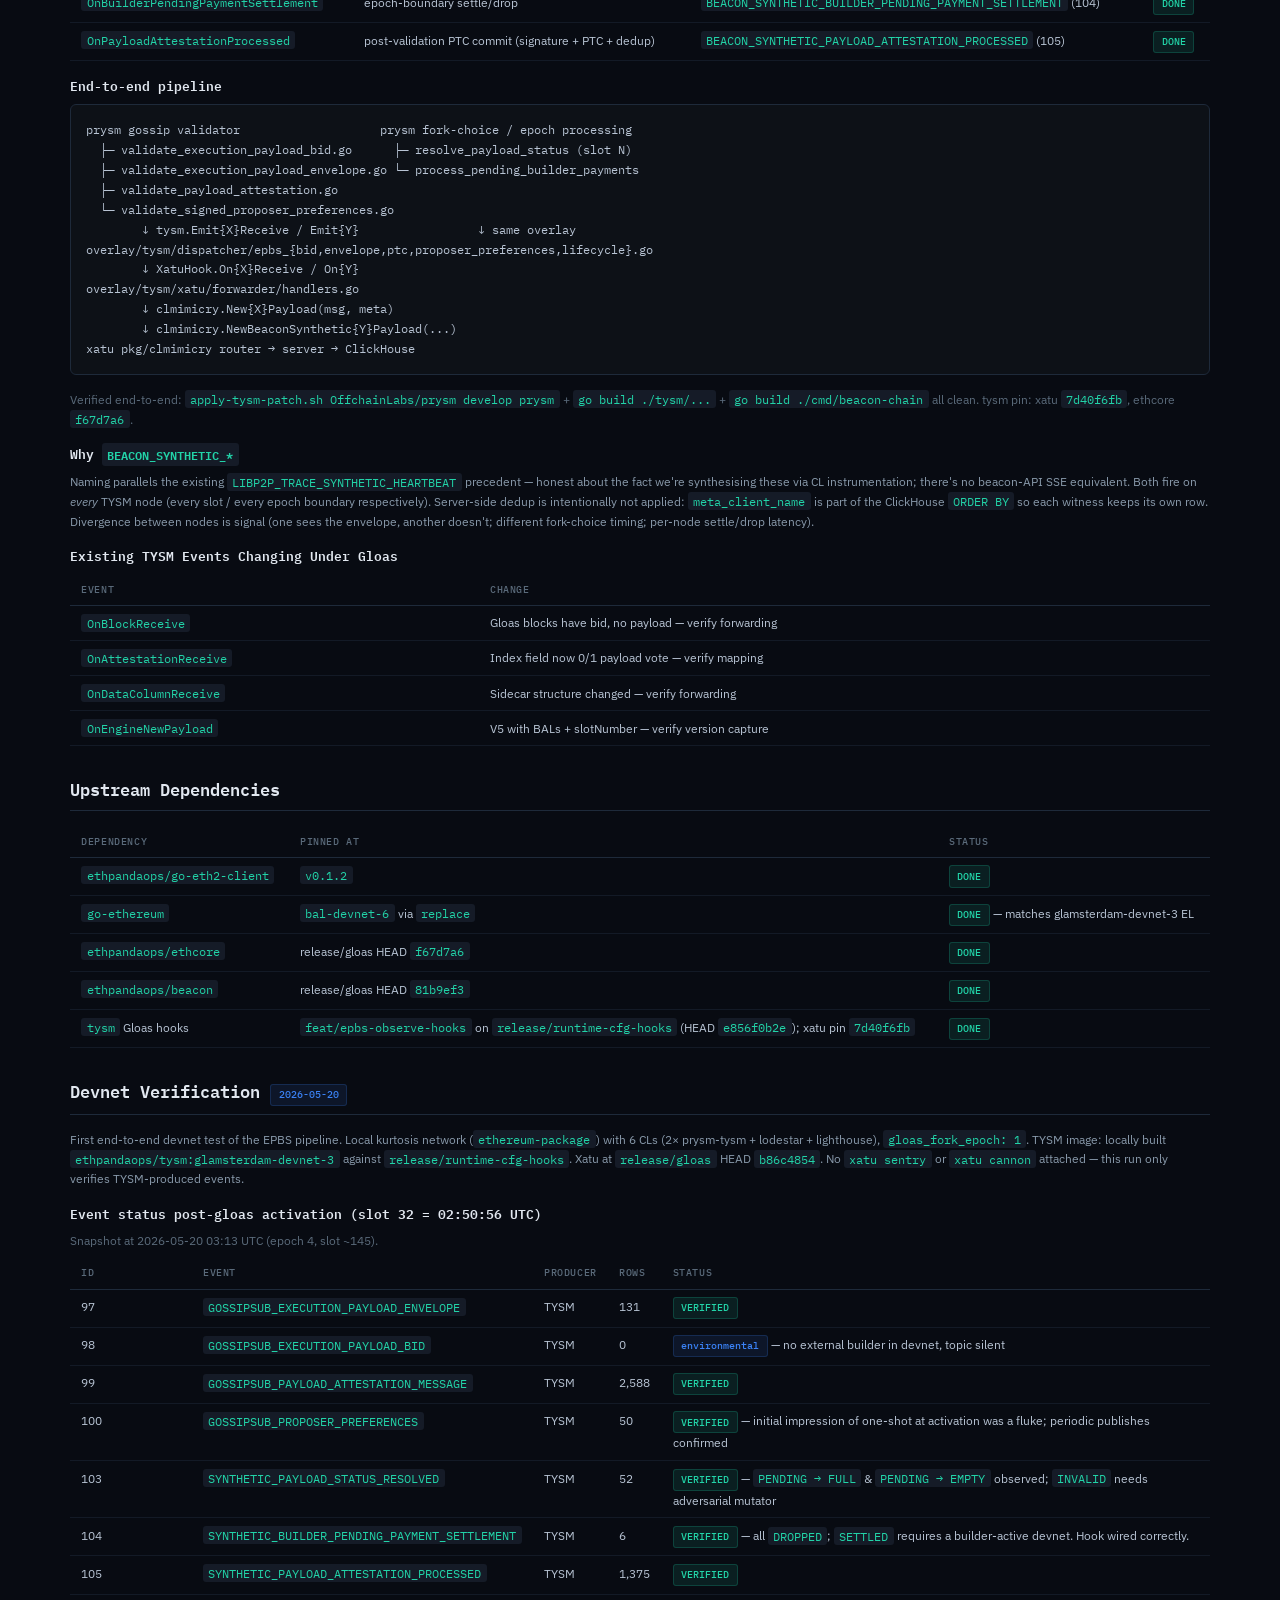
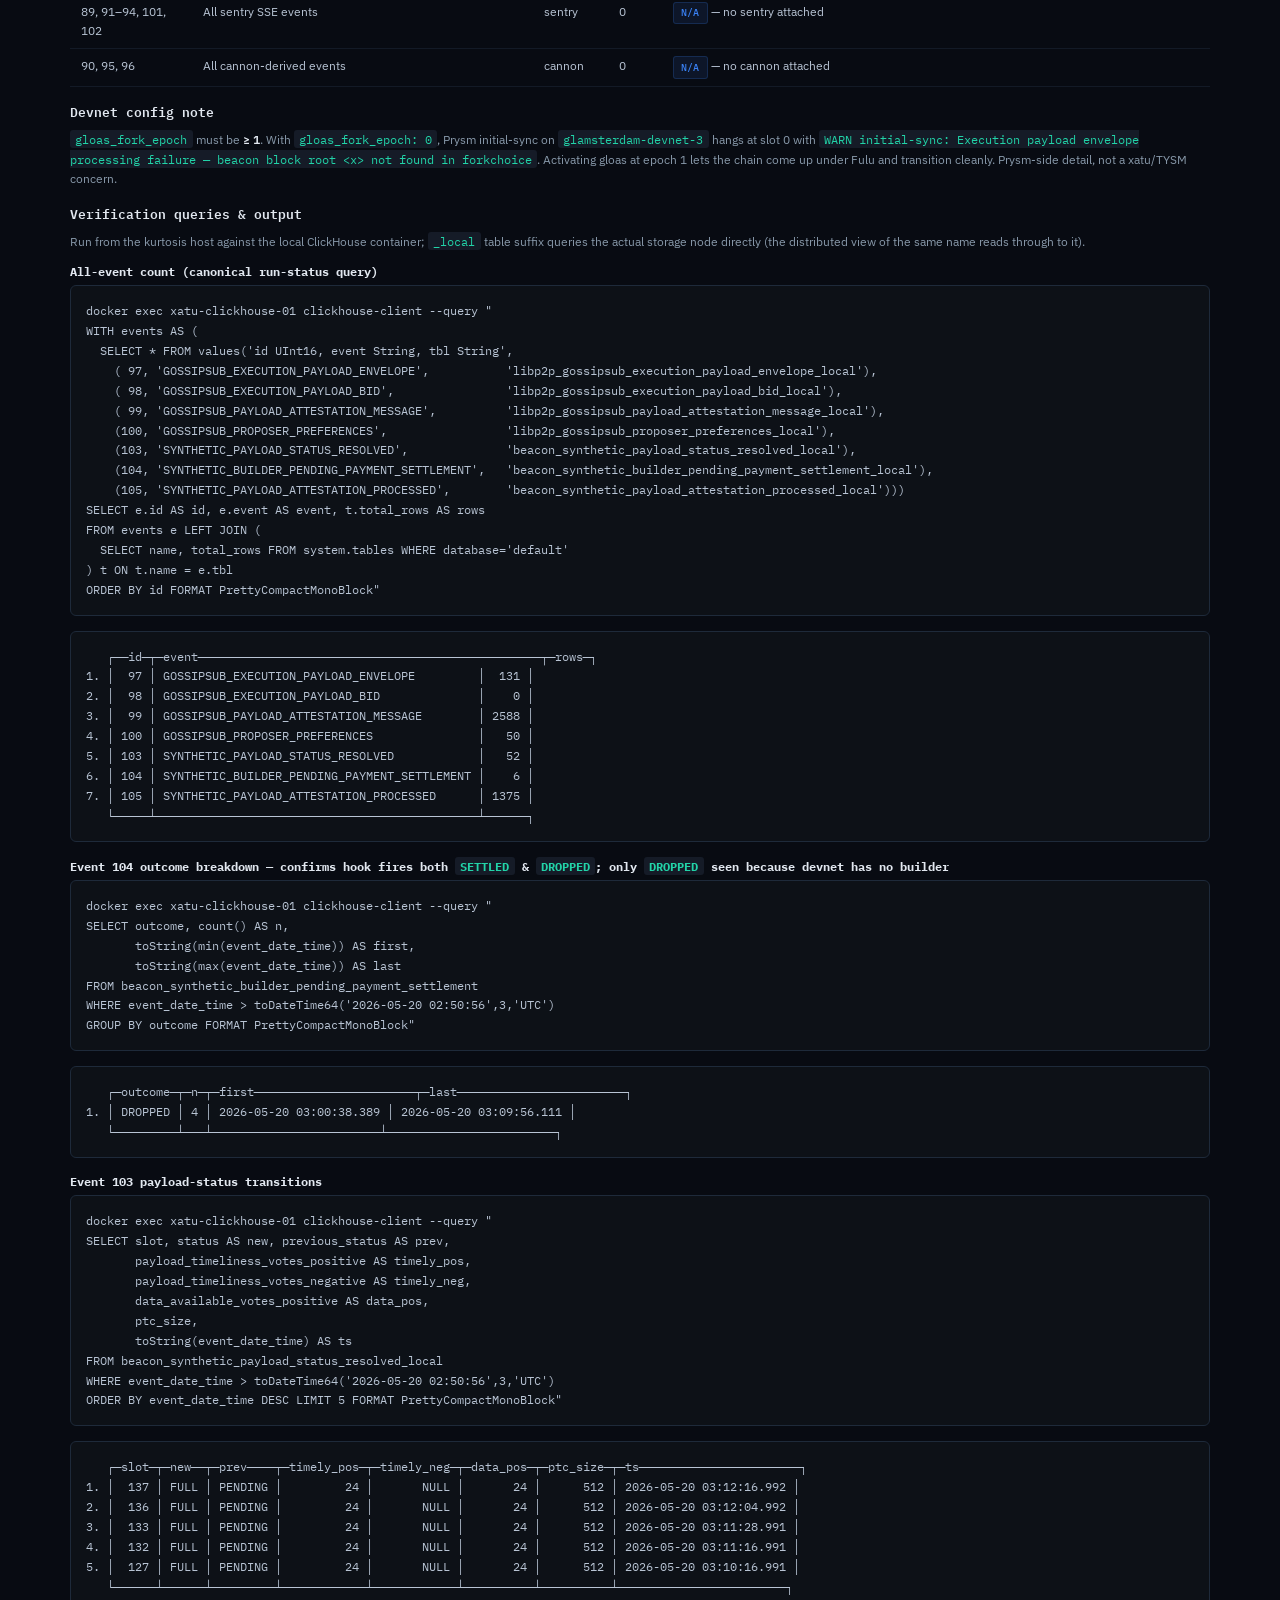
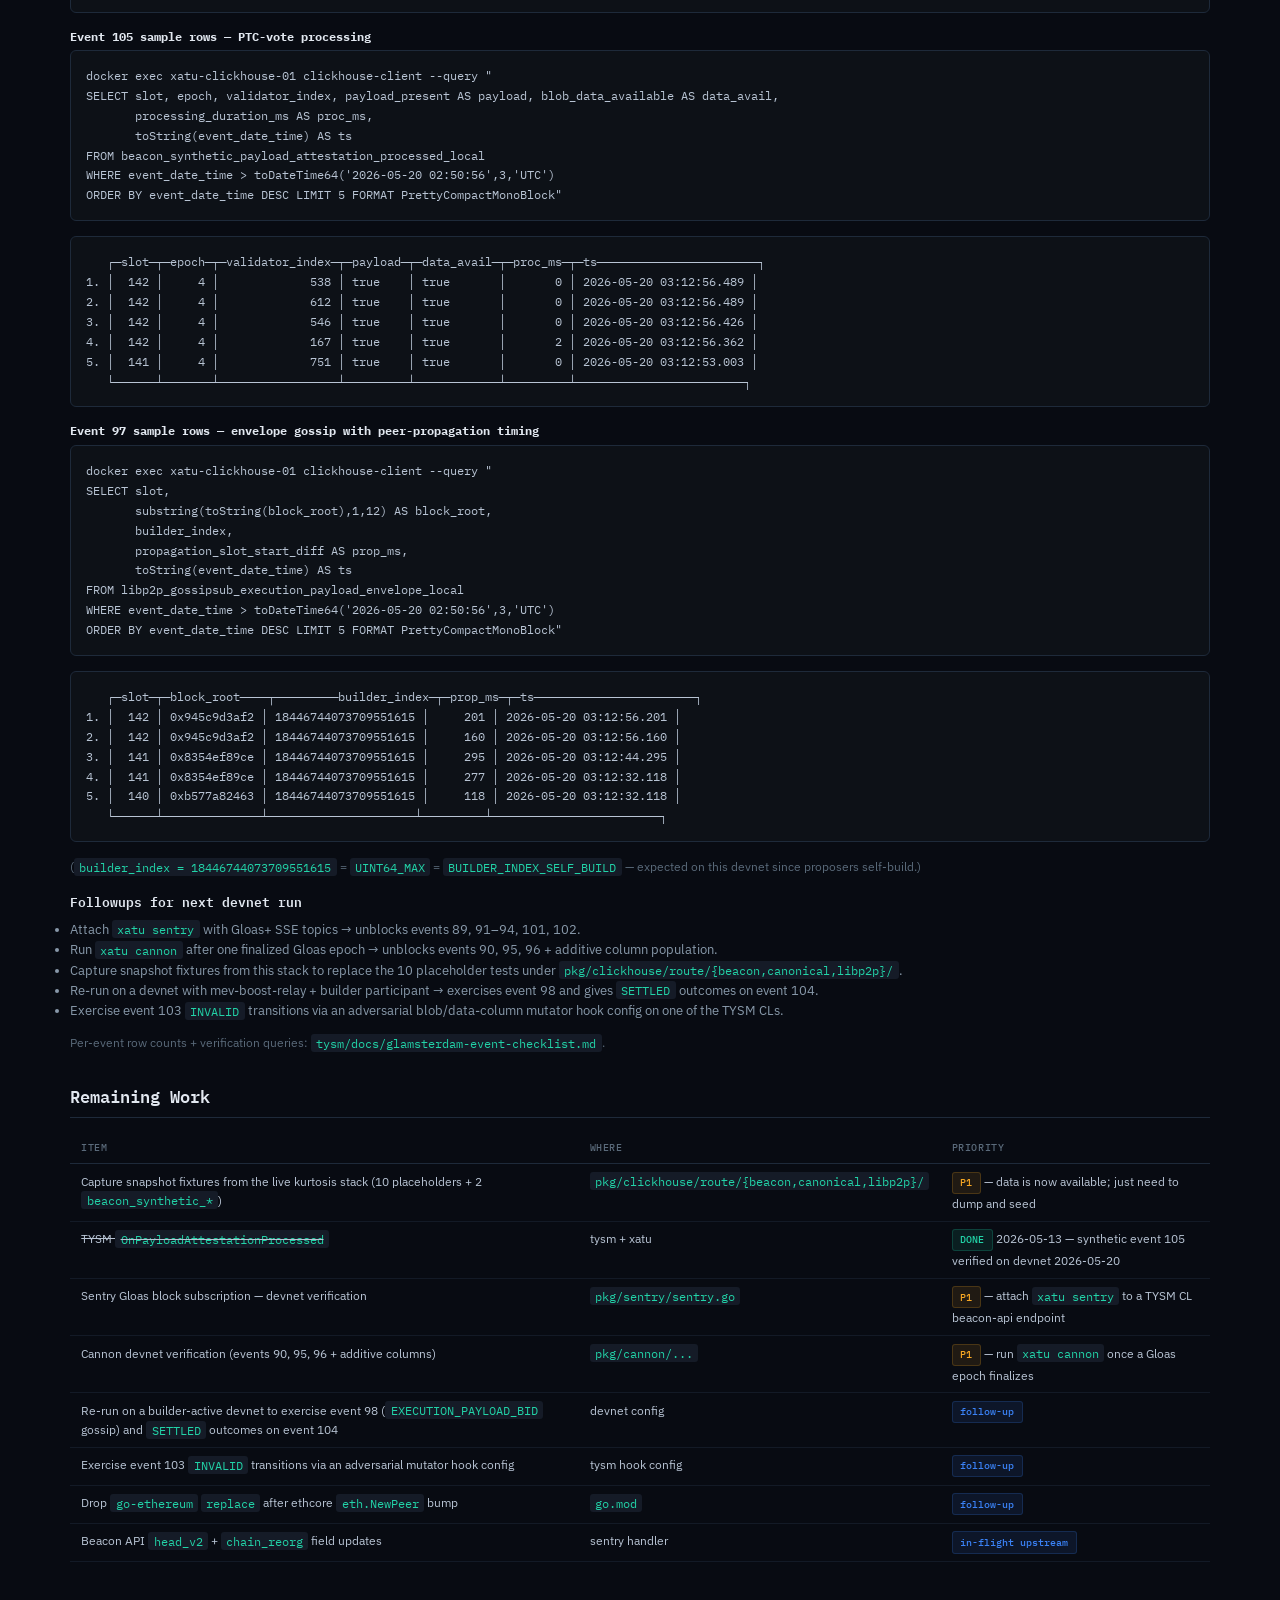
<file: ef/xatu-glammy-prep/epbs.html>
<!DOCTYPE html>
<html lang="en">
<head>
<meta charset="UTF-8">
<meta name="viewport" content="width=device-width, initial-scale=1.0">
<title>ePBS — Glamsterdam / Xatu</title>
<link rel="preconnect" href="https://fonts.googleapis.com">
<link href="https://fonts.googleapis.com/css2?family=IBM+Plex+Mono:wght@400;500;600;700&family=IBM+Plex+Sans:wght@400;500;600&display=swap" rel="stylesheet">
<style>
*{margin:0;padding:0;box-sizing:border-box}
:root{
  --bg:#080b12;--bg2:#0d1117;--bg3:#151b27;--bg4:#1c2333;
  --border:#1e2a3a;--border2:#2a3a4e;
  --text:#b8c4d4;--text2:#8899aa;--text3:#5a6a7a;
  --white:#e2e8f0;
  --accent:#22d3a8;--accent2:#0ea67a;--accent-dim:rgba(34,211,168,0.1);
  --amber:#f5a623;--amber-dim:rgba(245,166,35,0.1);
  --red:#ef4444;--red-dim:rgba(239,68,68,0.1);
  --blue:#3b82f6;--blue-dim:rgba(59,130,246,0.1);
  --purple:#a78bfa;--purple-dim:rgba(167,139,250,0.1);
  --mono:'IBM Plex Mono',monospace;--sans:'IBM Plex Sans',sans-serif;
}
html{font-size:15px;scroll-behavior:smooth}
body{background:var(--bg);color:var(--text);font-family:var(--sans);line-height:1.6;min-height:100vh}
body::before{content:'';position:fixed;inset:0;background:radial-gradient(ellipse 80% 60% at 80% 0%,rgba(59,130,246,0.03),transparent);pointer-events:none;z-index:0}
nav{position:sticky;top:0;z-index:100;background:rgba(8,11,18,0.92);backdrop-filter:blur(12px);border-bottom:1px solid var(--border);padding:0 2rem}
nav .inner{max-width:1200px;margin:0 auto;display:flex;align-items:center;gap:2rem;height:52px}
nav .logo{font-family:var(--mono);font-weight:700;font-size:0.85rem;color:var(--white);display:flex;align-items:center;gap:0.5rem}
nav .logo span{color:var(--accent)}
nav .links{display:flex;gap:0.25rem}
nav .links a{font-family:var(--mono);font-size:0.75rem;color:var(--text2);text-decoration:none;padding:0.35rem 0.75rem;border-radius:4px;transition:all 0.15s}
nav .links a:hover{color:var(--white);background:var(--bg3)}
nav .links a.active{color:var(--accent);background:var(--accent-dim)}
nav .raw{margin-left:auto;font-family:var(--mono);font-size:0.7rem;color:var(--text3);text-decoration:none;padding:0.3rem 0.6rem;border:1px solid var(--border);border-radius:4px;transition:all 0.15s}
nav .raw:hover{color:var(--text);border-color:var(--border2)}
main{max-width:1200px;margin:0 auto;padding:2rem;position:relative;z-index:1}
.hero{padding:2.5rem 0 1.5rem;border-bottom:1px solid var(--border);margin-bottom:2rem}
.hero h1{font-family:var(--mono);font-size:2rem;font-weight:700;color:var(--white);letter-spacing:-0.02em;margin-bottom:0.25rem}
.hero h1 span{color:var(--blue)}
.hero .sub{font-family:var(--mono);font-size:0.8rem;color:var(--text2);margin-bottom:1rem}
.hero .meta{display:flex;flex-wrap:wrap;gap:0.5rem}
.hero .tag{font-family:var(--mono);font-size:0.7rem;padding:0.25rem 0.6rem;border-radius:3px;border:1px solid var(--border);color:var(--text2)}
.hero .tag a{color:var(--accent);text-decoration:none}
section{margin-bottom:2rem;animation:fadeUp 0.4s ease both}
section:nth-child(2){animation-delay:0.05s}section:nth-child(3){animation-delay:0.1s}section:nth-child(4){animation-delay:0.15s}section:nth-child(5){animation-delay:0.2s}section:nth-child(6){animation-delay:0.25s}section:nth-child(7){animation-delay:0.3s}section:nth-child(8){animation-delay:0.35s}section:nth-child(9){animation-delay:0.4s}section:nth-child(10){animation-delay:0.45s}
@keyframes fadeUp{from{opacity:0;transform:translateY(8px)}to{opacity:1;transform:translateY(0)}}
section h2{font-family:var(--mono);font-size:1.1rem;font-weight:600;color:var(--white);padding-bottom:0.5rem;border-bottom:1px solid var(--border);margin-bottom:1rem}
section h3{font-family:var(--mono);font-size:0.85rem;font-weight:600;color:var(--white);margin:1rem 0 0.5rem}
p{margin-bottom:0.75rem;font-size:0.9rem}
a{color:var(--accent);text-decoration:none}a:hover{text-decoration:underline}
strong{color:var(--white);font-weight:600}
code{font-family:var(--mono);font-size:0.8rem;background:var(--bg3);padding:0.1rem 0.35rem;border-radius:3px;color:var(--accent)}
pre{background:var(--bg2);border:1px solid var(--border);border-radius:6px;padding:1rem;overflow-x:auto;margin-bottom:1rem;font-family:var(--mono);font-size:0.78rem;line-height:1.7;color:var(--text)}
pre .kw{color:var(--blue)}
pre .type{color:var(--accent)}
pre .comment{color:var(--text3)}
table{width:100%;border-collapse:collapse;font-size:0.8rem;margin-bottom:1rem}
th{font-family:var(--mono);font-size:0.65rem;text-transform:uppercase;letter-spacing:0.06em;color:var(--text3);text-align:left;padding:0.5rem 0.75rem;border-bottom:1px solid var(--border);font-weight:500}
td{padding:0.5rem 0.75rem;border-bottom:1px solid rgba(30,42,58,0.5);color:var(--text);vertical-align:top}
tr:hover td{background:rgba(13,17,23,0.5)}
.pill{display:inline-block;font-family:var(--mono);font-size:0.65rem;padding:0.15rem 0.5rem;border-radius:3px;font-weight:500}
.pill-done{background:var(--accent-dim);color:var(--accent);border:1px solid rgba(34,211,168,0.2)}
.pill-todo{background:var(--amber-dim);color:var(--amber);border:1px solid rgba(245,166,35,0.2)}
.pill-blocked{background:var(--red-dim);color:var(--red);border:1px solid rgba(239,68,68,0.2)}
.pill-info{background:var(--blue-dim);color:var(--blue);border:1px solid rgba(59,130,246,0.2)}
.pill-p0{background:var(--red-dim);color:var(--red);border:1px solid rgba(239,68,68,0.2)}
.pill-p1{background:var(--amber-dim);color:var(--amber);border:1px solid rgba(245,166,35,0.2)}
.pill-new{background:var(--purple-dim);color:var(--purple);border:1px solid rgba(167,139,250,0.2)}
.pill-mod{background:var(--blue-dim);color:var(--blue);border:1px solid rgba(59,130,246,0.2)}
details{background:var(--bg2);border:1px solid var(--border);border-radius:6px;margin-bottom:0.75rem;overflow:hidden}
details[open]{border-color:var(--border2)}
summary{font-family:var(--mono);font-size:0.8rem;font-weight:500;color:var(--white);padding:0.75rem 1rem;cursor:pointer;user-select:none;display:flex;align-items:center;gap:0.5rem;transition:background 0.15s}
summary:hover{background:var(--bg3)}
summary::marker{content:''}
summary::before{content:'\25B6';font-size:0.55rem;color:var(--text3);transition:transform 0.2s;flex-shrink:0}
details[open] summary::before{transform:rotate(90deg)}
summary .pill{margin-left:auto}
details .content{padding:0.75rem 1rem 1rem}
details .content p{font-size:0.85rem}
.cols{display:grid;grid-template-columns:1fr 1fr;gap:1.5rem}
@media(max-width:800px){.cols{grid-template-columns:1fr}}

/* TIMING DIAGRAM */
.timing{background:var(--bg2);border:1px solid var(--border);border-radius:8px;padding:1.5rem;margin-bottom:1.5rem;overflow-x:auto}
.timing-bar{position:relative;height:80px;margin:1rem 0}
.timing-track{position:absolute;top:36px;left:0;right:0;height:2px;background:var(--border)}
.timing-mark{position:absolute;display:flex;flex-direction:column;align-items:center}
.timing-mark .dot{width:10px;height:10px;border-radius:50%;border:2px solid;position:relative;top:31px}
.timing-mark .label{font-family:var(--mono);font-size:0.65rem;color:var(--text2);position:relative;top:38px;white-space:nowrap}
.timing-mark .time{font-family:var(--mono);font-size:0.6rem;color:var(--text3);position:relative;top:0;white-space:nowrap}
.timing-mark .event{font-family:var(--mono);font-size:0.7rem;color:var(--white);position:relative;top:14px;white-space:nowrap;font-weight:500}
</style>
</head>
<body>

<nav>
  <div class="inner">
    <div class="logo"><span>&diamondsuit;</span> XATU <span>/</span> GLAMSTERDAM</div>
    <div class="links">
      <a href="index.html">Overview</a>
      <a href="bals.html">BALs</a>
      <a href="epbs.html" class="active">ePBS</a>
    </div>
    <a href="../glamsterdam_epbs.md" class="raw">raw .md</a>
  </div>
</nav>

<main>

<div class="hero">
  <h1><span>ePBS</span> &mdash; Enshrined Proposer-Builder Separation</h1>
  <div class="sub">EIP-7732 &mdash; sentry, cannon, server, CL mimicry, &amp; TYSM observe hooks wired end-to-end. TYSM event production <a href="#devnet">verified on local kurtosis devnet 2026-05-20</a>; sentry / cannon devnet verification + snapshot fixtures still pending.</div>
  <div class="meta">
    <span class="tag"><a href="https://eips.ethereum.org/EIPS/eip-7732">EIP-7732</a></span>
    <span class="tag"><a href="https://github.com/ethereum/consensus-specs/blob/master/specs/gloas/beacon-chain.md">beacon-chain</a></span>
    <span class="tag"><a href="https://github.com/ethereum/consensus-specs/blob/master/specs/gloas/fork-choice.md">fork-choice</a></span>
    <span class="tag"><a href="https://github.com/ethereum/consensus-specs/blob/master/specs/gloas/p2p-interface.md">p2p-interface</a></span>
    <span class="tag"><a href="https://github.com/ethereum/consensus-specs/blob/master/specs/gloas/validator.md">validator</a></span>
    <span class="tag"><a href="https://github.com/ethereum/consensus-specs/blob/master/specs/gloas/builder.md">builder</a></span>
  </div>
</div>

<!-- PROTO TYPES -->
<section>
  <h2>Proto Types <span class="pill pill-done">DONE</span></h2>
  <p style="font-size:0.82rem;color:var(--text2);margin-bottom:1rem">All Gloas containers + the 3 synthetic event types are defined. <code>BeaconBlockBodyGloas</code> is fork-specific (the pre-ePBS <code>execution_payload</code> / <code>blob_kzg_commitments</code> / <code>execution_requests</code> are spec-removed). <code>parent_execution_requests</code> covers the deferred-processing path from consensus-specs <a href="https://github.com/ethereum/consensus-specs/pull/5094">PR #5094</a>.</p>

  <table style="margin-bottom:1.5rem">
    <thead><tr><th>File</th><th>Types</th><th>Spec</th></tr></thead>
    <tbody>
      <tr><td><code>eth/v1/payload_attestation.proto</code></td><td>PayloadAttestationData, PayloadAttestationMessage, PayloadAttestation, IndexedPayloadAttestation</td><td><a href="https://github.com/ethereum/consensus-specs/blob/master/specs/gloas/beacon-chain.md#payloadattestationdata">spec</a></td></tr>
      <tr><td><code>eth/v1/execution_payload_bid.proto</code></td><td>ExecutionPayloadBid, SignedExecutionPayloadBid</td><td><a href="https://github.com/ethereum/consensus-specs/blob/master/specs/gloas/beacon-chain.md#executionpayloadbid">spec</a></td></tr>
      <tr><td><code>eth/v1/execution_payload_envelope.proto</code></td><td>ExecutionPayloadEnvelope, SignedExecutionPayloadEnvelope</td><td><a href="https://github.com/ethereum/consensus-specs/blob/master/specs/gloas/beacon-chain.md#executionpayloadenvelope">spec</a></td></tr>
      <tr><td><code>eth/v1/builder.proto</code></td><td>Builder</td><td><a href="https://github.com/ethereum/consensus-specs/blob/master/specs/gloas/beacon-chain.md#builder">spec</a></td></tr>
      <tr><td><code>eth/v1/proposer_preferences.proto</code></td><td>ProposerPreferences, SignedProposerPreferences</td><td><a href="https://github.com/ethereum/consensus-specs/blob/master/specs/gloas/p2p-interface.md#new-proposerpreferences">spec</a></td></tr>
    </tbody>
  </table>

  <details open>
    <summary><a href="https://github.com/ethereum/consensus-specs/blob/master/specs/gloas/beacon-chain.md#executionpayloadbid" style="color:var(--white)">ExecutionPayloadBid</a> <span class="pill pill-done">DONE</span></summary>
    <div class="content">
<pre><span class="kw">class</span> <span class="type">ExecutionPayloadBid</span>(Container):
    parent_block_hash: Hash32
    parent_block_root: Root
    block_hash: Hash32
    prev_randao: Bytes32
    fee_recipient: ExecutionAddress
    gas_limit: uint64
    builder_index: BuilderIndex
    slot: Slot
    value: Gwei
    execution_payment: Gwei
    blob_kzg_commitments: List[KZGCommitment, MAX_BLOB_COMMITMENTS_PER_BLOCK]

<span class="kw">class</span> <span class="type">SignedExecutionPayloadBid</span>(Container):
    message: ExecutionPayloadBid
    signature: BLSSignature</pre>
    </div>
  </details>

  <details>
    <summary><a href="https://github.com/ethereum/consensus-specs/blob/master/specs/gloas/beacon-chain.md#executionpayloadenvelope" style="color:var(--white)">ExecutionPayloadEnvelope</a> <span class="pill pill-done">DONE</span></summary>
    <div class="content">
<pre><span class="kw">class</span> <span class="type">ExecutionPayloadEnvelope</span>(Container):
    payload: ExecutionPayload
    execution_requests: ExecutionRequests
    builder_index: BuilderIndex
    beacon_block_root: Root
    slot: Slot
    state_root: Root

<span class="kw">class</span> <span class="type">SignedExecutionPayloadEnvelope</span>(Container):
    message: ExecutionPayloadEnvelope
    signature: BLSSignature</pre>
    </div>
  </details>

  <details>
    <summary><a href="https://github.com/ethereum/consensus-specs/blob/master/specs/gloas/beacon-chain.md#payloadattestationdata" style="color:var(--white)">PayloadAttestation (PTC)</a> <span class="pill pill-done">DONE</span></summary>
    <div class="content">
<pre><span class="kw">class</span> <span class="type">PayloadAttestationData</span>(Container):
    beacon_block_root: Root
    slot: Slot
    payload_present: boolean
    blob_data_available: boolean

<span class="kw">class</span> <span class="type">PayloadAttestationMessage</span>(Container):
    validator_index: ValidatorIndex
    data: PayloadAttestationData
    signature: BLSSignature

<span class="kw">class</span> <span class="type">PayloadAttestation</span>(Container):
    aggregation_bits: Bitvector[PTC_SIZE]  <span class="comment"># 512 bits</span>
    data: PayloadAttestationData
    signature: BLSSignature

<span class="kw">class</span> <span class="type">IndexedPayloadAttestation</span>(Container):
    attesting_indices: List[ValidatorIndex, PTC_SIZE]
    data: PayloadAttestationData
    signature: BLSSignature</pre>
    </div>
  </details>

  <details>
    <summary><a href="https://github.com/ethereum/consensus-specs/blob/master/specs/gloas/beacon-chain.md#builder" style="color:var(--white)">Builder</a> + <a href="https://github.com/ethereum/consensus-specs/blob/master/specs/gloas/p2p-interface.md#new-proposerpreferences" style="color:var(--white)">ProposerPreferences</a> <span class="pill pill-done">DONE</span></summary>
    <div class="content">
<pre><span class="kw">class</span> <span class="type">Builder</span>(Container):
    pubkey: BLSPubkey
    version: uint8
    execution_address: ExecutionAddress
    balance: Gwei
    deposit_epoch: Epoch
    withdrawable_epoch: Epoch

<span class="kw">class</span> <span class="type">ProposerPreferences</span>(Container):
    proposal_slot: Slot
    validator_index: ValidatorIndex
    fee_recipient: ExecutionAddress
    gas_limit: uint64

<span class="kw">class</span> <span class="type">SignedProposerPreferences</span>(Container):
    message: ProposerPreferences
    signature: BLSSignature</pre>
    </div>
  </details>

  <details>
    <summary><a href="https://github.com/ethereum/consensus-specs/blob/master/specs/gloas/beacon-chain.md#beaconblockbody" style="color:var(--white)">Modified BeaconBlockBody</a> <span class="pill pill-done">DONE</span></summary>
    <div class="content">
      <p><strong>Removed from Gloas body</strong>: <code>execution_payload</code>, <code>blob_kzg_commitments</code>, <code>execution_requests</code> — these move to the envelope / bid under EIP-7732.</p>
      <p><strong>Added to Gloas body:</strong> <code>signed_execution_payload_bid</code>, <code>payload_attestations: List[PayloadAttestation, 4]</code>, <code>parent_execution_requests</code> (deferred-processing from consensus-specs <a href="https://github.com/ethereum/consensus-specs/pull/5094">PR #5094</a>).</p>
    </div>
  </details>
</section>

<!-- NEW EVENTS -->
<section>
  <h2>New Events &mdash; Status by Track</h2>
  <div class="cols">
    <div>
      <h3>Sentry SSE (real-time) <span class="pill pill-done">WIRED</span></h3>
      <table>
        <thead><tr><th>Event</th><th>Sentry Callback</th></tr></thead>
        <tbody>
          <tr><td><code>..._EVENTS_EXECUTION_PAYLOAD</code></td><td><code>OnExecutionPayload</code></td></tr>
          <tr><td><code>..._EVENTS_EXECUTION_PAYLOAD_GOSSIP</code></td><td><code>OnExecutionPayloadGossip</code></td></tr>
          <tr><td><code>..._EVENTS_EXECUTION_PAYLOAD_AVAILABLE</code></td><td><code>OnExecutionPayloadAvailable</code></td></tr>
          <tr><td><code>..._EVENTS_EXECUTION_PAYLOAD_BID</code></td><td><code>OnExecutionPayloadBid</code></td></tr>
          <tr><td><code>..._EVENTS_PAYLOAD_ATTESTATION</code></td><td><code>OnPayloadAttestationMessage</code></td></tr>
          <tr><td><code>..._EVENTS_PROPOSER_PREFERENCES</code></td><td><code>OnProposerPreferences</code></td></tr>
        </tbody>
      </table>
    </div>
    <div>
      <h3>Cannon Derived <span class="pill pill-done">WIRED</span></h3>
      <table>
        <tbody>
          <tr><td><code>..._BLOCK_PAYLOAD_ATTESTATION</code></td><td><code>NewPayloadAttestationDeriver</code></td></tr>
          <tr><td><code>..._BLOCK_EXECUTION_PAYLOAD_BID</code></td><td><code>NewExecutionPayloadBidDeriver</code></td></tr>
        </tbody>
      </table>
    </div>
  </div>
  <h3>P2P Gossip (CL mimicry) <span class="pill pill-done">WIRED</span></h3>
  <p style="font-size:0.82rem;color:var(--text2);margin-bottom:0.75rem">Producer dispatch alongside the existing beacon_block / attestation / blob_sidecar / data_column_sidecar handlers. Each handler emits a <code>DecoratedEvent</code> with wallclock + propagation timing + peer / message IDs.</p>
  <table>
    <thead><tr><th>Event</th><th>Gossip Topic</th><th>Handler</th><th>Spec</th></tr></thead>
    <tbody>
      <tr><td><code>GOSSIPSUB_EXECUTION_PAYLOAD_ENVELOPE</code></td><td><code>execution_payload</code></td><td><code>gossipsub_execution_payload_envelope.go</code></td><td><a href="https://github.com/ethereum/consensus-specs/blob/master/specs/gloas/p2p-interface.md#execution_payload">spec</a></td></tr>
      <tr><td><code>GOSSIPSUB_EXECUTION_PAYLOAD_BID</code></td><td><code>execution_payload_bid</code></td><td><code>gossipsub_execution_payload_bid.go</code></td><td><a href="https://github.com/ethereum/consensus-specs/blob/master/specs/gloas/p2p-interface.md#execution_payload_bid">spec</a></td></tr>
      <tr><td><code>GOSSIPSUB_PAYLOAD_ATTESTATION_MESSAGE</code></td><td><code>payload_attestation_message</code></td><td><code>gossipsub_payload_attestation_message.go</code></td><td><a href="https://github.com/ethereum/consensus-specs/blob/master/specs/gloas/p2p-interface.md#payload_attestation_message">spec</a></td></tr>
      <tr><td><code>GOSSIPSUB_PROPOSER_PREFERENCES</code></td><td><code>proposer_preferences</code></td><td><code>gossipsub_proposer_preferences.go</code></td><td><a href="https://github.com/ethereum/consensus-specs/blob/master/specs/gloas/p2p-interface.md#proposer_preferences">spec</a></td></tr>
    </tbody>
  </table>
</section>

<!-- EXISTING EVENTS -->
<section>
  <h2>Existing Events to Modify</h2>
  <details open>
    <summary>BeaconBlock Events <span class="pill pill-mod">MODIFIED</span></summary>
    <div class="content">
      <p><code>BEACON_API_ETH_V2_BEACON_BLOCK</code>, <code>..._EVENTS_BLOCK</code>, <code>..._VALIDATOR_BLOCK</code></p>
      <p>Block body no longer contains <code>execution_payload</code>, <code>blob_kzg_commitments</code>, or <code>execution_requests</code>. Has <code>signed_execution_payload_bid</code> and <code>payload_attestations</code> instead.</p>
      <p><strong>ClickHouse:</strong> New columns: <code>builder_index</code>, <code>bid_value</code>, <code>execution_payment</code>, <code>payload_present</code></p>
    </div>
  </details>
  <details>
    <summary>Transaction / Withdrawal / BAL Derivers <span class="pill pill-mod">MODIFIED</span></summary>
    <div class="content">
      <p>Transactions, withdrawals, and BALs now in <code>ExecutionPayloadEnvelope</code>. Cannon derivers must source from envelope, not block body.</p>
    </div>
  </details>
  <details>
    <summary>Attestation Events &mdash; Index Semantic Change <span class="pill pill-done">NO-OP</span></summary>
    <div class="content">
      <p><a href="https://github.com/ethereum/consensus-specs/blob/master/specs/gloas/p2p-interface.md#beacon_aggregate_and_proof">Index field repurposed</a>: <code>0</code> = same-slot / payload not present, <code>1</code> = payload present.</p>
      <p>No new column &mdash; raw <code>data.index</code> already lives in <code>committee_index</code>; consumers derive 0/1 from that on Gloas+ rows.</p>
    </div>
  </details>
  <details>
    <summary>DataColumnSidecar &mdash; Structural Change <span class="pill pill-todo">GOSSIP TODO</span></summary>
    <div class="content">
      <p><a href="https://github.com/ethereum/consensus-specs/blob/master/specs/gloas/p2p-interface.md#modified-datacolumnsidecar">Removed</a>: <code>signed_block_header</code>, <code>kzg_commitments</code>, <code>kzg_commitments_inclusion_proof</code>. Added: <code>slot</code>, <code>beacon_block_root</code>.</p>
      <p><strong>SSE &mdash; closed, no work.</strong> Verified against Prysm <code>develop</code> (2026-05-19): the <code>data_column_sidecar</code> SSE payload <code>DataColumnGossipEvent{slot, index, block_root, kzg_commitments}</code> is fork-agnostic &mdash; the event is a flat summary, so the structural change is invisible at the SSE layer. xatu already projects all of it; the sketched <code>sidecar_slot</code>/<code>sidecar_beacon_block_root</code> columns would just duplicate the existing <code>slot</code>/<code>block_root</code>. Decision D10 closed.</p>
      <p><strong>Gossip &mdash; real work, now spec-concrete.</strong> The Gloas wire type <code>DataColumnSidecarGloas</code> drops the block header, so <code>pkg/clmimicry/gossipsub_data_column_sidecar.go</code> &mdash; which sources <code>slot</code>/<code>block_root</code>/<code>proposer_index</code>/<code>state_root</code>/<code>parent_root</code> from <code>GetSignedBlockHeader()</code> &mdash; nil-derefs on a Gloas sidecar. Fix: a fork-branched decoder reading <code>slot</code>/<code>block_root</code> directly from the sidecar, leaving the header-derived columns NULL for Gloas rows (additive). Needs the <code>DataColumnSidecarGloas</code> SSZ variant plumbed through tysm's <code>TraceEventDataColumnSidecar</code>.</p>
    </div>
  </details>
  <details>
    <summary>Fork Choice Dumps <span class="pill pill-done">DONE</span></summary>
    <div class="content">
      <p>Tracks <a href="https://github.com/ethereum/consensus-specs/blob/master/specs/gloas/fork-choice.md#types"><code>PayloadStatus</code></a> per node: EMPTY (0), FULL (1), PENDING (2). <code>ForkChoiceNodeV2.payload_status</code> round-trips via <code>extra_data</code>.</p>
    </div>
  </details>
  <details>
    <summary>Withdrawal Events <span class="pill pill-mod">MODIFIED</span></summary>
    <div class="content">
      <p><a href="https://github.com/ethereum/consensus-specs/blob/master/specs/gloas/beacon-chain.md#modified-get_expected_withdrawals"><code>get_expected_withdrawals</code></a> now includes builder withdrawals via <code>BUILDER_INDEX_FLAG = 2^40</code>.</p>
    </div>
  </details>
</section>

<!-- CLICKHOUSE -->
<section>
  <h2>ClickHouse Tables <span class="pill pill-done">DONE</span></h2>
  <p style="font-size:0.82rem;color:var(--text2);margin-bottom:1rem">Migration <code>004_gloas_epbs_support</code>: 14 new tables + column additions on existing beacon block tables. The 3 <code>beacon_synthetic_*</code> tables are appended to the same migration since nothing has deployed yet.</p>
  <h3>Cannon (from finalized blocks)</h3>
  <table>
    <thead><tr><th>Table</th><th>Key Columns</th></tr></thead>
    <tbody>
      <tr><td><code>canonical_beacon_block_payload_attestation</code></td><td>slot, block_root, position, payload_present, blob_data_available, attesting_validator_count</td></tr>
      <tr><td><code>canonical_beacon_block_execution_payload_bid</code></td><td>slot, block_root, builder_index, block_hash, value, execution_payment, fee_recipient</td></tr>
    </tbody>
  </table>
  <h3>Sentry SSE (beacon API real-time)</h3>
  <table>
    <thead><tr><th>Table</th><th>Key Columns</th></tr></thead>
    <tbody>
      <tr><td><code>beacon_api_eth_v1_events_execution_payload</code></td><td>slot, block_root, builder_index, block_hash, propagation_slot_start_diff</td></tr>
      <tr><td><code>beacon_api_eth_v1_events_execution_payload_gossip</code></td><td>gossip-receipt timing for payload</td></tr>
      <tr><td><code>beacon_api_eth_v1_events_execution_payload_available</code></td><td>verified payload + blob availability</td></tr>
      <tr><td><code>beacon_api_eth_v1_events_payload_attestation</code></td><td>slot, beacon_block_root, validator_index, payload_present, blob_data_available</td></tr>
      <tr><td><code>beacon_api_eth_v1_events_execution_payload_bid</code></td><td>slot, builder_index, block_hash, value, execution_payment, fee_recipient</td></tr>
      <tr><td><code>beacon_api_eth_v1_events_proposer_preferences</code></td><td>slot, validator_index, fee_recipient, gas_limit</td></tr>
    </tbody>
  </table>
  <h3>LibP2P Gossip (P2P propagation)</h3>
  <table>
    <thead><tr><th>Table</th><th>Key Columns</th></tr></thead>
    <tbody>
      <tr><td><code>libp2p_gossipsub_execution_payload_envelope</code></td><td>slot, block_root, builder_index, peer_id, message_id</td></tr>
      <tr><td><code>libp2p_gossipsub_execution_payload_bid</code></td><td>slot, builder_index, block_hash, value, peer_id, message_id</td></tr>
      <tr><td><code>libp2p_gossipsub_payload_attestation_message</code></td><td>slot, validator_index, beacon_block_root, peer_id, message_id</td></tr>
      <tr><td><code>libp2p_gossipsub_proposer_preferences</code></td><td>slot, validator_index, fee_recipient, peer_id, message_id</td></tr>
    </tbody>
  </table>
  <h3>TYSM Synthetic (lifecycle hooks, multi-witness)</h3>
  <p style="font-size:0.78rem;color:var(--text3);margin-bottom:0.5rem"><code>ReplicatedReplacingMergeTree</code> with <code>meta_client_name</code> in <code>ORDER BY</code> &mdash; each TYSM node keeps its own row. Divergence is signal.</p>
  <table>
    <thead><tr><th>Table</th><th>Key Columns</th></tr></thead>
    <tbody>
      <tr><td><code>beacon_synthetic_payload_status_resolved</code></td><td>slot, block_root, status (PENDING/FULL/EMPTY/INVALID), previous_status, <code>payload_timeliness_votes_{positive,negative,absent}</code>, <code>data_available_votes_{positive,negative,absent}</code> (three-state per consensus-specs <a href="https://github.com/ethereum/consensus-specs/pull/5180">PR #5180</a> — negative/absent NULL until CL exposes Optional[bool]), ptc_size, resolved_at, meta_client_name</td></tr>
      <tr><td><code>beacon_synthetic_builder_pending_payment_settlement</code></td><td>epoch, builder_index, fee_recipient, amount, weight, quorum, outcome (SETTLED/DROPPED), resolved_at, meta_client_name</td></tr>
      <tr><td><code>beacon_synthetic_payload_attestation_processed</code></td><td>slot, beacon_block_root, validator_index, payload_present, blob_data_available, peer_id, processing_duration_ms, received_at, processed_at, meta_client_name &mdash; fires per PTC vote after full validation + commit; enrichment counterpart to <code>beacon_api_eth_v1_events_payload_attestation</code></td></tr>
    </tbody>
  </table>
  <h3>Modified Tables</h3>
  <table>
    <tbody>
      <tr><td><code>beacon_api_eth_v2_beacon_block</code> / <code>canonical_beacon_block</code></td><td>+ <code>builder_index</code>, <code>bid_value</code>, <code>execution_payment</code>, <code>payload_present</code></td></tr>
      <tr><td><code>canonical_beacon_block_withdrawal</code></td><td>builder withdrawals via <code>BUILDER_INDEX_FLAG = 2^40</code></td></tr>
      <tr><td>DataColumnSidecar tables (sentry + libp2p)</td><td><span class="pill pill-done">NO-OP</span> &mdash; no new columns; the SSE event is fork-agnostic and the gossip change is a decoder fix, not a schema change (D10 closed 2026-05-19)</td></tr>
    </tbody>
  </table>
  <h3 style="margin-top:1rem">Snapshot tests <span class="pill pill-todo">TODO(epbs)</span></h3>
  <p style="font-size:0.82rem;color:var(--text2)">12 placeholder snapshot tests (10 prior + 2 new <code>beacon_synthetic_*</code>) across <code>pkg/clickhouse/route/{beacon,canonical,libp2p}</code> currently fail with <em>"nil &hellip; payload: invalid event"</em> &mdash; awaiting real Gloas devnet fixtures.</p>
</section>

<!-- COMPONENT CHANGES -->
<section>
  <h2>Component Changes</h2>
  <div class="cols">
    <div>
      <h3>Sentry <span class="pill pill-done">DONE</span></h3>
      <p style="font-size:0.78rem;color:var(--text2);margin-bottom:0.5rem">Six new SSE callbacks wired.</p>
      <table>
        <tbody>
          <tr><td><span class="pill pill-done">DONE</span></td><td><code>OnExecutionPayload</code></td></tr>
          <tr><td><span class="pill pill-done">DONE</span></td><td><code>OnExecutionPayloadGossip</code></td></tr>
          <tr><td><span class="pill pill-done">DONE</span></td><td><code>OnExecutionPayloadAvailable</code></td></tr>
          <tr><td><span class="pill pill-done">DONE</span></td><td><code>OnExecutionPayloadBid</code></td></tr>
          <tr><td><span class="pill pill-done">DONE</span></td><td><code>OnPayloadAttestationMessage</code></td></tr>
          <tr><td><span class="pill pill-done">DONE</span></td><td><code>OnProposerPreferences</code></td></tr>
        </tbody>
      </table>
    </div>
    <div>
      <h3>Cannon Derivers <span class="pill pill-done">WIRED</span></h3>
      <p style="font-size:0.78rem;color:var(--text2);margin-bottom:0.5rem">Three new derivers (<code>CannonType</code> 16/17/18) with backfilling iterator coverage.</p>
      <table>
        <tbody>
          <tr><td><span class="pill pill-done">DONE</span></td><td><code>BlockAccessList</code> deriver (BAL track)</td></tr>
          <tr><td><span class="pill pill-done">DONE</span></td><td><code>PayloadAttestation</code> deriver</td></tr>
          <tr><td><span class="pill pill-done">DONE</span></td><td><code>ExecutionPayloadBid</code> deriver</td></tr>
          <tr><td><span class="pill pill-done">DONE</span></td><td>Backfilling iterator wiring for CannonType 17/18 (<code>pkg/cannon/iterator/backfilling_checkpoint_iterator.go</code>)</td></tr>
          <tr><td><span class="pill pill-done">DONE</span></td><td><code>ExecutionTransaction</code> / <code>Withdrawal</code> / <code>BlockAccessList</code> &mdash; envelope-arrival side (Gloas branches call <code>GetExecutionPayloadEnvelope</code>; nil envelope &rarr; empty output)</td></tr>
        </tbody>
      </table>
    </div>
  </div>
  <h3>Server / Event Ingester <span class="pill pill-done">DONE</span></h3>
  <p>Per-event ingester handlers + router registrations cover all new ePBS event IDs.</p>
  <h3>CL Mimicry <span class="pill pill-done">DONE</span></h3>
  <p>Producer dispatch for all four ePBS gossipsub topics. The <code>New*Payload(...)</code> builders are the API tysm calls from prysm gossip-validation hooks.</p>
  <p style="font-size:0.78rem;color:var(--text3)">Pinned at <code>OffchainLabs/prysm/v7@v7.1.3-rc.3</code> (glamsterdam-devnet-3 HEAD); <code>go-ethereum</code> at <code>bal-devnet-6</code> via <code>replace</code>.</p>
</section>

<!-- TYSM -->
<section>
  <h2 id="tysm">TYSM: Direct Event Capture <span class="pill pill-done">WIRED 2026-05-13</span></h2>
  <p><a href="https://github.com/ethpandaops/tysm">TYSM</a> hooks into Prysm directly. The ePBS observe-hook surface landed in <a href="https://github.com/ethpandaops/tysm/pull/23">tysm PR #23</a> on the <code>feat/epbs-observe-hooks</code> branch (off <code>release/runtime-cfg-hooks</code>).</p>

  <h3>TYSM ePBS hooks &mdash; all wired</h3>
  <table>
    <thead><tr><th>Hook</th><th>Wires Into</th><th>Xatu TraceEvent</th><th>Status</th></tr></thead>
    <tbody>
      <tr><td><code>OnExecutionPayloadEnvelopeReceive</code></td><td>envelope gossip validation</td><td><code>GOSSIPSUB_EXECUTION_PAYLOAD_ENVELOPE</code></td><td><span class="pill pill-done">DONE</span></td></tr>
      <tr><td><code>OnExecutionPayloadBidReceive</code></td><td>bid gossip validation</td><td><code>GOSSIPSUB_EXECUTION_PAYLOAD_BID</code></td><td><span class="pill pill-done">DONE</span></td></tr>
      <tr><td><code>OnPayloadAttestationReceive</code></td><td>PTC gossip validation</td><td><code>GOSSIPSUB_PAYLOAD_ATTESTATION_MESSAGE</code></td><td><span class="pill pill-done">DONE</span></td></tr>
      <tr><td><code>OnProposerPreferencesReceive</code></td><td>preferences gossip validation</td><td><code>GOSSIPSUB_PROPOSER_PREFERENCES</code></td><td><span class="pill pill-done">DONE</span></td></tr>
      <tr><td><code>OnPayloadStatusResolved</code></td><td>fork-choice PENDING/FULL/EMPTY/INVALID</td><td><code>BEACON_SYNTHETIC_PAYLOAD_STATUS_RESOLVED</code> (103)</td><td><span class="pill pill-done">DONE</span></td></tr>
      <tr><td><code>OnBuilderPendingPaymentSettlement</code></td><td>epoch-boundary settle/drop</td><td><code>BEACON_SYNTHETIC_BUILDER_PENDING_PAYMENT_SETTLEMENT</code> (104)</td><td><span class="pill pill-done">DONE</span></td></tr>
      <tr><td><code>OnPayloadAttestationProcessed</code></td><td>post-validation PTC commit (signature + PTC + dedup)</td><td><code>BEACON_SYNTHETIC_PAYLOAD_ATTESTATION_PROCESSED</code> (105)</td><td><span class="pill pill-done">DONE</span></td></tr>
    </tbody>
  </table>

  <h3>End-to-end pipeline</h3>
  <pre style="font-size:0.78rem">prysm gossip validator                    prysm fork-choice / epoch processing
  &#9500;&#9472; validate_execution_payload_bid.go      &#9500;&#9472; resolve_payload_status (slot N)
  &#9500;&#9472; validate_execution_payload_envelope.go &#9492;&#9472; process_pending_builder_payments
  &#9500;&#9472; validate_payload_attestation.go
  &#9492;&#9472; validate_signed_proposer_preferences.go
        &darr; tysm.Emit{X}Receive / Emit{Y}                 &darr; same overlay
overlay/tysm/dispatcher/epbs_{bid,envelope,ptc,proposer_preferences,lifecycle}.go
        &darr; XatuHook.On{X}Receive / On{Y}
overlay/tysm/xatu/forwarder/handlers.go
        &darr; clmimicry.New{X}Payload(msg, meta)
        &darr; clmimicry.NewBeaconSynthetic{Y}Payload(...)
xatu pkg/clmimicry router &rarr; server &rarr; ClickHouse</pre>
  <p style="font-size:0.78rem;color:var(--text3)">Verified end-to-end: <code>apply-tysm-patch.sh OffchainLabs/prysm develop prysm</code> + <code>go build ./tysm/...</code> + <code>go build ./cmd/beacon-chain</code> all clean. tysm pin: xatu <code>7d40f6fb</code>, ethcore <code>f67d7a6</code>.</p>

  <h3>Why <code>BEACON_SYNTHETIC_*</code></h3>
  <p style="font-size:0.82rem;color:var(--text2)">Naming parallels the existing <code>LIBP2P_TRACE_SYNTHETIC_HEARTBEAT</code> precedent &mdash; honest about the fact we're synthesising these via CL instrumentation; there's no beacon-API SSE equivalent. Both fire on <em>every</em> TYSM node (every slot / every epoch boundary respectively). Server-side dedup is intentionally not applied: <code>meta_client_name</code> is part of the ClickHouse <code>ORDER BY</code> so each witness keeps its own row. Divergence between nodes is signal (one sees the envelope, another doesn't; different fork-choice timing; per-node settle/drop latency).</p>

  <h3>Existing TYSM Events Changing Under Gloas</h3>
  <table>
    <thead><tr><th>Event</th><th>Change</th></tr></thead>
    <tbody>
      <tr><td><code>OnBlockReceive</code></td><td>Gloas blocks have bid, no payload &mdash; verify forwarding</td></tr>
      <tr><td><code>OnAttestationReceive</code></td><td>Index field now 0/1 payload vote &mdash; verify mapping</td></tr>
      <tr><td><code>OnDataColumnReceive</code></td><td>Sidecar structure changed &mdash; verify forwarding</td></tr>
      <tr><td><code>OnEngineNewPayload</code></td><td>V5 with BALs + slotNumber &mdash; verify version capture</td></tr>
    </tbody>
  </table>
</section>

<!-- DEPS -->
<section>
  <h2>Upstream Dependencies</h2>
  <table>
    <thead><tr><th>Dependency</th><th>Pinned at</th><th>Status</th></tr></thead>
    <tbody>
      <tr><td><code>ethpandaops/go-eth2-client</code></td><td><code>v0.1.2</code></td><td><span class="pill pill-done">DONE</span></td></tr>
      <tr><td><code>go-ethereum</code></td><td><code>bal-devnet-6</code> via <code>replace</code></td><td><span class="pill pill-done">DONE</span> &mdash; matches glamsterdam-devnet-3 EL</td></tr>
      <tr><td><code>ethpandaops/ethcore</code></td><td>release/gloas HEAD <code>f67d7a6</code></td><td><span class="pill pill-done">DONE</span></td></tr>
      <tr><td><code>ethpandaops/beacon</code></td><td>release/gloas HEAD <code>81b9ef3</code></td><td><span class="pill pill-done">DONE</span></td></tr>
      <tr><td><code>tysm</code> Gloas hooks</td><td><a href="https://github.com/ethpandaops/tysm/pull/23"><code>feat/epbs-observe-hooks</code></a> on <code>release/runtime-cfg-hooks</code> (HEAD <code>e856f0b2e</code>); xatu pin <code>7d40f6fb</code></td><td><span class="pill pill-done">DONE</span></td></tr>
    </tbody>
  </table>
</section>

<!-- DEVNET VERIFICATION -->
<section id="devnet">
  <h2>Devnet Verification <span class="pill pill-info">2026-05-20</span></h2>
  <p style="font-size:0.82rem;color:var(--text2);margin-bottom:0.75rem">First end-to-end devnet test of the EPBS pipeline. Local kurtosis network (<code>ethereum-package</code>) with 6 CLs (2&times; prysm-tysm + lodestar + lighthouse), <code>gloas_fork_epoch: 1</code>. TYSM image: locally built <code>ethpandaops/tysm:glamsterdam-devnet-3</code> against <code>release/runtime-cfg-hooks</code>. Xatu at <code>release/gloas</code> HEAD <code>b86c4854</code>. No <code>xatu sentry</code> or <code>xatu cannon</code> attached &mdash; this run only verifies TYSM-produced events.</p>

  <h3>Event status post-gloas activation (slot 32 = 02:50:56 UTC)</h3>
  <p style="font-size:0.78rem;color:var(--text3);margin-bottom:0.5rem">Snapshot at 2026-05-20 03:13 UTC (epoch 4, slot ~145).</p>
  <table>
    <thead><tr><th>ID</th><th>Event</th><th>Producer</th><th>Rows</th><th>Status</th></tr></thead>
    <tbody>
      <tr><td>97</td><td><code>GOSSIPSUB_EXECUTION_PAYLOAD_ENVELOPE</code></td><td>TYSM</td><td>131</td><td><span class="pill pill-done">VERIFIED</span></td></tr>
      <tr><td>98</td><td><code>GOSSIPSUB_EXECUTION_PAYLOAD_BID</code></td><td>TYSM</td><td>0</td><td><span class="pill pill-info">environmental</span> &mdash; no external builder in devnet, topic silent</td></tr>
      <tr><td>99</td><td><code>GOSSIPSUB_PAYLOAD_ATTESTATION_MESSAGE</code></td><td>TYSM</td><td>2,588</td><td><span class="pill pill-done">VERIFIED</span></td></tr>
      <tr><td>100</td><td><code>GOSSIPSUB_PROPOSER_PREFERENCES</code></td><td>TYSM</td><td>50</td><td><span class="pill pill-done">VERIFIED</span> &mdash; initial impression of one-shot at activation was a fluke; periodic publishes confirmed</td></tr>
      <tr><td>103</td><td><code>SYNTHETIC_PAYLOAD_STATUS_RESOLVED</code></td><td>TYSM</td><td>52</td><td><span class="pill pill-done">VERIFIED</span> &mdash; <code>PENDING &rarr; FULL</code> &amp; <code>PENDING &rarr; EMPTY</code> observed; <code>INVALID</code> needs adversarial mutator</td></tr>
      <tr><td>104</td><td><code>SYNTHETIC_BUILDER_PENDING_PAYMENT_SETTLEMENT</code></td><td>TYSM</td><td>6</td><td><span class="pill pill-done">VERIFIED</span> &mdash; all <code>DROPPED</code>; <code>SETTLED</code> requires a builder-active devnet. Hook wired correctly.</td></tr>
      <tr><td>105</td><td><code>SYNTHETIC_PAYLOAD_ATTESTATION_PROCESSED</code></td><td>TYSM</td><td>1,375</td><td><span class="pill pill-done">VERIFIED</span></td></tr>
      <tr><td>89, 91&ndash;94, 101, 102</td><td>All sentry SSE events</td><td>sentry</td><td>0</td><td><span class="pill pill-info">N/A</span> &mdash; no sentry attached</td></tr>
      <tr><td>90, 95, 96</td><td>All cannon-derived events</td><td>cannon</td><td>0</td><td><span class="pill pill-info">N/A</span> &mdash; no cannon attached</td></tr>
    </tbody>
  </table>

  <h3 style="margin-top:1rem">Devnet config note</h3>
  <p style="font-size:0.82rem;color:var(--text2)"><code>gloas_fork_epoch</code> must be <strong>&ge; 1</strong>. With <code>gloas_fork_epoch: 0</code>, Prysm initial-sync on <code>glamsterdam-devnet-3</code> hangs at slot 0 with <code>WARN initial-sync: Execution payload envelope processing failure &mdash; beacon block root &lt;x&gt; not found in forkchoice</code>. Activating gloas at epoch 1 lets the chain come up under Fulu and transition cleanly. Prysm-side detail, not a xatu/TYSM concern.</p>

  <h3 style="margin-top:1rem">Verification queries &amp; output</h3>
  <p style="font-size:0.82rem;color:var(--text2)">Run from the kurtosis host against the local ClickHouse container; <code>_local</code> table suffix queries the actual storage node directly (the distributed view of the same name reads through to it).</p>

  <h4 style="font-family:var(--mono);font-size:0.78rem;color:var(--white);margin:0.75rem 0 0.25rem">All-event count (canonical run-status query)</h4>
  <pre>docker exec xatu-clickhouse-01 clickhouse-client --query "
WITH events AS (
  SELECT * FROM values('id UInt16, event String, tbl String',
    ( 97, 'GOSSIPSUB_EXECUTION_PAYLOAD_ENVELOPE',           'libp2p_gossipsub_execution_payload_envelope_local'),
    ( 98, 'GOSSIPSUB_EXECUTION_PAYLOAD_BID',                'libp2p_gossipsub_execution_payload_bid_local'),
    ( 99, 'GOSSIPSUB_PAYLOAD_ATTESTATION_MESSAGE',          'libp2p_gossipsub_payload_attestation_message_local'),
    (100, 'GOSSIPSUB_PROPOSER_PREFERENCES',                 'libp2p_gossipsub_proposer_preferences_local'),
    (103, 'SYNTHETIC_PAYLOAD_STATUS_RESOLVED',              'beacon_synthetic_payload_status_resolved_local'),
    (104, 'SYNTHETIC_BUILDER_PENDING_PAYMENT_SETTLEMENT',   'beacon_synthetic_builder_pending_payment_settlement_local'),
    (105, 'SYNTHETIC_PAYLOAD_ATTESTATION_PROCESSED',        'beacon_synthetic_payload_attestation_processed_local')))
SELECT e.id AS id, e.event AS event, t.total_rows AS rows
FROM events e LEFT JOIN (
  SELECT name, total_rows FROM system.tables WHERE database='default'
) t ON t.name = e.tbl
ORDER BY id FORMAT PrettyCompactMonoBlock"</pre>
  <pre>   &#9484;&#9472;&#9472;id&#9472;&#9516;&#9472;event&#9472;&#9472;&#9472;&#9472;&#9472;&#9472;&#9472;&#9472;&#9472;&#9472;&#9472;&#9472;&#9472;&#9472;&#9472;&#9472;&#9472;&#9472;&#9472;&#9472;&#9472;&#9472;&#9472;&#9472;&#9472;&#9472;&#9472;&#9472;&#9472;&#9472;&#9472;&#9472;&#9472;&#9472;&#9472;&#9472;&#9472;&#9472;&#9472;&#9472;&#9472;&#9472;&#9472;&#9472;&#9472;&#9472;&#9472;&#9472;&#9472;&#9516;&#9472;rows&#9472;&#9488;
1. &#9474;  97 &#9474; GOSSIPSUB_EXECUTION_PAYLOAD_ENVELOPE         &#9474;  131 &#9474;
2. &#9474;  98 &#9474; GOSSIPSUB_EXECUTION_PAYLOAD_BID              &#9474;    0 &#9474;
3. &#9474;  99 &#9474; GOSSIPSUB_PAYLOAD_ATTESTATION_MESSAGE        &#9474; 2588 &#9474;
4. &#9474; 100 &#9474; GOSSIPSUB_PROPOSER_PREFERENCES               &#9474;   50 &#9474;
5. &#9474; 103 &#9474; SYNTHETIC_PAYLOAD_STATUS_RESOLVED            &#9474;   52 &#9474;
6. &#9474; 104 &#9474; SYNTHETIC_BUILDER_PENDING_PAYMENT_SETTLEMENT &#9474;    6 &#9474;
7. &#9474; 105 &#9474; SYNTHETIC_PAYLOAD_ATTESTATION_PROCESSED      &#9474; 1375 &#9474;
   &#9492;&#9472;&#9472;&#9472;&#9472;&#9472;&#9524;&#9472;&#9472;&#9472;&#9472;&#9472;&#9472;&#9472;&#9472;&#9472;&#9472;&#9472;&#9472;&#9472;&#9472;&#9472;&#9472;&#9472;&#9472;&#9472;&#9472;&#9472;&#9472;&#9472;&#9472;&#9472;&#9472;&#9472;&#9472;&#9472;&#9472;&#9472;&#9472;&#9472;&#9472;&#9472;&#9472;&#9472;&#9472;&#9472;&#9472;&#9472;&#9472;&#9472;&#9472;&#9472;&#9472;&#9524;&#9472;&#9472;&#9472;&#9472;&#9472;&#9472;&#9488;</pre>

  <h4 style="font-family:var(--mono);font-size:0.78rem;color:var(--white);margin:0.75rem 0 0.25rem">Event 104 outcome breakdown &mdash; confirms hook fires both <code>SETTLED</code> &amp; <code>DROPPED</code>; only <code>DROPPED</code> seen because devnet has no builder</h4>
  <pre>docker exec xatu-clickhouse-01 clickhouse-client --query "
SELECT outcome, count() AS n,
       toString(min(event_date_time)) AS first,
       toString(max(event_date_time)) AS last
FROM beacon_synthetic_builder_pending_payment_settlement
WHERE event_date_time &gt; toDateTime64('2026-05-20 02:50:56',3,'UTC')
GROUP BY outcome FORMAT PrettyCompactMonoBlock"</pre>
  <pre>   &#9484;&#9472;outcome&#9472;&#9516;&#9472;n&#9472;&#9516;&#9472;first&#9472;&#9472;&#9472;&#9472;&#9472;&#9472;&#9472;&#9472;&#9472;&#9472;&#9472;&#9472;&#9472;&#9472;&#9472;&#9472;&#9472;&#9472;&#9472;&#9472;&#9472;&#9472;&#9472;&#9516;&#9472;last&#9472;&#9472;&#9472;&#9472;&#9472;&#9472;&#9472;&#9472;&#9472;&#9472;&#9472;&#9472;&#9472;&#9472;&#9472;&#9472;&#9472;&#9472;&#9472;&#9472;&#9472;&#9472;&#9472;&#9472;&#9488;
1. &#9474; DROPPED &#9474; 4 &#9474; 2026-05-20 03:00:38.389 &#9474; 2026-05-20 03:09:56.111 &#9474;
   &#9492;&#9472;&#9472;&#9472;&#9472;&#9472;&#9472;&#9472;&#9472;&#9472;&#9524;&#9472;&#9472;&#9472;&#9524;&#9472;&#9472;&#9472;&#9472;&#9472;&#9472;&#9472;&#9472;&#9472;&#9472;&#9472;&#9472;&#9472;&#9472;&#9472;&#9472;&#9472;&#9472;&#9472;&#9472;&#9472;&#9472;&#9472;&#9472;&#9524;&#9472;&#9472;&#9472;&#9472;&#9472;&#9472;&#9472;&#9472;&#9472;&#9472;&#9472;&#9472;&#9472;&#9472;&#9472;&#9472;&#9472;&#9472;&#9472;&#9472;&#9472;&#9472;&#9472;&#9472;&#9488;</pre>

  <h4 style="font-family:var(--mono);font-size:0.78rem;color:var(--white);margin:0.75rem 0 0.25rem">Event 103 payload-status transitions</h4>
  <pre>docker exec xatu-clickhouse-01 clickhouse-client --query "
SELECT slot, status AS new, previous_status AS prev,
       payload_timeliness_votes_positive AS timely_pos,
       payload_timeliness_votes_negative AS timely_neg,
       data_available_votes_positive AS data_pos,
       ptc_size,
       toString(event_date_time) AS ts
FROM beacon_synthetic_payload_status_resolved_local
WHERE event_date_time &gt; toDateTime64('2026-05-20 02:50:56',3,'UTC')
ORDER BY event_date_time DESC LIMIT 5 FORMAT PrettyCompactMonoBlock"</pre>
  <pre>   &#9484;&#9472;slot&#9472;&#9516;&#9472;new&#9472;&#9472;&#9516;&#9472;prev&#9472;&#9472;&#9472;&#9472;&#9516;&#9472;timely_pos&#9472;&#9516;&#9472;timely_neg&#9472;&#9516;&#9472;data_pos&#9472;&#9516;&#9472;ptc_size&#9472;&#9516;&#9472;ts&#9472;&#9472;&#9472;&#9472;&#9472;&#9472;&#9472;&#9472;&#9472;&#9472;&#9472;&#9472;&#9472;&#9472;&#9472;&#9472;&#9472;&#9472;&#9472;&#9472;&#9472;&#9472;&#9472;&#9488;
1. &#9474;  137 &#9474; FULL &#9474; PENDING &#9474;         24 &#9474;       NULL &#9474;       24 &#9474;      512 &#9474; 2026-05-20 03:12:16.992 &#9474;
2. &#9474;  136 &#9474; FULL &#9474; PENDING &#9474;         24 &#9474;       NULL &#9474;       24 &#9474;      512 &#9474; 2026-05-20 03:12:04.992 &#9474;
3. &#9474;  133 &#9474; FULL &#9474; PENDING &#9474;         24 &#9474;       NULL &#9474;       24 &#9474;      512 &#9474; 2026-05-20 03:11:28.991 &#9474;
4. &#9474;  132 &#9474; FULL &#9474; PENDING &#9474;         24 &#9474;       NULL &#9474;       24 &#9474;      512 &#9474; 2026-05-20 03:11:16.991 &#9474;
5. &#9474;  127 &#9474; FULL &#9474; PENDING &#9474;         24 &#9474;       NULL &#9474;       24 &#9474;      512 &#9474; 2026-05-20 03:10:16.991 &#9474;
   &#9492;&#9472;&#9472;&#9472;&#9472;&#9472;&#9472;&#9524;&#9472;&#9472;&#9472;&#9472;&#9472;&#9472;&#9524;&#9472;&#9472;&#9472;&#9472;&#9472;&#9472;&#9472;&#9472;&#9472;&#9524;&#9472;&#9472;&#9472;&#9472;&#9472;&#9472;&#9472;&#9472;&#9472;&#9472;&#9472;&#9472;&#9524;&#9472;&#9472;&#9472;&#9472;&#9472;&#9472;&#9472;&#9472;&#9472;&#9472;&#9472;&#9472;&#9524;&#9472;&#9472;&#9472;&#9472;&#9472;&#9472;&#9472;&#9472;&#9472;&#9472;&#9524;&#9472;&#9472;&#9472;&#9472;&#9472;&#9472;&#9472;&#9472;&#9472;&#9472;&#9524;&#9472;&#9472;&#9472;&#9472;&#9472;&#9472;&#9472;&#9472;&#9472;&#9472;&#9472;&#9472;&#9472;&#9472;&#9472;&#9472;&#9472;&#9472;&#9472;&#9472;&#9472;&#9472;&#9472;&#9472;&#9488;</pre>

  <h4 style="font-family:var(--mono);font-size:0.78rem;color:var(--white);margin:0.75rem 0 0.25rem">Event 105 sample rows &mdash; PTC-vote processing</h4>
  <pre>docker exec xatu-clickhouse-01 clickhouse-client --query "
SELECT slot, epoch, validator_index, payload_present AS payload, blob_data_available AS data_avail,
       processing_duration_ms AS proc_ms,
       toString(event_date_time) AS ts
FROM beacon_synthetic_payload_attestation_processed_local
WHERE event_date_time &gt; toDateTime64('2026-05-20 02:50:56',3,'UTC')
ORDER BY event_date_time DESC LIMIT 5 FORMAT PrettyCompactMonoBlock"</pre>
  <pre>   &#9484;&#9472;slot&#9472;&#9516;&#9472;epoch&#9472;&#9516;&#9472;validator_index&#9472;&#9516;&#9472;payload&#9472;&#9516;&#9472;data_avail&#9472;&#9516;&#9472;proc_ms&#9472;&#9516;&#9472;ts&#9472;&#9472;&#9472;&#9472;&#9472;&#9472;&#9472;&#9472;&#9472;&#9472;&#9472;&#9472;&#9472;&#9472;&#9472;&#9472;&#9472;&#9472;&#9472;&#9472;&#9472;&#9472;&#9472;&#9488;
1. &#9474;  142 &#9474;     4 &#9474;             538 &#9474; true    &#9474; true       &#9474;       0 &#9474; 2026-05-20 03:12:56.489 &#9474;
2. &#9474;  142 &#9474;     4 &#9474;             612 &#9474; true    &#9474; true       &#9474;       0 &#9474; 2026-05-20 03:12:56.489 &#9474;
3. &#9474;  142 &#9474;     4 &#9474;             546 &#9474; true    &#9474; true       &#9474;       0 &#9474; 2026-05-20 03:12:56.426 &#9474;
4. &#9474;  142 &#9474;     4 &#9474;             167 &#9474; true    &#9474; true       &#9474;       2 &#9474; 2026-05-20 03:12:56.362 &#9474;
5. &#9474;  141 &#9474;     4 &#9474;             751 &#9474; true    &#9474; true       &#9474;       0 &#9474; 2026-05-20 03:12:53.003 &#9474;
   &#9492;&#9472;&#9472;&#9472;&#9472;&#9472;&#9472;&#9524;&#9472;&#9472;&#9472;&#9472;&#9472;&#9472;&#9472;&#9524;&#9472;&#9472;&#9472;&#9472;&#9472;&#9472;&#9472;&#9472;&#9472;&#9472;&#9472;&#9472;&#9472;&#9472;&#9472;&#9472;&#9472;&#9524;&#9472;&#9472;&#9472;&#9472;&#9472;&#9472;&#9472;&#9472;&#9472;&#9524;&#9472;&#9472;&#9472;&#9472;&#9472;&#9472;&#9472;&#9472;&#9472;&#9472;&#9472;&#9472;&#9524;&#9472;&#9472;&#9472;&#9472;&#9472;&#9472;&#9472;&#9472;&#9472;&#9524;&#9472;&#9472;&#9472;&#9472;&#9472;&#9472;&#9472;&#9472;&#9472;&#9472;&#9472;&#9472;&#9472;&#9472;&#9472;&#9472;&#9472;&#9472;&#9472;&#9472;&#9472;&#9472;&#9472;&#9472;&#9488;</pre>

  <h4 style="font-family:var(--mono);font-size:0.78rem;color:var(--white);margin:0.75rem 0 0.25rem">Event 97 sample rows &mdash; envelope gossip with peer-propagation timing</h4>
  <pre>docker exec xatu-clickhouse-01 clickhouse-client --query "
SELECT slot,
       substring(toString(block_root),1,12) AS block_root,
       builder_index,
       propagation_slot_start_diff AS prop_ms,
       toString(event_date_time) AS ts
FROM libp2p_gossipsub_execution_payload_envelope_local
WHERE event_date_time &gt; toDateTime64('2026-05-20 02:50:56',3,'UTC')
ORDER BY event_date_time DESC LIMIT 5 FORMAT PrettyCompactMonoBlock"</pre>
  <pre>   &#9484;&#9472;slot&#9472;&#9516;&#9472;block_root&#9472;&#9472;&#9472;&#9472;&#9516;&#9472;&#9472;&#9472;&#9472;&#9472;&#9472;&#9472;&#9472;&#9472;builder_index&#9472;&#9516;&#9472;prop_ms&#9472;&#9516;&#9472;ts&#9472;&#9472;&#9472;&#9472;&#9472;&#9472;&#9472;&#9472;&#9472;&#9472;&#9472;&#9472;&#9472;&#9472;&#9472;&#9472;&#9472;&#9472;&#9472;&#9472;&#9472;&#9472;&#9472;&#9488;
1. &#9474;  142 &#9474; 0x945c9d3af2 &#9474; 18446744073709551615 &#9474;     201 &#9474; 2026-05-20 03:12:56.201 &#9474;
2. &#9474;  142 &#9474; 0x945c9d3af2 &#9474; 18446744073709551615 &#9474;     160 &#9474; 2026-05-20 03:12:56.160 &#9474;
3. &#9474;  141 &#9474; 0x8354ef89ce &#9474; 18446744073709551615 &#9474;     295 &#9474; 2026-05-20 03:12:44.295 &#9474;
4. &#9474;  141 &#9474; 0x8354ef89ce &#9474; 18446744073709551615 &#9474;     277 &#9474; 2026-05-20 03:12:32.118 &#9474;
5. &#9474;  140 &#9474; 0xb577a82463 &#9474; 18446744073709551615 &#9474;     118 &#9474; 2026-05-20 03:12:32.118 &#9474;
   &#9492;&#9472;&#9472;&#9472;&#9472;&#9472;&#9472;&#9524;&#9472;&#9472;&#9472;&#9472;&#9472;&#9472;&#9472;&#9472;&#9472;&#9472;&#9472;&#9472;&#9472;&#9472;&#9524;&#9472;&#9472;&#9472;&#9472;&#9472;&#9472;&#9472;&#9472;&#9472;&#9472;&#9472;&#9472;&#9472;&#9472;&#9472;&#9472;&#9472;&#9472;&#9472;&#9472;&#9472;&#9524;&#9472;&#9472;&#9472;&#9472;&#9472;&#9472;&#9472;&#9472;&#9472;&#9524;&#9472;&#9472;&#9472;&#9472;&#9472;&#9472;&#9472;&#9472;&#9472;&#9472;&#9472;&#9472;&#9472;&#9472;&#9472;&#9472;&#9472;&#9472;&#9472;&#9472;&#9472;&#9472;&#9472;&#9472;&#9488;</pre>
  <p style="font-size:0.78rem;color:var(--text3)">(<code>builder_index = 18446744073709551615</code> = <code>UINT64_MAX</code> = <code>BUILDER_INDEX_SELF_BUILD</code> &mdash; expected on this devnet since proposers self-build.)</p>

  <h3 style="margin-top:1rem">Followups for next devnet run</h3>
  <ul style="font-size:0.85rem;color:var(--text2);line-height:1.6">
    <li>Attach <code>xatu sentry</code> with Gloas+ SSE topics &rarr; unblocks events 89, 91&ndash;94, 101, 102.</li>
    <li>Run <code>xatu cannon</code> after one finalized Gloas epoch &rarr; unblocks events 90, 95, 96 + additive column population.</li>
    <li>Capture snapshot fixtures from this stack to replace the 10 placeholder tests under <code>pkg/clickhouse/route/{beacon,canonical,libp2p}/</code>.</li>
    <li>Re-run on a devnet with mev-boost-relay + builder participant &rarr; exercises event 98 and gives <code>SETTLED</code> outcomes on event 104.</li>
    <li>Exercise event 103 <code>INVALID</code> transitions via an adversarial blob/data-column mutator hook config on one of the TYSM CLs.</li>
  </ul>

  <p style="font-size:0.78rem;color:var(--text3);margin-top:0.75rem">Per-event row counts + verification queries: <a href="https://github.com/ethpandaops/tysm/blob/release/runtime-cfg-hooks/docs/glamsterdam-event-checklist.md"><code>tysm/docs/glamsterdam-event-checklist.md</code></a>.</p>
</section>

<!-- REMAINING WORK -->
<section>
  <h2>Remaining Work</h2>
  <table>
    <thead><tr><th>Item</th><th>Where</th><th>Priority</th></tr></thead>
    <tbody>
      <tr><td>Capture snapshot fixtures from the live kurtosis stack (10 placeholders + 2 <code>beacon_synthetic_*</code>)</td><td><code>pkg/clickhouse/route/{beacon,canonical,libp2p}/</code></td><td><span class="pill pill-p1">P1</span> &mdash; data is now available; just need to dump and seed</td></tr>
      <tr><td><s>TYSM <code>OnPayloadAttestationProcessed</code></s></td><td>tysm + xatu</td><td><span class="pill pill-done">DONE</span> 2026-05-13 &mdash; synthetic event 105 verified on devnet 2026-05-20</td></tr>
      <tr><td>Sentry Gloas block subscription &mdash; devnet verification</td><td><code>pkg/sentry/sentry.go</code></td><td><span class="pill pill-p1">P1</span> &mdash; attach <code>xatu sentry</code> to a TYSM CL beacon-api endpoint</td></tr>
      <tr><td>Cannon devnet verification (events 90, 95, 96 + additive columns)</td><td><code>pkg/cannon/...</code></td><td><span class="pill pill-p1">P1</span> &mdash; run <code>xatu cannon</code> once a Gloas epoch finalizes</td></tr>
      <tr><td>Re-run on a builder-active devnet to exercise event 98 (<code>EXECUTION_PAYLOAD_BID</code> gossip) and <code>SETTLED</code> outcomes on event 104</td><td>devnet config</td><td><span class="pill pill-info">follow-up</span></td></tr>
      <tr><td>Exercise event 103 <code>INVALID</code> transitions via an adversarial mutator hook config</td><td>tysm hook config</td><td><span class="pill pill-info">follow-up</span></td></tr>
      <tr><td>Drop <code>go-ethereum</code> <code>replace</code> after ethcore <code>eth.NewPeer</code> bump</td><td><code>go.mod</code></td><td><span class="pill pill-info">follow-up</span></td></tr>
      <tr><td>Beacon API <code>head_v2</code> + <code>chain_reorg</code> field updates</td><td>sentry handler</td><td><span class="pill pill-info">in-flight upstream</span></td></tr>
    </tbody>
  </table>
</section>

</main>
</body>
</html>
</file>
